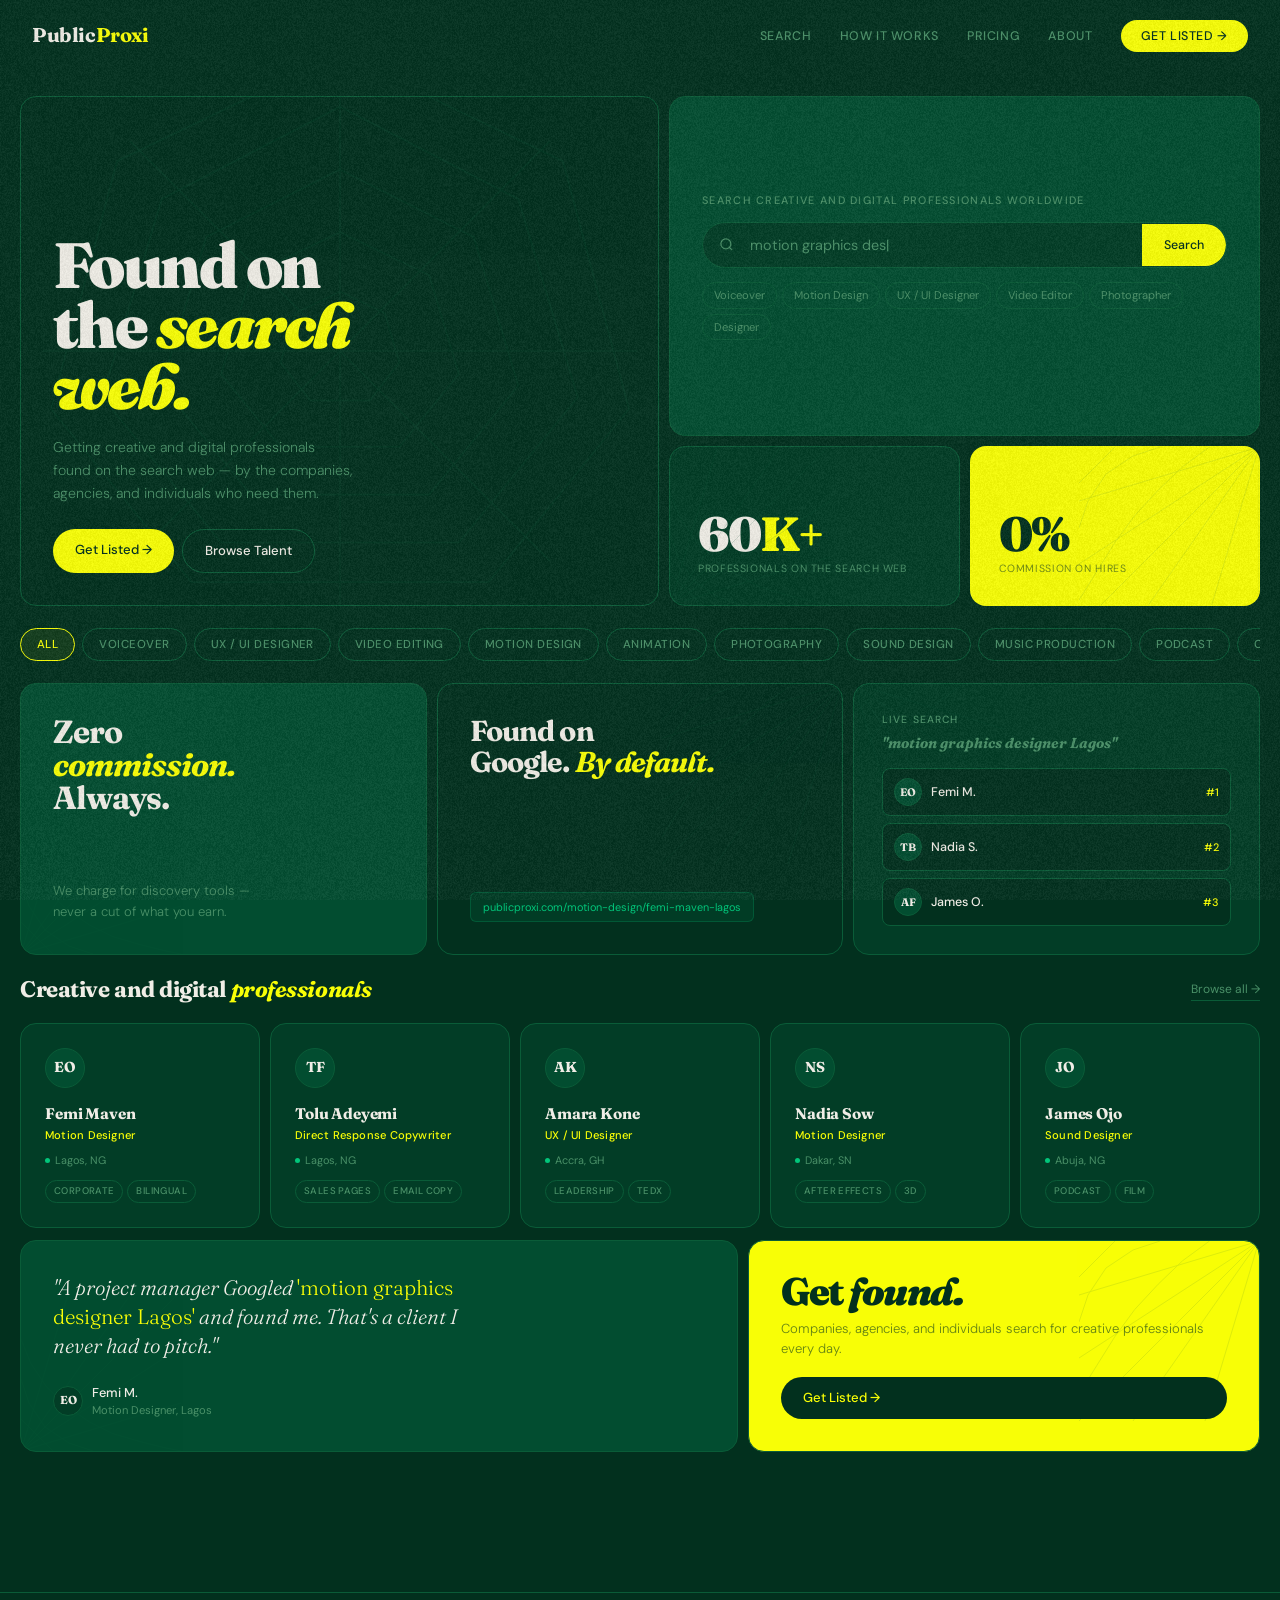
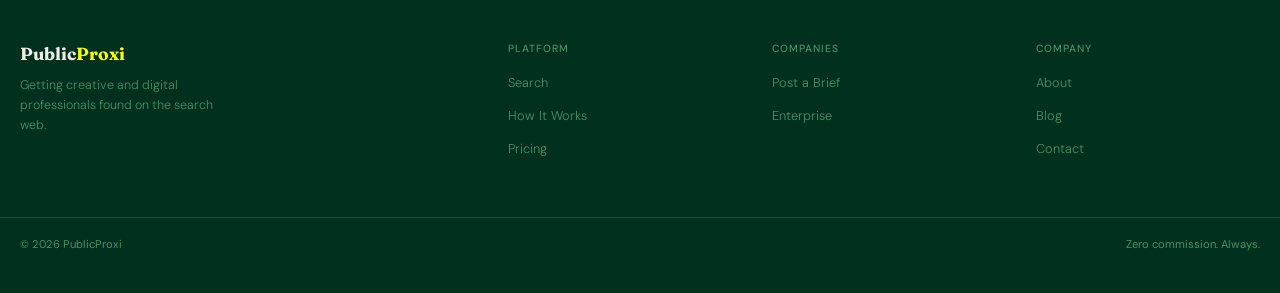
<file: index.html>
<!DOCTYPE html>
<html lang="en">
<head>
<meta charset="UTF-8"/>
<meta name="viewport" content="width=device-width,initial-scale=1.0"/>
<title>PublicProxi — Found on the Search Web</title>
<link rel="preconnect" href="https://fonts.googleapis.com"/>
<link rel="preconnect" href="https://fonts.gstatic.com" crossorigin/>
<link href="https://fonts.googleapis.com/css2?family=Fraunces:ital,opsz,wght@0,9..144,300;0,9..144,700;0,9..144,900;1,9..144,300;1,9..144,700&family=DM+Sans:wght@300;400;500&display=swap" rel="stylesheet"/>
<style>
*,*::before,*::after{box-sizing:border-box;margin:0;padding:0}
:root{--void:#02301E;--surface:#023D26;--lift:#024D30;--rule:#0A5C38;--signal:#F8FE06;--text:#F0EDE6;--muted:#4A9068;--deep:#02C57A;--radius:16px}
html{scroll-behavior:smooth}
body{background:var(--void);color:var(--text);font-family:'DM Sans',sans-serif;font-size:16px;line-height:1.5;overflow-x:hidden}
body::before {
    content: '';
    display: block;
    position: fixed;
    top: 0;
    left: 0;
    width: 100%;
    height: 100%;
    opacity: .5;
    background: url(./noise.webp);
    background-repeat: repeat;
    background-size: 257px auto;
    pointer-events: none;
    z-index: 999;
}

/* ── SHARED NAV ── */
nav{position:fixed;top:0;left:0;right:0;z-index:100;display:flex;align-items:center;justify-content:space-between;padding:20px 32px;transition:background .3s}
nav.scrolled{background:rgba(2,48,30,.92);backdrop-filter:blur(16px);border-bottom:1px solid var(--rule)}
.logo{font-family:'Fraunces',serif;font-size:1.25rem;font-weight:700;color:var(--text);text-decoration:none;letter-spacing:-.02em}
.logo em{font-style:normal;color:var(--signal)}
.nav-links{display:flex;gap:28px;list-style:none;align-items:center}
.nav-links a{color:var(--muted);text-decoration:none;font-size:.78rem;font-weight:500;letter-spacing:.05em;text-transform:uppercase;transition:color .2s}
.nav-links a:hover,.nav-links a.active{color:var(--text)}
.nav-pill{background:var(--signal);color:var(--void)!important;padding:8px 20px;border-radius:100px;font-weight:500!important;transition:opacity .2s!important}
.nav-pill:hover{opacity:.88!important}

/* ── SHARED TILE ── */
.tile{background:var(--surface);border-radius:var(--radius);border:1px solid var(--rule);overflow:hidden;position:relative}
.ti{position:relative;z-index:1;padding:32px;height:100%;display:flex;flex-direction:column}

/* ── SHARED BTNS ── */
.btn{display:inline-block;text-decoration:none;font-family:'DM Sans',sans-serif;font-size:.82rem;font-weight:500;padding:11px 22px;border-radius:100px;transition:all .2s;cursor:pointer;border:none}
.b-sig{background:var(--signal);color:var(--void)}.b-sig:hover{opacity:.88}
.b-out{background:transparent;border:1px solid var(--rule);color:var(--text)}.b-out:hover{border-color:var(--muted)}
.b-dk{background:var(--void);color:var(--signal);display:inline-block;text-decoration:none;font-family:'DM Sans',sans-serif;font-size:.82rem;font-weight:500;padding:11px 22px;border-radius:100px;transition:opacity .2s}.b-dk:hover{opacity:.85}

/* ── SHARED FOOTER ── */
.pp-footer{max-width:1320px;margin:60px auto 0;padding:48px 20px 0;border-top:1px solid var(--rule);display:grid;grid-template-columns:2fr 1fr 1fr 1fr;gap:40px}
.fl{font-family:'Fraunces',serif;font-size:1.1rem;font-weight:700;text-decoration:none;color:var(--text)}
.fl em{font-style:normal;color:var(--signal)}
.ft{font-size:.78rem;color:var(--muted);font-weight:300;margin-top:9px;line-height:1.6;max-width:200px}
.fc h4{font-size:.65rem;font-weight:500;letter-spacing:.1em;text-transform:uppercase;color:var(--muted);margin-bottom:14px}
.fc ul{list-style:none}.fc li{margin-bottom:9px}
.fc a{font-size:.8rem;color:var(--muted);text-decoration:none;transition:color .2s;font-weight:300}.fc a:hover{color:var(--text)}
.pp-fb{max-width:1320px;margin:0 auto;padding:18px 20px 40px;display:flex;align-items:center;justify-content:space-between;border-top:1px solid var(--rule);margin-top:48px}
.pp-fb p{font-size:.7rem;color:var(--muted)}

/* ── ANIM ── */
.fu{opacity:0;transform:translateY(14px);transition:opacity .5s ease,transform .5s ease}
.fu.on{opacity:1;transform:translateY(0)}

/* ── COBWEB HELPERS ── */
.web-radial{position:absolute;inset:0;pointer-events:none;z-index:0;display:flex;align-items:center;justify-content:center;opacity:.18}
.web-radial svg{width:130%;height:130%;position:absolute;top:50%;left:50%;transform:translate(-50%,-50%)}
.wc{position:absolute;pointer-events:none;z-index:0}
.wc-tr{top:0;right:0;width:180px;height:180px;opacity:.2}
.wc-bl{bottom:0;left:0;width:160px;height:160px;opacity:.2}
.wc-tl{top:0;left:0;width:150px;height:150px;opacity:.18}
.wc-br{bottom:0;right:0;width:150px;height:150px;opacity:.18}

/* ── PAGE WRAP ── */
.page{padding:0 20px 80px;max-width:1320px;margin:0 auto}

/* ── HERO ── */
.hero-wrap{padding-top:96px;margin-bottom:12px}
.g-hero{display:grid;grid-template-columns:2.2fr 1fr 1fr;grid-template-rows:340px 160px;gap:10px}
.t-hl{grid-column:1;grid-row:1/3;background:var(--void)}
.t-hl .ti{justify-content:flex-end}
.h1{font-family:'Fraunces',serif;font-size:clamp(3rem,5vw,5.6rem);font-weight:900;line-height:.94;letter-spacing:-.04em;margin-bottom:20px}
.h1 em{font-style:italic;color:var(--signal)}
.h1-sub{font-size:.88rem;color:var(--muted);font-weight:300;line-height:1.65;max-width:300px;margin-bottom:24px}
.pill-row{display:flex;gap:8px;flex-wrap:wrap}

.t-srch{grid-column:2/4;grid-row:1;background:var(--lift)}
.t-srch .ti{justify-content:center;gap:14px}
.srch-lbl{font-size:.68rem;font-weight:500;letter-spacing:.12em;text-transform:uppercase;color:var(--muted)}
.srch-shell{display:flex;align-items:center;background:var(--surface);border:1px solid var(--rule);border-radius:100px;overflow:hidden;transition:border-color .2s,box-shadow .2s}
.srch-shell:focus-within{border-color:var(--signal);box-shadow:0 0 0 3px rgba(248,254,6,.1)}
.s-ico{padding:0 16px;color:var(--muted);display:flex;align-items:center;flex-shrink:0}
.s-ico svg{width:15px;height:15px}
#sq{flex:1;background:transparent;border:none;outline:none;color:var(--text);font-family:'DM Sans',sans-serif;font-size:.9rem;padding:13px 0;caret-color:var(--signal)}
#sq::placeholder{color:var(--muted)}
.s-btn{background:var(--signal);border:none;color:var(--void);font-family:'DM Sans',sans-serif;font-size:.78rem;font-weight:500;padding:13px 22px;cursor:pointer;transition:opacity .2s;border-radius:0 100px 100px 0}
.s-btn:hover{opacity:.88}
.tags{display:flex;flex-wrap:wrap;gap:5px}
.stag{font-size:.7rem;color:var(--muted);padding:4px 11px;border:1px solid var(--rule);border-radius:100px;cursor:pointer;transition:all .2s}
.stag:hover{border-color:var(--signal);color:var(--signal)}

.t-sta{grid-column:2;grid-row:2;display:flex;flex-direction:column;justify-content:flex-end;padding:28px;overflow:hidden;position:relative}
.t-stb{grid-column:3;grid-row:2;background:var(--signal);display:flex;flex-direction:column;justify-content:flex-end;padding:28px;overflow:hidden;position:relative;border-radius:var(--radius);border:1px solid transparent}
.stat-n{font-family:'Fraunces',serif;font-size:3rem;font-weight:900;letter-spacing:-.04em;line-height:1;color:var(--text);margin-bottom:3px}
.stat-n em{font-style:normal;color:var(--signal)}
.t-stb .stat-n{color:var(--void)}.t-stb .stat-n em{color:var(--void)}
.stat-l{font-size:.66rem;color:var(--muted);font-weight:400;letter-spacing:.06em;text-transform:uppercase}
.t-stb .stat-l{color:rgba(2,48,30,.55)}

/* ── CAT SCROLL ── */
.cat-scroll{display:flex;gap:7px;overflow-x:auto;padding:10px 0;scrollbar-width:none;margin-bottom:12px}
.cat-scroll::-webkit-scrollbar{display:none}
.cat-chip{flex-shrink:0;font-size:.72rem;font-weight:500;letter-spacing:.04em;padding:7px 16px;border:1px solid var(--rule);border-radius:100px;color:var(--muted);cursor:pointer;transition:all .2s;white-space:nowrap;text-transform:uppercase}
.cat-chip:hover,.cat-chip.on{border-color:var(--signal);color:var(--signal);background:rgba(248,254,6,.06)}

/* ── MID ── */
.g-mid{display:grid;grid-template-columns:1fr 1fr 1fr;gap:10px;margin-bottom:12px}
.t-nc{grid-column:1;background:var(--lift);position:relative;overflow:hidden}
.t-nc .ti{justify-content:space-between;min-height:210px}
.nc-h{font-family:'Fraunces',serif;font-size:2rem;font-weight:700;line-height:1.02;letter-spacing:-.03em}
.nc-h em{font-style:italic;color:var(--signal)}
.nc-p{font-size:.82rem;color:var(--muted);font-weight:300;line-height:1.6;max-width:220px}
.t-goog{grid-column:2;background:var(--void);border:1px solid var(--rule);position:relative;overflow:hidden}
.t-goog .ti{justify-content:space-between;min-height:210px}
.goog-h{font-family:'Fraunces',serif;font-size:1.8rem;font-weight:700;line-height:1.05;letter-spacing:-.03em}
.goog-h em{font-style:italic;color:var(--signal)}
.goog-url{font-size:.68rem;color:var(--deep);padding:6px 12px;background:rgba(2,197,122,.08);border:1px solid rgba(2,197,122,.2);border-radius:6px;width:fit-content;word-break:break-all}
.t-rank{grid-column:3;padding:28px;background:var(--surface);border-radius:var(--radius);border:1px solid var(--rule);position:relative;overflow:hidden}
.rl{font-size:.65rem;font-weight:500;letter-spacing:.1em;text-transform:uppercase;color:var(--muted);margin-bottom:5px}
.rq{font-family:'Fraunces',serif;font-size:.9rem;font-weight:700;color:var(--muted);margin-bottom:14px;font-style:italic}
.rank-list{list-style:none;display:flex;flex-direction:column;gap:7px}
.ri{display:flex;align-items:center;gap:9px;padding:9px 11px;background:var(--void);border-radius:8px;border:1px solid var(--rule)}
.ra{width:28px;height:28px;border-radius:50%;background:var(--lift);border:1px solid var(--rule);display:flex;align-items:center;justify-content:center;font-family:'Fraunces',serif;font-size:.68rem;font-weight:700;flex-shrink:0}
.rn{font-size:.78rem;font-weight:500;flex:1}.rp{font-size:.68rem;color:var(--signal);font-weight:500}

/* ── PROFESSIONALS ── */
.g-pros{display:grid;grid-template-columns:repeat(5,1fr);gap:10px;margin-bottom:12px}
.sec-row{grid-column:1/-1;display:flex;align-items:center;justify-content:space-between;padding:6px 0}
.sec-h{font-family:'Fraunces',serif;font-size:1.4rem;font-weight:700;letter-spacing:-.02em}
.sec-h em{font-style:italic;color:var(--signal)}
.sec-a{font-size:.75rem;color:var(--muted);text-decoration:none;border-bottom:1px solid var(--rule);padding-bottom:2px;transition:color .2s,border-color .2s}
.sec-a:hover{color:var(--signal);border-color:var(--signal)}
.pc{background:var(--surface);border:1px solid var(--rule);border-radius:var(--radius);padding:24px;position:relative;overflow:hidden;text-decoration:none;color:inherit;display:flex;flex-direction:column;transition:background .2s}
.pc::after{content:'';position:absolute;bottom:0;left:0;right:0;height:2px;background:var(--signal);transform:scaleX(0);transition:transform .3s;transform-origin:left}
.pc:hover{background:var(--lift)}.pc:hover::after{transform:scaleX(1)}
.pca{width:40px;height:40px;border-radius:50%;background:var(--lift);border:1.5px solid var(--rule);display:flex;align-items:center;justify-content:center;font-family:'Fraunces',serif;font-size:.9rem;font-weight:700;color:var(--text);margin-bottom:14px}
.pcn{font-family:'Fraunces',serif;font-size:.96rem;font-weight:700;letter-spacing:-.01em;margin-bottom:2px}
.pcr{font-size:.7rem;color:var(--signal);font-weight:500;letter-spacing:.02em;margin-bottom:8px}
.pcl{font-size:.68rem;color:var(--muted);margin-bottom:12px;display:flex;align-items:center;gap:5px}
.dot{width:5px;height:5px;border-radius:50%;background:var(--deep);flex-shrink:0}
.pct{display:flex;flex-wrap:wrap;gap:4px;margin-top:auto}
.pt{font-size:.6rem;font-weight:500;letter-spacing:.04em;padding:3px 8px;border:1px solid var(--rule);border-radius:100px;color:var(--muted);text-transform:uppercase}

/* ── BOTTOM ── */
.g-bot{display:grid;grid-template-columns:1.4fr 1fr;gap:10px}
.t-testi{background:var(--lift);position:relative;overflow:hidden}
.t-testi .ti{justify-content:space-between;min-height:210px}
.tq{font-family:'Fraunces',serif;font-size:1.3rem;font-weight:300;font-style:italic;line-height:1.4;color:var(--text);max-width:440px}
.tq em{font-style:normal;color:var(--signal)}
.tw{display:flex;align-items:center;gap:9px;margin-top:20px}
.twa{width:30px;height:30px;border-radius:50%;background:var(--surface);border:1px solid var(--rule);display:flex;align-items:center;justify-content:center;font-family:'Fraunces',serif;font-size:.72rem;font-weight:700}
.twn{font-size:.8rem;font-weight:500}.twr{font-size:.7rem;color:var(--muted)}
.t-cta{background:var(--signal);position:relative;overflow:hidden}
.t-cta .ti{justify-content:space-between;min-height:210px}
.ct-h{font-family:'Fraunces',serif;font-size:2.4rem;font-weight:900;line-height:.96;letter-spacing:-.04em;color:var(--void)}
.ct-h em{font-style:italic}
.ct-p{font-size:.82rem;color:rgba(2,48,30,.6);font-weight:300;margin-top:10px;line-height:1.5}

@media(max-width:960px){
  nav{padding:16px 18px}.nav-links{display:none}
  .page{padding:0 12px 60px}
  .g-hero{grid-template-columns:1fr 1fr;grid-template-rows:auto auto auto}
  .t-hl{grid-column:1/3;grid-row:1}.t-srch{grid-column:1/3;grid-row:2}
  .t-sta{grid-column:1;grid-row:3}.t-stb{grid-column:2;grid-row:3}
  .g-mid{grid-template-columns:1fr 1fr}
  .t-nc{grid-column:1}.t-goog{grid-column:2}.t-rank{grid-column:1/3}
  .g-pros{grid-template-columns:1fr 1fr}
  .g-bot{grid-template-columns:1fr}
  .pp-footer{grid-template-columns:1fr 1fr;gap:28px}
  .pp-fb{flex-direction:column;gap:5px;text-align:center}
}
</style>
</head>
<body>

<svg width="0" height="0" style="position:absolute">
<defs>
<symbol id="wf" viewBox="0 0 400 400"><g fill="none" stroke="#0A5C38" stroke-width="1"><line x1="200" y1="200" x2="200" y2="20"/><line x1="200" y1="200" x2="327" y2="73"/><line x1="200" y1="200" x2="380" y2="200"/><line x1="200" y1="200" x2="327" y2="327"/><line x1="200" y1="200" x2="200" y2="380"/><line x1="200" y1="200" x2="73" y2="327"/><line x1="200" y1="200" x2="20" y2="200"/><line x1="200" y1="200" x2="73" y2="73"/><polygon points="200,164 227,177 236,207 218,230 182,230 164,207 173,177"/><polygon points="200,128 254,154 272,214 236,258 164,258 128,214 146,154"/><polygon points="200,90 281,131 308,221 254,287 146,287 92,221 119,131"/><polygon points="200,52 308,108 344,228 272,316 128,316 56,228 92,108"/><polygon points="200,20 335,85 375,235 290,340 110,340 25,235 65,85"/></g></symbol>
<symbol id="wtr" viewBox="0 0 200 200"><g fill="none" stroke="#0A5C38" stroke-width="1"><line x1="200" y1="0" x2="0" y2="200"/><line x1="200" y1="0" x2="60" y2="200"/><line x1="200" y1="0" x2="140" y2="200"/><line x1="200" y1="0" x2="200" y2="200"/><line x1="200" y1="0" x2="0" y2="60"/><line x1="200" y1="0" x2="0" y2="130"/><polyline points="40,0 20,20 0,40"/><polyline points="90,0 60,10 30,30 10,60 0,90"/><polyline points="145,0 115,22 88,48 62,76 40,106 20,138 0,170"/></g></symbol>
<symbol id="wbl" viewBox="0 0 200 200"><g fill="none" stroke="#0A5C38" stroke-width="1"><line x1="0" y1="200" x2="200" y2="0"/><line x1="0" y1="200" x2="140" y2="0"/><line x1="0" y1="200" x2="60" y2="0"/><line x1="0" y1="200" x2="0" y2="0"/><line x1="0" y1="200" x2="200" y2="140"/><line x1="0" y1="200" x2="200" y2="70"/><polyline points="0,160 20,180 40,200"/><polyline points="0,110 10,140 30,170 60,190 90,200"/><polyline points="0,60 12,90 32,120 58,145 86,164 114,178 148,188 180,196 200,200"/></g></symbol>
<symbol id="wtl" viewBox="0 0 200 200"><g fill="none" stroke="#0A5C38" stroke-width="1"><line x1="0" y1="0" x2="200" y2="200"/><line x1="0" y1="0" x2="200" y2="60"/><line x1="0" y1="0" x2="200" y2="140"/><line x1="0" y1="0" x2="60" y2="200"/><line x1="0" y1="0" x2="140" y2="200"/><line x1="0" y1="0" x2="0" y2="200"/><line x1="0" y1="0" x2="200" y2="0"/><polyline points="40,0 20,20 0,40"/><polyline points="90,0 65,25 40,50 20,78 0,105"/><polyline points="145,0 115,22 88,48 62,76 40,106 20,138 0,170"/></g></symbol>
</defs>
</svg>

<nav id="nav">
  <a href="index.html" class="logo">Public<em>Proxi</em></a>
  <ul class="nav-links">
    <li><a href="search.html">Search</a></li>
    <li><a href="how-it-works.html">How It Works</a></li>
    <li><a href="pricing.html">Pricing</a></li>
    <li><a href="about.html">About</a></li>
    <li><a href="search.html" class="nav-pill">Get Listed →</a></li>
  </ul>
</nav>

<div class="page">
  <div class="hero-wrap">
    <div class="g-hero">

      <div class="tile t-hl">
        <div class="web-radial"><svg><use href="#wf"/></svg></div>
        <div class="ti">
          <h1 class="h1">Found on<br>the <em>search</em><br><em>web.</em></h1>
          <p class="h1-sub">Getting creative and digital professionals found on the search web — by the companies, agencies, and individuals who need them.</p>
          <div class="pill-row">
            <a href="search.html" class="btn b-sig">Get Listed →</a>
            <a href="search.html" class="btn b-out">Browse Talent</a>
          </div>
        </div>
      </div>

      <div class="tile t-srch">
        <div class="wc wc-tr"><svg width="100%" height="100%"><use href="#wtr"/></svg></div>
        <div class="ti">
          <div class="srch-lbl">Search creative and digital professionals worldwide</div>
          <div class="srch-shell">
            <span class="s-ico"><svg viewBox="0 0 24 24" fill="none" stroke="currentColor" stroke-width="2"><circle cx="11" cy="11" r="8"/><path d="m21 21-4.35-4.35"/></svg></span>
            <input type="text" id="sq" placeholder="e.g. motion graphics designer, Lagos…" autocomplete="off"/>
            <button class="s-btn" onclick="window.location.href='search.html'">Search</button>
          </div>
          <div class="tags">
            <span class="stag">Voiceover</span>
            <span class="stag">Motion Design</span>
            <span class="stag">UX / UI Designer</span>
            <span class="stag">Video Editor</span>
            <span class="stag">Photographer</span>
            <span class="stag">Designer</span>
          </div>
        </div>
      </div>

      <div class="tile t-sta fu">
        <div class="wc wc-bl"><svg width="100%" height="100%"><use href="#wbl"/></svg></div>
        <div class="stat-n">60<em>K+</em></div>
        <div class="stat-l">Professionals on the search web</div>
      </div>

      <div class="t-stb fu">
        <div class="wc wc-tr" style="opacity:.12"><svg width="100%" height="100%" style="stroke:#02301E"><use href="#wtr"/></svg></div>
        <div class="stat-n">0<em>%</em></div>
        <div class="stat-l">Commission on hires</div>
      </div>

    </div>
  </div>

  <!-- CATEGORIES -->
  <div class="cat-scroll">
    <div class="cat-chip on">All</div>
    <div class="cat-chip">Voiceover</div>
    <div class="cat-chip">UX / UI Designer</div>
    <div class="cat-chip">Video Editing</div>
    <div class="cat-chip">Motion Design</div>
    <div class="cat-chip">Animation</div>
    <div class="cat-chip">Photography</div>
    <div class="cat-chip">Sound Design</div>
    <div class="cat-chip">Music Production</div>
    <div class="cat-chip">Podcast</div>
    <div class="cat-chip">Copywriting</div>
    <div class="cat-chip">UX / UI</div>
    <div class="cat-chip">Web Dev</div>
    <div class="cat-chip">Brand Strategy</div>
    <div class="cat-chip">Content Creator</div>
  </div>

  <!-- MID -->
  <div class="g-mid">
    <div class="tile t-nc fu">
      <div class="wc wc-bl"><svg width="100%" height="100%"><use href="#wbl"/></svg></div>
      <div class="ti">
        <div class="nc-h">Zero<br><em>commission.</em><br>Always.</div>
        <p class="nc-p">We charge for discovery tools — never a cut of what you earn.</p>
      </div>
    </div>
    <div class="tile t-goog fu">
      <div class="wc wc-tr"><svg width="100%" height="100%"><use href="#wtr"/></svg></div>
      <div class="ti">
        <div class="goog-h">Found on<br>Google. <em>By default.</em></div>
        <div class="goog-url">publicproxi.com/motion-design/femi-maven-lagos</div>
      </div>
    </div>
    <div class="t-rank fu">
      <div class="wc wc-tl" style="opacity:.15"><svg width="100%" height="100%"><use href="#wtl"/></svg></div>
      <div style="position:relative;z-index:1">
        <div class="rl">Live search</div>
        <div class="rq">"motion graphics designer Lagos"</div>
        <ul class="rank-list">
          <li class="ri"><div class="ra">EO</div><div class="rn">Femi M.</div><div class="rp">#1</div></li>
          <li class="ri"><div class="ra">TB</div><div class="rn">Nadia S.</div><div class="rp">#2</div></li>
          <li class="ri"><div class="ra">AF</div><div class="rn">James O.</div><div class="rp">#3</div></li>
        </ul>
      </div>
    </div>
  </div>

  <!-- PEOPLE -->
  <div class="g-pros">
    <div class="sec-row">
      <h2 class="sec-h">Creative and digital <em>professionals</em></h2>
      <a href="search.html" class="sec-a">Browse all →</a>
    </div>
    <a href="profile.html" class="pc fu">
      <div class="pca">EO</div>
      <div class="pcn">Femi Maven</div>
      <div class="pcr">Motion Designer</div>
      <div class="pcl"><span class="dot"></span>Lagos, NG</div>
      <div class="pct"><span class="pt">Corporate</span><span class="pt">Bilingual</span></div>
    </a>
    <a href="profile.html" class="pc fu">
      <div class="pca">TF</div>
      <div class="pcn">Tolu Adeyemi</div>
      <div class="pcr">Direct Response Copywriter</div>
      <div class="pcl"><span class="dot"></span>Lagos, NG</div>
      <div class="pct"><span class="pt">Sales Pages</span><span class="pt">Email Copy</span></div>
    </a>
    <a href="profile.html" class="pc fu">
      <div class="pca">AK</div>
      <div class="pcn">Amara Kone</div>
      <div class="pcr">UX / UI Designer</div>
      <div class="pcl"><span class="dot"></span>Accra, GH</div>
      <div class="pct"><span class="pt">Leadership</span><span class="pt">TEDx</span></div>
    </a>
    <a href="profile.html" class="pc fu">
      <div class="pca">NS</div>
      <div class="pcn">Nadia Sow</div>
      <div class="pcr">Motion Designer</div>
      <div class="pcl"><span class="dot"></span>Dakar, SN</div>
      <div class="pct"><span class="pt">After Effects</span><span class="pt">3D</span></div>
    </a>
    <a href="profile.html" class="pc fu">
      <div class="pca">JO</div>
      <div class="pcn">James Ojo</div>
      <div class="pcr">Sound Designer</div>
      <div class="pcl"><span class="dot"></span>Abuja, NG</div>
      <div class="pct"><span class="pt">Podcast</span><span class="pt">Film</span></div>
    </a>
  </div>

  <!-- BOTTOM -->
  <div class="g-bot">
    <div class="tile t-testi fu">
      <div class="wc wc-bl"><svg width="100%" height="100%"><use href="#wbl"/></svg></div>
      <div class="ti">
        <p class="tq">"A project manager Googled <em>'motion graphics designer Lagos'</em> and found me. That's a client I never had to pitch."</p>
        <div class="tw">
          <div class="twa">EO</div>
          <div><div class="twn">Femi M.</div><div class="twr">Motion Designer, Lagos</div></div>
        </div>
      </div>
    </div>
    <div class="tile t-cta fu">
      <div class="wc wc-tr" style="opacity:.12"><svg width="100%" height="100%" style="stroke:#02301E"><use href="#wtr"/></svg></div>
      <div class="ti">
        <div>
          <div class="ct-h">Get <em>found.</em></div>
          <p class="ct-p">Companies, agencies, and individuals search for creative professionals every day.</p>
        </div>
        <a href="search.html" class="b-dk">Get Listed →</a>
      </div>
    </div>
  </div>
</div>

<footer class="pp-footer">
  <div>
    <a href="index.html" class="fl">Public<em>Proxi</em></a>
    <p class="ft">Getting creative and digital professionals found on the search web.</p>
  </div>
  <div class="fc"><h4>Platform</h4><ul><li><a href="search.html">Search</a></li><li><a href="how-it-works.html">How It Works</a></li><li><a href="pricing.html">Pricing</a></li></ul></div>
  <div class="fc"><h4>Companies</h4><ul><li><a href="post-brief.html">Post a Brief</a></li><li><a href="pricing.html">Enterprise</a></li></ul></div>
  <div class="fc"><h4>Company</h4><ul><li><a href="about.html">About</a></li><li><a href="blog.html">Blog</a></li><li><a href="contact.html">Contact</a></li></ul></div>
</footer>
<div class="pp-fb">
  <p>© 2026 PublicProxi</p>
  <p>Zero commission. Always.</p>
</div>

<script>
const nav=document.getElementById('nav');
window.addEventListener('scroll',()=>nav.classList.toggle('scrolled',scrollY>60));
const queries=["motion graphics designer, Lagos…","direct response copywriter, Nigeria…","UX designer, fintech, remote…","video editor, short-form content…","brand strategist, Accra…","SEO specialist, e-commerce…","voiceover artist, warm tone…","web developer, Next.js, Lagos…","UGC creator, lifestyle brand…"];
let qi=0,ci=0,del=false;
const inp=document.getElementById('sq');
function type(){
  if(document.activeElement===inp){setTimeout(type,120);return}
  const t=queries[qi];
  if(!del){inp.placeholder=t.slice(0,ci+1)+'|';ci++;if(ci===t.length){del=true;setTimeout(type,1800);return}}
  else{inp.placeholder=t.slice(0,ci-1)+(ci>1?'|':'');ci--;if(ci===0){del=false;qi=(qi+1)%queries.length;setTimeout(type,300);return}}
  setTimeout(type,del?36:55);
}
setTimeout(type,800);
const obs=new IntersectionObserver(e=>e.forEach(x=>{if(x.isIntersecting)x.target.classList.add('on')}),{threshold:.07});
document.querySelectorAll('.fu').forEach(el=>obs.observe(el));
document.querySelectorAll('.cat-chip').forEach(c=>{
  c.addEventListener('click',()=>{document.querySelectorAll('.cat-chip').forEach(x=>x.classList.remove('on'));c.classList.add('on')});
});
</script>
</body>
</html>
</file>
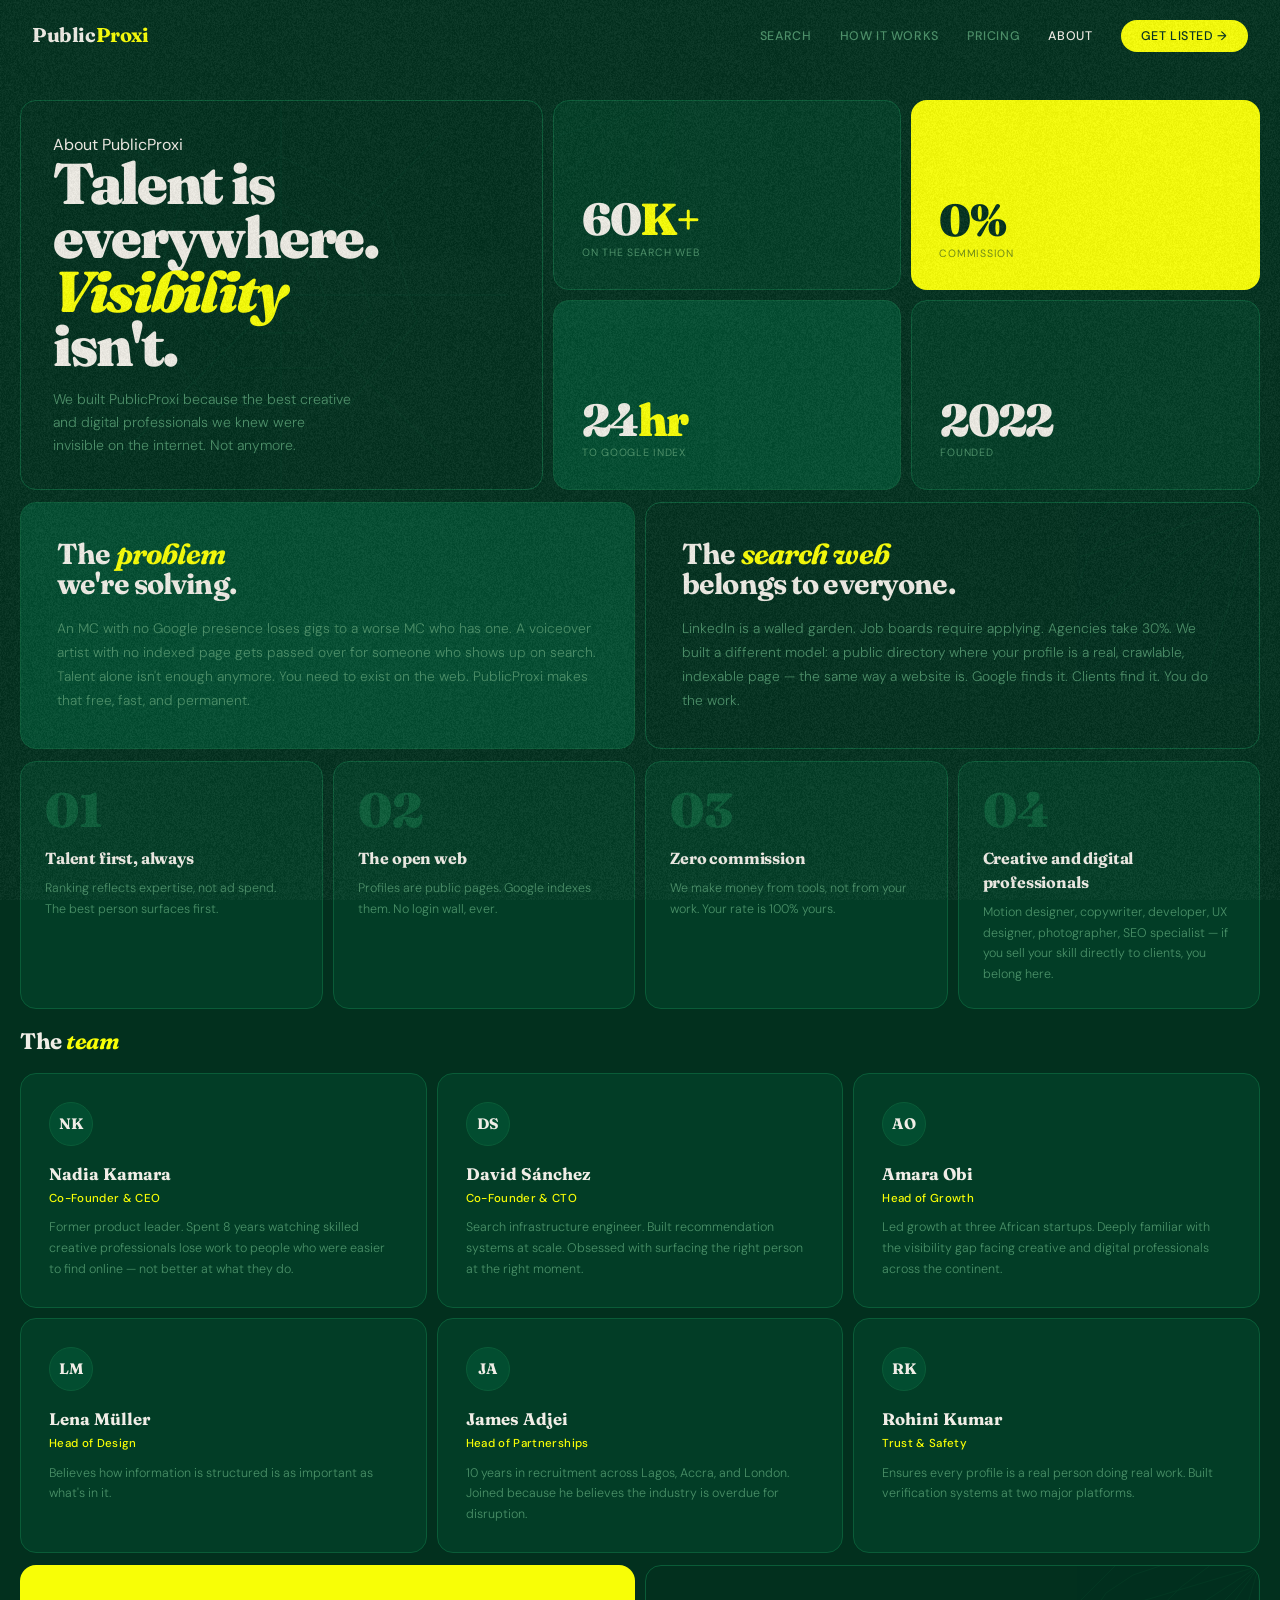
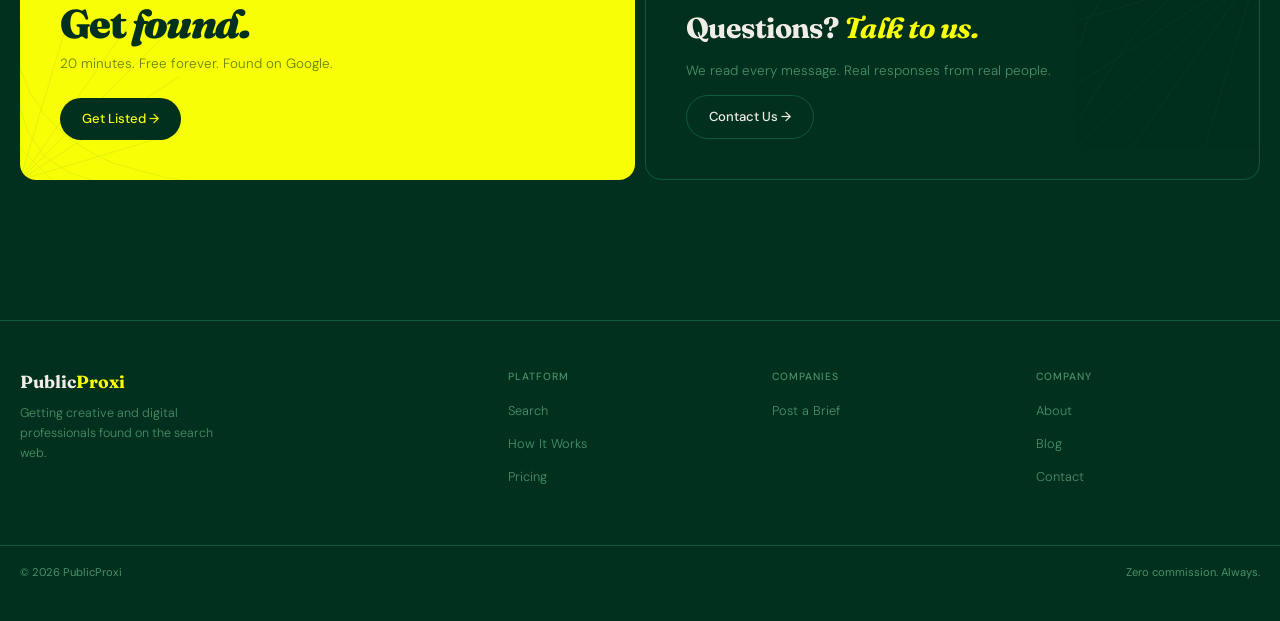
<file: about.html>
<!DOCTYPE html><html lang="en"><head><meta charset="UTF-8"/><meta name="viewport" content="width=device-width,initial-scale=1.0"/><title>About — PublicProxi</title><link rel="preconnect" href="https://fonts.googleapis.com"/><link rel="preconnect" href="https://fonts.gstatic.com" crossorigin/><link href="https://fonts.googleapis.com/css2?family=Fraunces:ital,opsz,wght@0,9..144,700;0,9..144,900;1,9..144,300;1,9..144,700&family=DM+Sans:wght@300;400;500&display=swap" rel="stylesheet"/><link rel="stylesheet" href="shared.css"/>
<style>
.page-top{padding-top:100px}
.web-radial{position:absolute;inset:0;pointer-events:none;z-index:0;opacity:.15;display:flex;align-items:center;justify-content:center}
.web-radial svg{width:130%;height:130%;position:absolute;top:50%;left:50%;transform:translate(-50%,-50%)}
.wc{position:absolute;pointer-events:none;z-index:0}
.wc-tr{top:0;right:0;width:180px;height:180px;opacity:.2}
.wc-bl{bottom:0;left:0;width:160px;height:160px;opacity:.2}
.wc-tl{top:0;left:0;width:150px;height:150px;opacity:.18}
/* HERO */
.g-about-hero{display:grid;grid-template-columns:1.5fr 1fr 1fr;grid-template-rows:auto auto;gap:10px;margin-bottom:12px}
.t-ah-hl{grid-column:1;grid-row:1/3;background:var(--void);position:relative;overflow:hidden}
.t-ah-hl .ti{justify-content:flex-end;min-height:360px}
.ah-h{font-family:'Fraunces',serif;font-size:clamp(2.5rem,4.5vw,4.5rem);font-weight:900;letter-spacing:-.04em;line-height:.94;margin-bottom:14px}
.ah-h em{font-style:italic;color:var(--signal)}
.ah-p{font-size:.88rem;color:var(--muted);font-weight:300;line-height:1.65;max-width:300px}
.t-stat{display:flex;flex-direction:column;justify-content:flex-end;padding:28px;position:relative;overflow:hidden}
.t-stata{grid-column:2;grid-row:1;background:var(--surface);border:1px solid var(--rule);border-radius:var(--radius)}
.t-statb{grid-column:3;grid-row:1;background:var(--signal);border-radius:var(--radius)}
.t-statc{grid-column:2;grid-row:2;background:var(--lift);border:1px solid var(--rule);border-radius:var(--radius)}
.t-statd{grid-column:3;grid-row:2;background:var(--surface);border:1px solid var(--rule);border-radius:var(--radius)}
.sn{font-family:'Fraunces',serif;font-size:2.8rem;font-weight:900;letter-spacing:-.04em;line-height:1;margin-bottom:3px}
.sn em{font-style:normal;color:var(--signal)}
.t-statb .sn{color:var(--void)}.t-statb .sn em{color:var(--void)}
.sl{font-size:.66rem;color:var(--muted);text-transform:uppercase;letter-spacing:.07em}
.t-statb .sl{color:rgba(2,48,30,.55)}
/* MANIFESTO */
.g-manifesto{display:grid;grid-template-columns:1fr 1fr;gap:10px;margin-bottom:12px}
.t-mani{background:var(--lift);border-radius:var(--radius);border:1px solid var(--rule);padding:36px;position:relative;overflow:hidden}
.mani-h{font-family:'Fraunces',serif;font-size:1.8rem;font-weight:700;letter-spacing:-.03em;line-height:1.05;margin-bottom:16px}
.mani-h em{font-style:italic;color:var(--signal)}
.mani-p{font-size:.86rem;color:var(--muted);line-height:1.75;font-weight:300}
/* BELIEFS */
.g-beliefs{display:grid;grid-template-columns:repeat(4,1fr);gap:10px;margin-bottom:12px}
.belief{background:var(--surface);border:1px solid var(--rule);border-radius:var(--radius);padding:24px;position:relative;overflow:hidden;transition:background .2s}
.belief:hover{background:var(--lift)}
.belief-n{font-family:'Fraunces',serif;font-size:3rem;font-weight:900;color:var(--rule);line-height:1;margin-bottom:12px;transition:color .3s}
.belief:hover .belief-n{color:var(--signal)}
.belief-h{font-family:'Fraunces',serif;font-size:1rem;font-weight:700;letter-spacing:-.01em;margin-bottom:8px}
.belief-p{font-size:.78rem;color:var(--muted);line-height:1.65;font-weight:300}
/* TEAM */
.g-team{display:grid;grid-template-columns:repeat(3,1fr);gap:10px;margin-bottom:12px}
.team-label{grid-column:1/-1;padding:4px 0}
.tcard{background:var(--surface);border:1px solid var(--rule);border-radius:var(--radius);padding:28px;transition:background .2s}
.tcard:hover{background:var(--lift)}
.tc-avi{width:44px;height:44px;border-radius:50%;background:var(--lift);border:1.5px solid var(--rule);display:flex;align-items:center;justify-content:center;font-family:'Fraunces',serif;font-size:.95rem;font-weight:700;margin-bottom:16px}
.tc-name{font-family:'Fraunces',serif;font-size:1.05rem;font-weight:700;margin-bottom:3px}
.tc-role{font-size:.72rem;color:var(--signal);font-weight:500;letter-spacing:.03em;margin-bottom:10px}
.tc-bio{font-size:.78rem;color:var(--muted);line-height:1.65;font-weight:300}
/* CTA */
.g-acta{display:grid;grid-template-columns:1fr 1fr;gap:10px}
.acta-sig{background:var(--signal);border-radius:var(--radius);padding:40px;position:relative;overflow:hidden}
.acta-h{font-family:'Fraunces',serif;font-size:2.5rem;font-weight:900;line-height:.96;letter-spacing:-.04em;color:var(--void);margin-bottom:10px}
.acta-h em{font-style:italic}
.acta-p{font-size:.84rem;color:rgba(2,48,30,.6);font-weight:300;margin-bottom:24px}
.acta-dark{background:var(--void);border-radius:var(--radius);padding:40px;border:1px solid var(--rule);position:relative;overflow:hidden;display:flex;flex-direction:column;justify-content:space-between}
.acta-dh{font-family:'Fraunces',serif;font-size:1.8rem;font-weight:700;letter-spacing:-.02em;margin-bottom:10px}
.acta-dh em{font-style:italic;color:var(--signal)}
.acta-dp{font-size:.84rem;color:var(--muted);font-weight:300;line-height:1.6}
@media(max-width:900px){
  .g-about-hero{grid-template-columns:1fr 1fr}
  .t-ah-hl{grid-column:1/3}
  .g-manifesto,.g-acta{grid-template-columns:1fr}
  .g-beliefs{grid-template-columns:1fr 1fr}
  .g-team{grid-template-columns:1fr 1fr}
}
</style></head><body>
<svg width="0" height="0" style="position:absolute"><defs>
<symbol id="wf" viewBox="0 0 400 400"><g fill="none" stroke="#0A5C38" stroke-width="1"><line x1="200" y1="200" x2="200" y2="20"/><line x1="200" y1="200" x2="327" y2="73"/><line x1="200" y1="200" x2="380" y2="200"/><line x1="200" y1="200" x2="327" y2="327"/><line x1="200" y1="200" x2="200" y2="380"/><line x1="200" y1="200" x2="73" y2="327"/><line x1="200" y1="200" x2="20" y2="200"/><line x1="200" y1="200" x2="73" y2="73"/><polygon points="200,164 227,177 236,207 218,230 182,230 164,207 173,177"/><polygon points="200,128 254,154 272,214 236,258 164,258 128,214 146,154"/><polygon points="200,90 281,131 308,221 254,287 146,287 92,221 119,131"/></g></symbol>
<symbol id="wtr" viewBox="0 0 200 200"><g fill="none" stroke="#0A5C38" stroke-width="1"><line x1="200" y1="0" x2="0" y2="200"/><line x1="200" y1="0" x2="60" y2="200"/><line x1="200" y1="0" x2="140" y2="200"/><line x1="200" y1="0" x2="200" y2="200"/><line x1="200" y1="0" x2="0" y2="60"/><line x1="200" y1="0" x2="0" y2="130"/><polyline points="40,0 20,20 0,40"/><polyline points="90,0 60,10 30,30 10,60 0,90"/><polyline points="145,0 115,22 88,48 62,76 40,106 20,138 0,170"/></g></symbol>
<symbol id="wbl" viewBox="0 0 200 200"><g fill="none" stroke="#0A5C38" stroke-width="1"><line x1="0" y1="200" x2="200" y2="0"/><line x1="0" y1="200" x2="140" y2="0"/><line x1="0" y1="200" x2="60" y2="0"/><line x1="0" y1="200" x2="0" y2="0"/><line x1="0" y1="200" x2="200" y2="140"/><line x1="0" y1="200" x2="200" y2="70"/><polyline points="0,160 20,180 40,200"/><polyline points="0,110 10,140 30,170 60,190 90,200"/><polyline points="0,60 12,90 32,120 58,145 86,164 114,178 148,188 180,196 200,200"/></g></symbol>
</defs></svg>
<nav id="nav"><a href="index.html" class="logo">Public<em>Proxi</em></a><ul class="nav-links"><li><a href="search.html">Search</a></li><li><a href="how-it-works.html">How It Works</a></li><li><a href="pricing.html">Pricing</a></li><li><a href="about.html" class="active">About</a></li><li><a href="search.html" class="nav-pill">Get Listed →</a></li></ul></nav>
<div class="page"><div class="page-top">
<div class="g-about-hero">
  <div class="tile t-ah-hl">
    <div class="web-radial"><svg><use href="#wf"/></svg></div>
    <div class="ti">
      <div class="eyebrow">About PublicProxi</div>
      <h1 class="ah-h">Talent is<br>everywhere.<br><em>Visibility</em><br>isn't.</h1>
      <p class="ah-p">We built PublicProxi because the best creative and digital professionals we knew were invisible on the internet. Not anymore.</p>
    </div>
  </div>
  <div class="t-stat t-stata fu"><div class="wc wc-tl" style="width:120px;height:120px"><svg width="100%" height="100%"><use href="#wtr"/></svg></div><div class="sn" style="position:relative;z-index:1">60<em>K+</em></div><div class="sl" style="position:relative;z-index:1">On the search web</div></div>
  <div class="t-stat t-statb fu"><div class="sn">0<em>%</em></div><div class="sl">Commission</div></div>
  <div class="t-stat t-statc fu"><div class="wc wc-bl"><svg width="100%" height="100%"><use href="#wbl"/></svg></div><div class="sn" style="position:relative;z-index:1">24<em>hr</em></div><div class="sl" style="position:relative;z-index:1">To Google index</div></div>
  <div class="t-stat t-statd fu"><div class="sn">2022</div><div class="sl">Founded</div></div>
</div>
<!-- MANIFESTO -->
<div class="g-manifesto">
  <div class="t-mani fu">
    <div class="wc wc-bl"><svg width="100%" height="100%"><use href="#wbl"/></svg></div>
    <div style="position:relative;z-index:1">
      <div class="mani-h">The <em>problem</em><br>we're solving.</div>
      <p class="mani-p">An MC with no Google presence loses gigs to a worse MC who has one. A voiceover artist with no indexed page gets passed over for someone who shows up on search. Talent alone isn't enough anymore. You need to exist on the web. PublicProxi makes that free, fast, and permanent.</p>
    </div>
  </div>
  <div class="t-mani fu" style="background:var(--void);border-color:var(--rule)">
    <div class="wc wc-tr"><svg width="100%" height="100%"><use href="#wtr"/></svg></div>
    <div style="position:relative;z-index:1">
      <div class="mani-h">The <em>search web</em><br>belongs to everyone.</div>
      <p class="mani-p">LinkedIn is a walled garden. Job boards require applying. Agencies take 30%. We built a different model: a public directory where your profile is a real, crawlable, indexable page — the same way a website is. Google finds it. Clients find it. You do the work.</p>
    </div>
  </div>
</div>
<!-- BELIEFS -->
<div class="g-beliefs">
  <div class="belief fu"><div class="belief-n">01</div><div class="belief-h">Talent first, always</div><p class="belief-p">Ranking reflects expertise, not ad spend. The best person surfaces first.</p></div>
  <div class="belief fu"><div class="belief-n">02</div><div class="belief-h">The open web</div><p class="belief-p">Profiles are public pages. Google indexes them. No login wall, ever.</p></div>
  <div class="belief fu"><div class="belief-n">03</div><div class="belief-h">Zero commission</div><p class="belief-p">We make money from tools, not from your work. Your rate is 100% yours.</p></div>
  <div class="belief fu"><div class="belief-n">04</div><div class="belief-h">Creative and digital professionals</div><p class="belief-p">Motion designer, copywriter, developer, UX designer, photographer, SEO specialist — if you sell your skill directly to clients, you belong here.</p></div>
</div>
<!-- TEAM -->
<div class="g-team">
  <div class="team-label"><h2 class="sec-h">The <em>team</em></h2></div>
  <div class="tcard fu"><div class="tc-avi">NK</div><div class="tc-name">Nadia Kamara</div><div class="tc-role">Co-Founder & CEO</div><p class="tc-bio">Former product leader. Spent 8 years watching skilled creative professionals lose work to people who were easier to find online — not better at what they do.</p></div>
  <div class="tcard fu"><div class="tc-avi">DS</div><div class="tc-name">David Sánchez</div><div class="tc-role">Co-Founder & CTO</div><p class="tc-bio">Search infrastructure engineer. Built recommendation systems at scale. Obsessed with surfacing the right person at the right moment.</p></div>
  <div class="tcard fu"><div class="tc-avi">AO</div><div class="tc-name">Amara Obi</div><div class="tc-role">Head of Growth</div><p class="tc-bio">Led growth at three African startups. Deeply familiar with the visibility gap facing creative and digital professionals across the continent.</p></div>
  <div class="tcard fu"><div class="tc-avi">LM</div><div class="tc-name">Lena Müller</div><div class="tc-role">Head of Design</div><p class="tc-bio">Believes how information is structured is as important as what's in it.</p></div>
  <div class="tcard fu"><div class="tc-avi">JA</div><div class="tc-name">James Adjei</div><div class="tc-role">Head of Partnerships</div><p class="tc-bio">10 years in recruitment across Lagos, Accra, and London. Joined because he believes the industry is overdue for disruption.</p></div>
  <div class="tcard fu"><div class="tc-avi">RK</div><div class="tc-name">Rohini Kumar</div><div class="tc-role">Trust & Safety</div><p class="tc-bio">Ensures every profile is a real person doing real work. Built verification systems at two major platforms.</p></div>
</div>
<!-- CTA -->
<div class="g-acta">
  <div class="acta-sig fu">
    <div class="wc wc-bl" style="opacity:.1"><svg width="100%" height="100%" style="stroke:#02301E"><use href="#wbl"/></svg></div>
    <div style="position:relative;z-index:1">
      <div class="acta-h">Get <em>found.</em></div>
      <p class="acta-p">20 minutes. Free forever. Found on Google.</p>
      <a href="search.html" class="btn b-dk" style="background:var(--void);color:var(--signal)">Get Listed →</a>
    </div>
  </div>
  <div class="acta-dark fu">
    <div class="wc wc-tr"><svg width="100%" height="100%"><use href="#wtr"/></svg></div>
    <div style="position:relative;z-index:1">
      <div class="acta-dh">Questions? <em>Talk to us.</em></div>
      <p class="acta-dp">We read every message. Real responses from real people.</p>
    </div>
    <a href="contact.html" class="btn b-out" style="width:fit-content;position:relative;z-index:1">Contact Us →</a>
  </div>
</div>
</div></div>
<footer class="pp-footer"><div><a href="index.html" class="fl">Public<em>Proxi</em></a><p class="ft">Getting creative and digital professionals found on the search web.</p></div><div class="fc"><h4>Platform</h4><ul><li><a href="search.html">Search</a></li><li><a href="how-it-works.html">How It Works</a></li><li><a href="pricing.html">Pricing</a></li></ul></div><div class="fc"><h4>Companies</h4><ul><li><a href="post-brief.html">Post a Brief</a></li></ul></div><div class="fc"><h4>Company</h4><ul><li><a href="about.html">About</a></li><li><a href="blog.html">Blog</a></li><li><a href="contact.html">Contact</a></li></ul></div></footer>
<div class="pp-fb"><p>© 2026 PublicProxi</p><p>Zero commission. Always.</p></div>
<script>const nav=document.getElementById('nav');window.addEventListener('scroll',()=>nav.classList.toggle('scrolled',scrollY>60));const obs=new IntersectionObserver(e=>e.forEach(x=>{if(x.isIntersecting)x.target.classList.add('on')}),{threshold:.07});document.querySelectorAll('.fu').forEach(el=>obs.observe(el));</script>
</body></html>
</file>
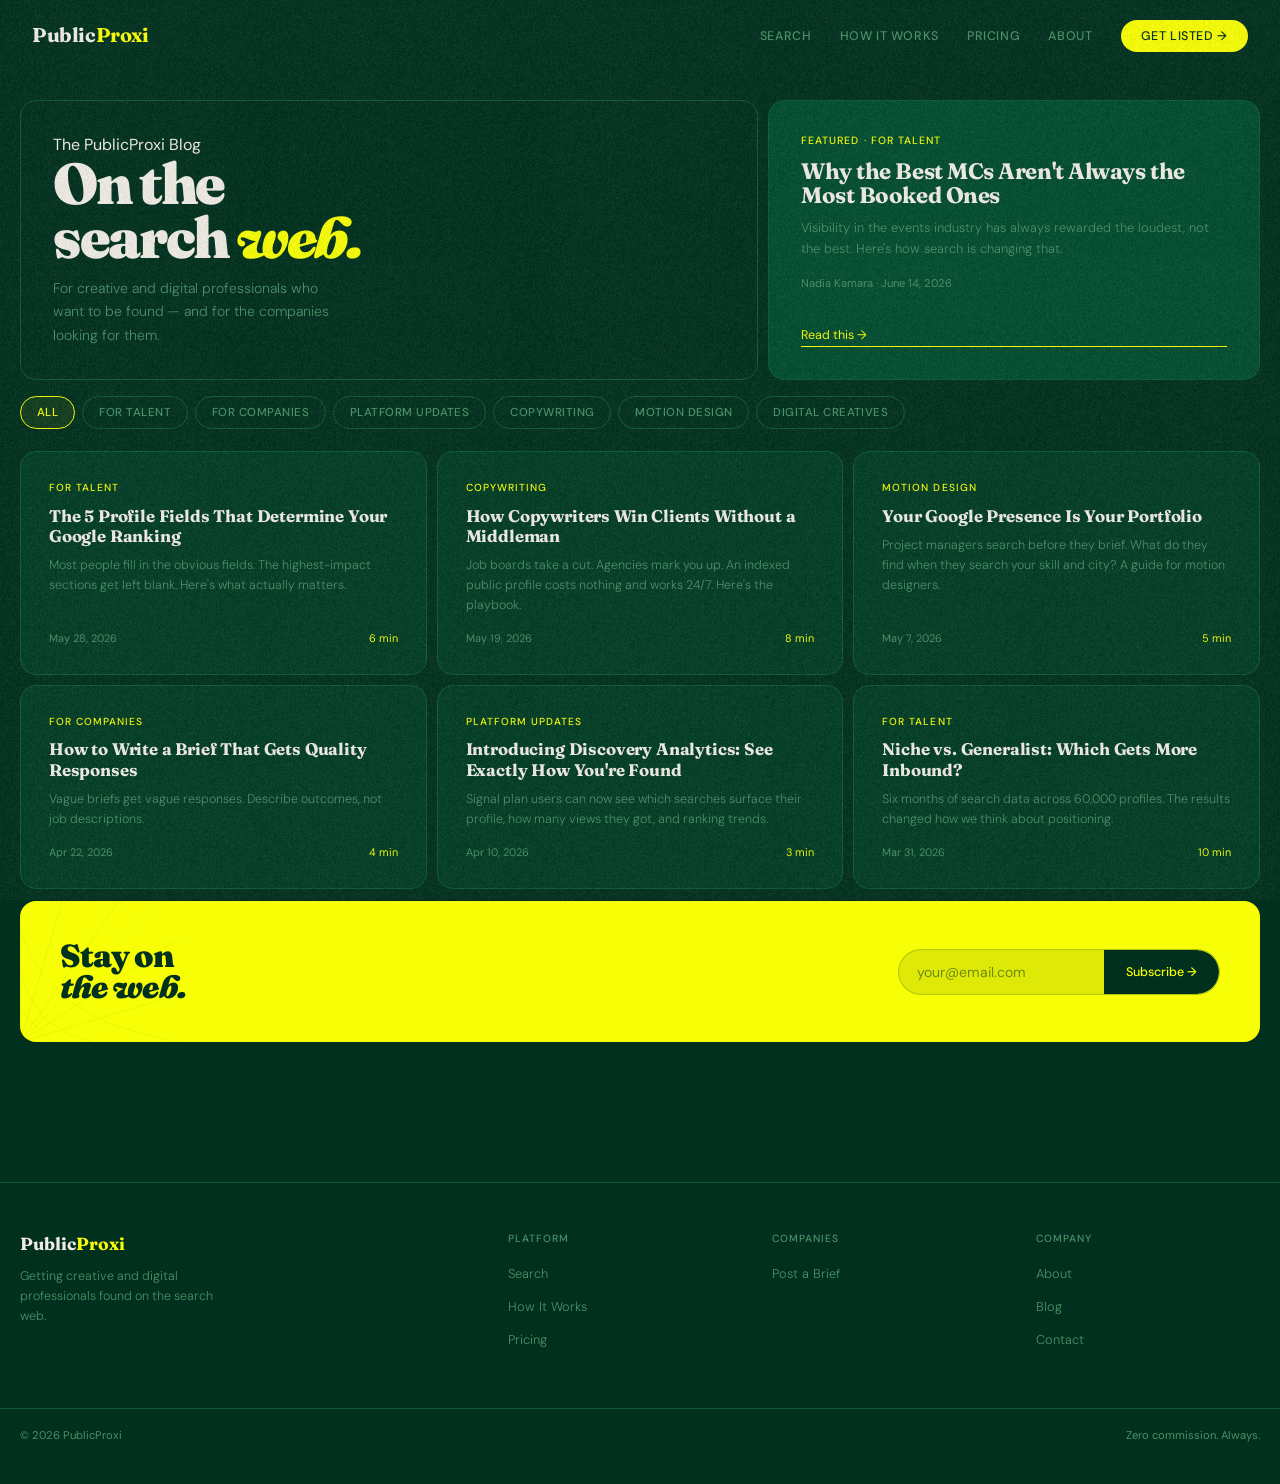
<file: blog.html>
<!DOCTYPE html><html lang="en"><head><meta charset="UTF-8"/><meta name="viewport" content="width=device-width,initial-scale=1.0"/><title>Blog — PublicProxi</title><link rel="preconnect" href="https://fonts.googleapis.com"/><link rel="preconnect" href="https://fonts.gstatic.com" crossorigin/><link href="https://fonts.googleapis.com/css2?family=Fraunces:ital,opsz,wght@0,9..144,700;0,9..144,900;1,9..144,300;1,9..144,700&family=DM+Sans:wght@300;400;500&display=swap" rel="stylesheet"/><link rel="stylesheet" href="shared.css"/>
<style>
.page-top{padding-top:100px}
.web-radial{position:absolute;inset:0;pointer-events:none;z-index:0;opacity:.15;display:flex;align-items:center;justify-content:center}
.web-radial svg{width:130%;height:130%;position:absolute;top:50%;left:50%;transform:translate(-50%,-50%)}
.wc{position:absolute;pointer-events:none;z-index:0}
.wc-tr{top:0;right:0;width:180px;height:180px;opacity:.2}
.wc-bl{bottom:0;left:0;width:160px;height:160px;opacity:.2}
/* HERO */
.g-blog-hero{display:grid;grid-template-columns:1.5fr 1fr;gap:10px;margin-bottom:12px}
.t-blog-hl{background:var(--void);position:relative;overflow:hidden}
.t-blog-hl .ti{justify-content:flex-end;min-height:240px}
.blog-h{font-family:'Fraunces',serif;font-size:clamp(2.5rem,4.5vw,4.5rem);font-weight:900;letter-spacing:-.04em;line-height:.94;margin-bottom:12px}
.blog-h em{font-style:italic;color:var(--signal)}
.blog-sub{font-size:.88rem;color:var(--muted);font-weight:300;line-height:1.65;max-width:280px}
/* FEATURED */
.t-featured{background:var(--lift);position:relative;overflow:hidden}
.t-featured .ti{justify-content:space-between;min-height:240px}
.feat-cat{font-size:.66rem;font-weight:500;letter-spacing:.1em;text-transform:uppercase;color:var(--signal);margin-bottom:10px}
.feat-h{font-family:'Fraunces',serif;font-size:1.4rem;font-weight:700;letter-spacing:-.02em;line-height:1.1;margin-bottom:10px}
.feat-p{font-size:.8rem;color:var(--muted);line-height:1.6;font-weight:300;margin-bottom:16px}
.feat-meta{font-size:.7rem;color:var(--muted)}
.read-link{font-size:.78rem;color:var(--signal);text-decoration:none;border-bottom:1px solid var(--signal);padding-bottom:1px}
/* CATEGORY FILTER */
.cat-scroll{display:flex;gap:7px;overflow-x:auto;padding:4px 0 10px;scrollbar-width:none;margin-bottom:12px}
.cat-scroll::-webkit-scrollbar{display:none}
.cc{flex-shrink:0;font-size:.72rem;font-weight:500;letter-spacing:.04em;padding:7px 16px;border:1px solid var(--rule);border-radius:100px;color:var(--muted);cursor:pointer;transition:all .2s;white-space:nowrap;text-transform:uppercase}
.cc:hover,.cc.on{border-color:var(--signal);color:var(--signal);background:rgba(248,254,6,.06)}
/* GRID */
.g-articles{display:grid;grid-template-columns:repeat(3,1fr);gap:10px;margin-bottom:12px}
.article{background:var(--surface);border:1px solid var(--rule);border-radius:var(--radius);padding:28px;position:relative;overflow:hidden;text-decoration:none;color:inherit;display:flex;flex-direction:column;transition:background .2s}
.article::after{content:'';position:absolute;bottom:0;left:0;right:0;height:2px;background:var(--signal);transform:scaleX(0);transition:transform .3s;transform-origin:left}
.article:hover{background:var(--lift)}.article:hover::after{transform:scaleX(1)}
.art-cat{font-size:.64rem;font-weight:500;letter-spacing:.1em;text-transform:uppercase;color:var(--signal);margin-bottom:10px}
.art-h{font-family:'Fraunces',serif;font-size:1.05rem;font-weight:700;letter-spacing:-.01em;line-height:1.2;margin-bottom:10px}
.art-p{font-size:.78rem;color:var(--muted);line-height:1.6;font-weight:300;margin-bottom:14px;flex:1}
.art-meta{display:flex;justify-content:space-between;font-size:.68rem;color:var(--muted)}
.art-time{color:var(--signal)}
/* NEWSLETTER */
.t-nl{background:var(--signal);border-radius:var(--radius);padding:40px;display:flex;align-items:center;justify-content:space-between;gap:24px;position:relative;overflow:hidden}
.nl-h{font-family:'Fraunces',serif;font-size:2rem;font-weight:900;line-height:.96;letter-spacing:-.03em;color:var(--void)}
.nl-h em{font-style:italic}
.nl-form{display:flex;gap:0;background:rgba(2,48,30,.1);border:1px solid rgba(2,48,30,.2);border-radius:100px;overflow:hidden;min-width:320px}
.nl-form input{flex:1;background:transparent;border:none;outline:none;color:var(--void);font-family:'DM Sans',sans-serif;font-size:.88rem;padding:13px 18px}
.nl-form input::placeholder{color:rgba(2,48,30,.5)}
.nl-form button{background:var(--void);border:none;color:var(--signal);font-family:'DM Sans',sans-serif;font-size:.78rem;font-weight:500;padding:13px 22px;cursor:pointer;border-radius:0 100px 100px 0;transition:opacity .2s}
.nl-form button:hover{opacity:.85}
@media(max-width:900px){
  .g-blog-hero{grid-template-columns:1fr}
  .g-articles{grid-template-columns:1fr 1fr}
  .t-nl{flex-direction:column;align-items:flex-start}
  .nl-form{min-width:100%;width:100%}
}
</style></head><body>
<svg width="0" height="0" style="position:absolute"><defs>
<symbol id="wf" viewBox="0 0 400 400"><g fill="none" stroke="#0A5C38" stroke-width="1"><line x1="200" y1="200" x2="200" y2="20"/><line x1="200" y1="200" x2="327" y2="73"/><line x1="200" y1="200" x2="380" y2="200"/><line x1="200" y1="200" x2="327" y2="327"/><line x1="200" y1="200" x2="200" y2="380"/><line x1="200" y1="200" x2="73" y2="327"/><line x1="200" y1="200" x2="20" y2="200"/><line x1="200" y1="200" x2="73" y2="73"/><polygon points="200,164 227,177 236,207 218,230 182,230 164,207 173,177"/><polygon points="200,128 254,154 272,214 236,258 164,258 128,214 146,154"/></g></symbol>
<symbol id="wtr" viewBox="0 0 200 200"><g fill="none" stroke="#0A5C38" stroke-width="1"><line x1="200" y1="0" x2="0" y2="200"/><line x1="200" y1="0" x2="60" y2="200"/><line x1="200" y1="0" x2="140" y2="200"/><line x1="200" y1="0" x2="200" y2="200"/><line x1="200" y1="0" x2="0" y2="60"/><line x1="200" y1="0" x2="0" y2="130"/><polyline points="40,0 20,20 0,40"/><polyline points="90,0 60,10 30,30 10,60 0,90"/><polyline points="145,0 115,22 88,48 62,76 40,106 20,138 0,170"/></g></symbol>
<symbol id="wbl" viewBox="0 0 200 200"><g fill="none" stroke="#0A5C38" stroke-width="1"><line x1="0" y1="200" x2="200" y2="0"/><line x1="0" y1="200" x2="140" y2="0"/><line x1="0" y1="200" x2="60" y2="0"/><line x1="0" y1="200" x2="0" y2="0"/><line x1="0" y1="200" x2="200" y2="140"/><line x1="0" y1="200" x2="200" y2="70"/><polyline points="0,160 20,180 40,200"/><polyline points="0,110 10,140 30,170 60,190 90,200"/><polyline points="0,60 12,90 32,120 58,145 86,164 114,178 148,188 180,196 200,200"/></g></symbol>
</defs></svg>
<nav id="nav"><a href="index.html" class="logo">Public<em>Proxi</em></a><ul class="nav-links"><li><a href="search.html">Search</a></li><li><a href="how-it-works.html">How It Works</a></li><li><a href="pricing.html">Pricing</a></li><li><a href="about.html">About</a></li><li><a href="search.html" class="nav-pill">Get Listed →</a></li></ul></nav>
<div class="page"><div class="page-top">
<div class="g-blog-hero">
  <div class="tile t-blog-hl">
    <div class="web-radial"><svg><use href="#wf"/></svg></div>
    <div class="ti">
      <div class="eyebrow">The PublicProxi Blog</div>
      <h1 class="blog-h">On the<br>search <em>web.</em></h1>
      <p class="blog-sub">For creative and digital professionals who want to be found — and for the companies looking for them.</p>
    </div>
  </div>
  <div class="tile t-featured fu">
    <div class="wc wc-tr"><svg width="100%" height="100%"><use href="#wtr"/></svg></div>
    <div class="ti">
      <div>
        <div class="feat-cat">Featured · For Talent</div>
        <div class="feat-h">Why the Best MCs Aren't Always the Most Booked Ones</div>
        <p class="feat-p">Visibility in the events industry has always rewarded the loudest, not the best. Here's how search is changing that.</p>
        <div class="feat-meta">Nadia Kamara · June 14, 2026</div>
      </div>
      <a href="#" class="read-link">Read this →</a>
    </div>
  </div>
</div>
<!-- CATS -->
<div class="cat-scroll">
  <div class="cc on">All</div><div class="cc">For Talent</div><div class="cc">For Companies</div><div class="cc">Platform Updates</div><div class="cc">Copywriting</div><div class="cc">Motion Design</div><div class="cc">Digital Creatives</div>
</div>
<!-- ARTICLES -->
<div class="g-articles">
  <a href="#" class="article fu"><div class="art-cat">For Talent</div><div class="art-h">The 5 Profile Fields That Determine Your Google Ranking</div><p class="art-p">Most people fill in the obvious fields. The highest-impact sections get left blank. Here's what actually matters.</p><div class="art-meta"><span>May 28, 2026</span><span class="art-time">6 min</span></div></a>
  <a href="#" class="article fu"><div class="art-cat">Copywriting</div><div class="art-h">How Copywriters Win Clients Without a Middleman</div><p class="art-p">Job boards take a cut. Agencies mark you up. An indexed public profile costs nothing and works 24/7. Here's the playbook.</p><div class="art-meta"><span>May 19, 2026</span><span class="art-time">8 min</span></div></a>
  <a href="#" class="article fu"><div class="art-cat">Motion Design</div><div class="art-h">Your Google Presence Is Your Portfolio</div><p class="art-p">Project managers search before they brief. What do they find when they search your skill and city? A guide for motion designers.</p><div class="art-meta"><span>May 7, 2026</span><span class="art-time">5 min</span></div></a>
  <a href="#" class="article fu"><div class="art-cat">For Companies</div><div class="art-h">How to Write a Brief That Gets Quality Responses</div><p class="art-p">Vague briefs get vague responses. Describe outcomes, not job descriptions.</p><div class="art-meta"><span>Apr 22, 2026</span><span class="art-time">4 min</span></div></a>
  <a href="#" class="article fu"><div class="art-cat">Platform Updates</div><div class="art-h">Introducing Discovery Analytics: See Exactly How You're Found</div><p class="art-p">Signal plan users can now see which searches surface their profile, how many views they got, and ranking trends.</p><div class="art-meta"><span>Apr 10, 2026</span><span class="art-time">3 min</span></div></a>
  <a href="#" class="article fu"><div class="art-cat">For Talent</div><div class="art-h">Niche vs. Generalist: Which Gets More Inbound?</div><p class="art-p">Six months of search data across 60,000 profiles. The results changed how we think about positioning.</p><div class="art-meta"><span>Mar 31, 2026</span><span class="art-time">10 min</span></div></a>
</div>
<!-- NEWSLETTER -->
<div class="t-nl fu">
  <div class="wc wc-bl" style="opacity:.08"><svg width="100%" height="100%" style="stroke:#02301E"><use href="#wbl"/></svg></div>
  <div class="nl-h" style="position:relative;z-index:1">Stay on<br><em>the web.</em></div>
  <div class="nl-form" style="position:relative;z-index:1">
    <input type="email" placeholder="your@email.com"/>
    <button>Subscribe →</button>
  </div>
</div>
</div></div>
<footer class="pp-footer"><div><a href="index.html" class="fl">Public<em>Proxi</em></a><p class="ft">Getting creative and digital professionals found on the search web.</p></div><div class="fc"><h4>Platform</h4><ul><li><a href="search.html">Search</a></li><li><a href="how-it-works.html">How It Works</a></li><li><a href="pricing.html">Pricing</a></li></ul></div><div class="fc"><h4>Companies</h4><ul><li><a href="post-brief.html">Post a Brief</a></li></ul></div><div class="fc"><h4>Company</h4><ul><li><a href="about.html">About</a></li><li><a href="blog.html">Blog</a></li><li><a href="contact.html">Contact</a></li></ul></div></footer>
<div class="pp-fb"><p>© 2026 PublicProxi</p><p>Zero commission. Always.</p></div>
<script>const nav=document.getElementById('nav');window.addEventListener('scroll',()=>nav.classList.toggle('scrolled',scrollY>60));const obs=new IntersectionObserver(e=>e.forEach(x=>{if(x.isIntersecting)x.target.classList.add('on')}),{threshold:.07});document.querySelectorAll('.fu').forEach(el=>obs.observe(el));document.querySelectorAll('.cc').forEach(c=>{c.addEventListener('click',()=>{document.querySelectorAll('.cc').forEach(x=>x.classList.remove('on'));c.classList.add('on')});});</script>
</body></html>
</file>
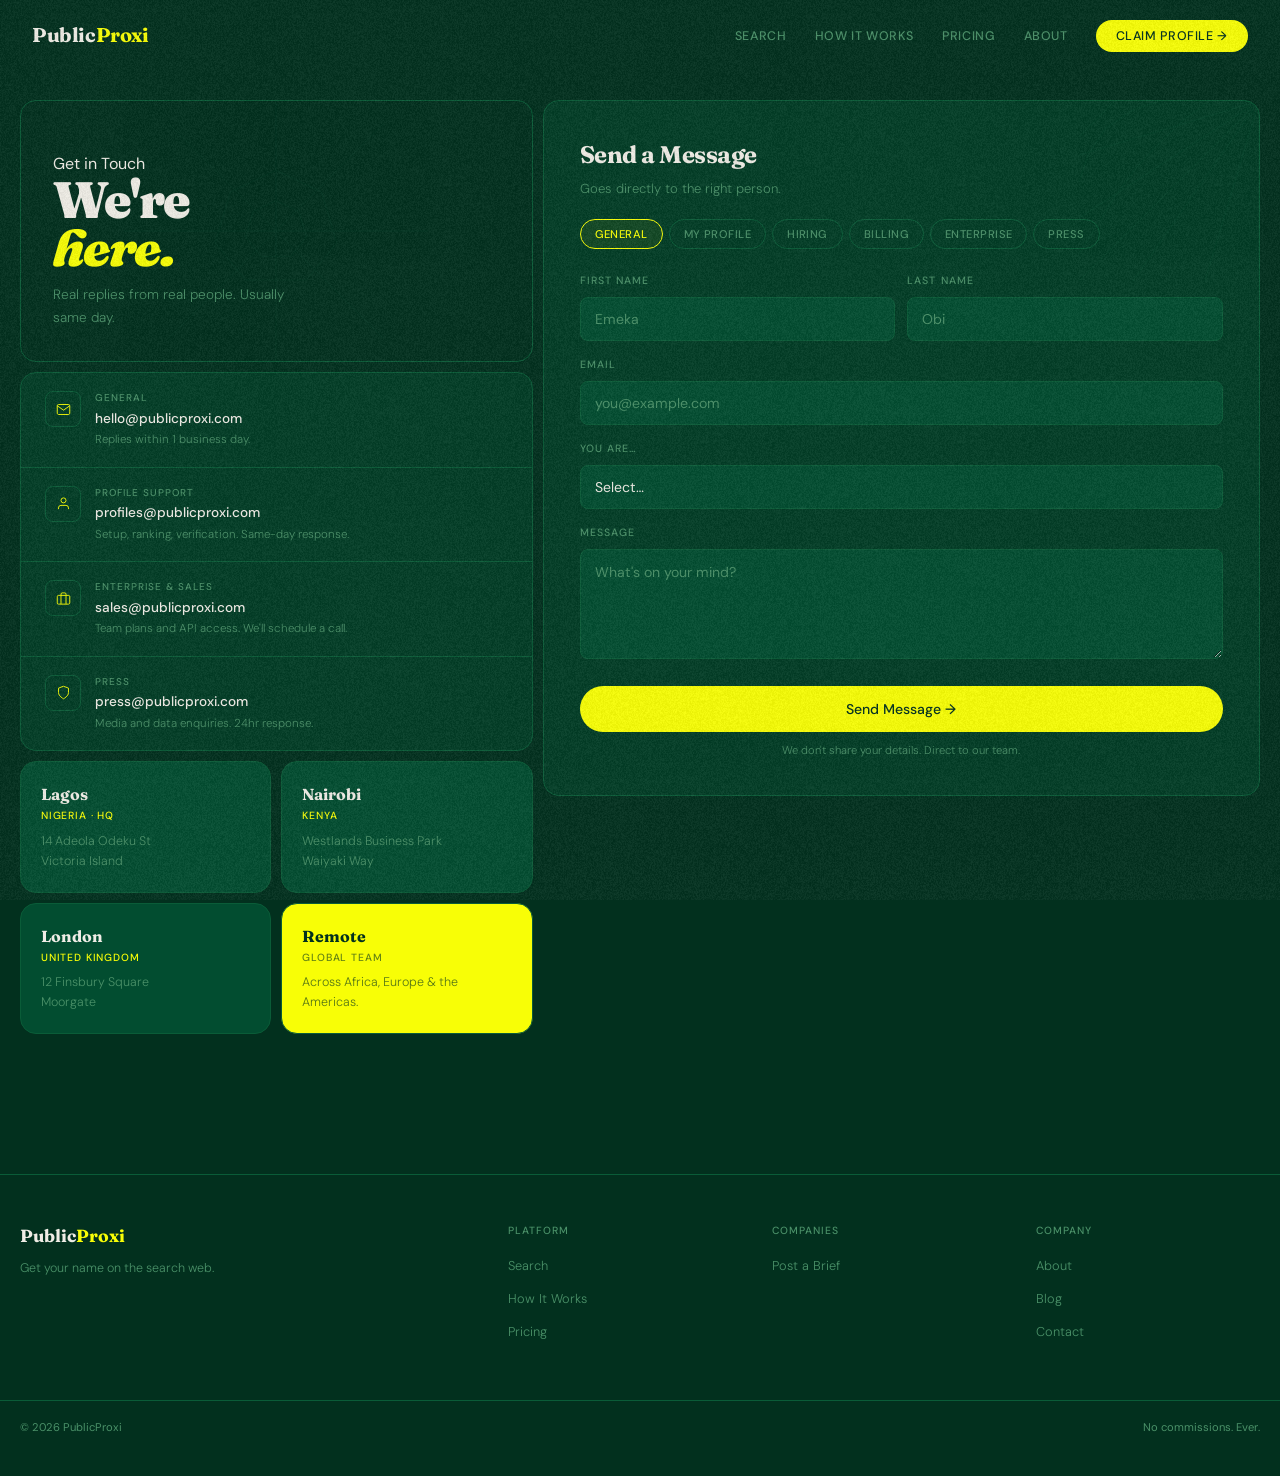
<file: contact.html>
<!DOCTYPE html><html lang="en"><head><meta charset="UTF-8"/><meta name="viewport" content="width=device-width,initial-scale=1.0"/><title>Contact — PublicProxi</title><link rel="preconnect" href="https://fonts.googleapis.com"/><link rel="preconnect" href="https://fonts.gstatic.com" crossorigin/><link href="https://fonts.googleapis.com/css2?family=Fraunces:ital,opsz,wght@0,9..144,700;0,9..144,900;1,9..144,300;1,9..144,700&family=DM+Sans:wght@300;400;500&display=swap" rel="stylesheet"/><link rel="stylesheet" href="shared.css"/>
<style>
.page-top{padding-top:100px}
.web-radial{position:absolute;inset:0;pointer-events:none;z-index:0;opacity:.15;display:flex;align-items:center;justify-content:center}
.web-radial svg{width:130%;height:130%;position:absolute;top:50%;left:50%;transform:translate(-50%,-50%)}
.wc{position:absolute;pointer-events:none;z-index:0}
.wc-tr{top:0;right:0;width:180px;height:180px;opacity:.2}
.wc-bl{bottom:0;left:0;width:160px;height:160px;opacity:.2}
.g-contact{display:grid;grid-template-columns:1fr 1.4fr;gap:10px;align-items:start}
/* LEFT */
.contact-left{display:flex;flex-direction:column;gap:10px}
.t-c-hl{background:var(--void);border-radius:var(--radius);border:1px solid var(--rule);position:relative;overflow:hidden}
.t-c-hl .ti{justify-content:flex-end;min-height:260px}
.c-h{font-family:'Fraunces',serif;font-size:clamp(2.5rem,4vw,4rem);font-weight:900;letter-spacing:-.04em;line-height:.94;margin-bottom:12px}
.c-h em{font-style:italic;color:var(--signal)}
.c-p{font-size:.85rem;color:var(--muted);font-weight:300;line-height:1.65;max-width:260px}
/* CHANNELS */
.channels{background:var(--surface);border:1px solid var(--rule);border-radius:var(--radius);overflow:hidden}
.channel{display:flex;align-items:flex-start;gap:14px;padding:18px 24px;border-bottom:1px solid var(--rule)}
.channel:last-child{border-bottom:none}
.ch-icon{width:36px;height:36px;border:1px solid var(--rule);border-radius:8px;display:flex;align-items:center;justify-content:center;color:var(--signal);flex-shrink:0}
.ch-icon svg{width:15px;height:15px}
.ch-label{font-size:.62rem;font-weight:500;letter-spacing:.1em;text-transform:uppercase;color:var(--muted);margin-bottom:3px}
.ch-val{font-size:.85rem;font-weight:500;color:var(--text);margin-bottom:2px}
.ch-note{font-size:.72rem;color:var(--muted);font-weight:300}
/* OFFICES */
.g-offices{display:grid;grid-template-columns:1fr 1fr;gap:10px}
.office{background:var(--lift);border:1px solid var(--rule);border-radius:var(--radius);padding:20px}
.off-city{font-family:'Fraunces',serif;font-size:1rem;font-weight:700;margin-bottom:2px}
.off-country{font-size:.65rem;font-weight:500;letter-spacing:.08em;text-transform:uppercase;color:var(--signal);margin-bottom:8px}
.off-addr{font-size:.78rem;color:var(--muted);line-height:1.6;font-weight:300}
/* FORM */
.t-form{background:var(--surface);border:1px solid var(--rule);border-radius:var(--radius);padding:36px;position:relative;overflow:hidden}
.form-h{font-family:'Fraunces',serif;font-size:1.5rem;font-weight:700;letter-spacing:-.02em;margin-bottom:6px}
.form-sub{font-size:.82rem;color:var(--muted);font-weight:300;margin-bottom:20px}
/* TOPIC TABS */
.topic-tabs{display:flex;flex-wrap:wrap;gap:6px;margin-bottom:24px}
.ttab{font-size:.7rem;font-weight:500;padding:6px 14px;border:1px solid var(--rule);border-radius:100px;color:var(--muted);cursor:pointer;transition:all .2s;text-transform:uppercase;letter-spacing:.04em;background:transparent}
.ttab:hover{border-color:var(--muted);color:var(--text)}
.ttab.on{border-color:var(--signal);color:var(--signal);background:rgba(248,254,6,.06)}
.fg{margin-bottom:16px}
.fg label{display:block;font-size:.66rem;font-weight:500;letter-spacing:.1em;text-transform:uppercase;color:var(--muted);margin-bottom:8px}
.fg input,.fg textarea,.fg select{width:100%;background:var(--lift);border:1px solid var(--rule);border-radius:8px;color:var(--text);font-family:'DM Sans',sans-serif;font-size:.88rem;padding:12px 14px;outline:none;transition:border-color .2s;-webkit-appearance:none}
.fg input:focus,.fg textarea:focus,.fg select:focus{border-color:var(--signal);box-shadow:0 0 0 3px rgba(248,254,6,.08)}
.fg input::placeholder,.fg textarea::placeholder{color:var(--muted)}
.fg textarea{resize:vertical;min-height:110px;line-height:1.55}
.fg-row{display:grid;grid-template-columns:1fr 1fr;gap:12px}
.sub-btn{width:100%;padding:14px;background:var(--signal);color:var(--void);border:none;border-radius:100px;font-family:'DM Sans',sans-serif;font-size:.88rem;font-weight:500;cursor:pointer;transition:opacity .2s;margin-top:4px}
.sub-btn:hover{opacity:.88}
.form-note{font-size:.7rem;color:var(--muted);text-align:center;margin-top:10px;font-weight:300}
.success{display:none;text-align:center;padding:48px 0}
.success-icon{width:56px;height:56px;border-radius:50%;background:rgba(2,197,122,.1);border:1px solid rgba(2,197,122,.3);display:flex;align-items:center;justify-content:center;margin:0 auto 20px;font-size:1.4rem}
.success h3{font-family:'Fraunces',serif;font-size:1.8rem;font-weight:700;margin-bottom:10px}
.success p{font-size:.85rem;color:var(--muted);font-weight:300;line-height:1.65}
@media(max-width:900px){.g-contact{grid-template-columns:1fr}.fg-row{grid-template-columns:1fr}}
</style></head><body>
<svg width="0" height="0" style="position:absolute"><defs>
<symbol id="wf" viewBox="0 0 400 400"><g fill="none" stroke="#0A5C38" stroke-width="1"><line x1="200" y1="200" x2="200" y2="20"/><line x1="200" y1="200" x2="327" y2="73"/><line x1="200" y1="200" x2="380" y2="200"/><line x1="200" y1="200" x2="327" y2="327"/><line x1="200" y1="200" x2="200" y2="380"/><line x1="200" y1="200" x2="73" y2="327"/><line x1="200" y1="200" x2="20" y2="200"/><line x1="200" y1="200" x2="73" y2="73"/><polygon points="200,164 227,177 236,207 218,230 182,230 164,207 173,177"/><polygon points="200,128 254,154 272,214 236,258 164,258 128,214 146,154"/></g></symbol>
<symbol id="wtr" viewBox="0 0 200 200"><g fill="none" stroke="#0A5C38" stroke-width="1"><line x1="200" y1="0" x2="0" y2="200"/><line x1="200" y1="0" x2="60" y2="200"/><line x1="200" y1="0" x2="140" y2="200"/><line x1="200" y1="0" x2="200" y2="200"/><line x1="200" y1="0" x2="0" y2="60"/><line x1="200" y1="0" x2="0" y2="130"/><polyline points="40,0 20,20 0,40"/><polyline points="90,0 60,10 30,30 10,60 0,90"/><polyline points="145,0 115,22 88,48 62,76 40,106 20,138 0,170"/></g></symbol>
<symbol id="wbl" viewBox="0 0 200 200"><g fill="none" stroke="#0A5C38" stroke-width="1"><line x1="0" y1="200" x2="200" y2="0"/><line x1="0" y1="200" x2="140" y2="0"/><line x1="0" y1="200" x2="60" y2="0"/><line x1="0" y1="200" x2="0" y2="0"/><line x1="0" y1="200" x2="200" y2="140"/><line x1="0" y1="200" x2="200" y2="70"/><polyline points="0,160 20,180 40,200"/><polyline points="0,110 10,140 30,170 60,190 90,200"/><polyline points="0,60 12,90 32,120 58,145 86,164 114,178 148,188 180,196 200,200"/></g></symbol>
</defs></svg>
<nav id="nav"><a href="index.html" class="logo">Public<em>Proxi</em></a><ul class="nav-links"><li><a href="search.html">Search</a></li><li><a href="how-it-works.html">How It Works</a></li><li><a href="pricing.html">Pricing</a></li><li><a href="about.html">About</a></li><li><a href="search.html" class="nav-pill">Claim Profile →</a></li></ul></nav>
<div class="page"><div class="page-top">
<div class="g-contact">
  <div class="contact-left">
    <div class="t-c-hl">
      <div class="web-radial"><svg><use href="#wf"/></svg></div>
      <div class="ti">
        <div class="eyebrow">Get in Touch</div>
        <h1 class="c-h">We're<br><em>here.</em></h1>
        <p class="c-p">Real replies from real people. Usually same day.</p>
      </div>
    </div>
    <div class="channels fu">
      <div class="channel">
        <div class="ch-icon"><svg viewBox="0 0 24 24" fill="none" stroke="currentColor" stroke-width="1.5"><path d="M4 4h16c1.1 0 2 .9 2 2v12c0 1.1-.9 2-2 2H4c-1.1 0-2-.9-2-2V6c0-1.1.9-2 2-2z"/><polyline points="22,6 12,13 2,6"/></svg></div>
        <div><div class="ch-label">General</div><div class="ch-val">hello@publicproxi.com</div><div class="ch-note">Replies within 1 business day.</div></div>
      </div>
      <div class="channel">
        <div class="ch-icon"><svg viewBox="0 0 24 24" fill="none" stroke="currentColor" stroke-width="1.5"><path d="M20 21v-2a4 4 0 0 0-4-4H8a4 4 0 0 0-4 4v2"/><circle cx="12" cy="7" r="4"/></svg></div>
        <div><div class="ch-label">Profile Support</div><div class="ch-val">profiles@publicproxi.com</div><div class="ch-note">Setup, ranking, verification. Same-day response.</div></div>
      </div>
      <div class="channel">
        <div class="ch-icon"><svg viewBox="0 0 24 24" fill="none" stroke="currentColor" stroke-width="1.5"><rect x="2" y="7" width="20" height="14" rx="2"/><path d="M16 21V5a2 2 0 0 0-2-2h-4a2 2 0 0 0-2 2v16"/></svg></div>
        <div><div class="ch-label">Enterprise & Sales</div><div class="ch-val">sales@publicproxi.com</div><div class="ch-note">Team plans and API access. We'll schedule a call.</div></div>
      </div>
      <div class="channel">
        <div class="ch-icon"><svg viewBox="0 0 24 24" fill="none" stroke="currentColor" stroke-width="1.5"><path d="M12 22s8-4 8-10V5l-8-3-8 3v7c0 6 8 10 8 10z"/></svg></div>
        <div><div class="ch-label">Press</div><div class="ch-val">press@publicproxi.com</div><div class="ch-note">Media and data enquiries. 24hr response.</div></div>
      </div>
    </div>
    <div class="g-offices fu">
      <div class="office"><div class="off-city">Lagos</div><div class="off-country">Nigeria · HQ</div><div class="off-addr">14 Adeola Odeku St<br>Victoria Island</div></div>
      <div class="office"><div class="off-city">Nairobi</div><div class="off-country">Kenya</div><div class="off-addr">Westlands Business Park<br>Waiyaki Way</div></div>
      <div class="office"><div class="off-city">London</div><div class="off-country">United Kingdom</div><div class="off-addr">12 Finsbury Square<br>Moorgate</div></div>
      <div class="office" style="background:var(--signal)"><div class="off-city" style="color:var(--void)">Remote</div><div class="off-country" style="color:rgba(2,48,30,.6)">Global Team</div><div class="off-addr" style="color:rgba(2,48,30,.65)">Across Africa, Europe & the Americas.</div></div>
    </div>
  </div>
  <!-- FORM -->
  <div class="t-form fu">
    <div class="wc wc-tr"><svg width="100%" height="100%"><use href="#wtr"/></svg></div>
    <div id="form-area" style="position:relative;z-index:1">
      <div class="form-h">Send a Message</div>
      <p class="form-sub">Goes directly to the right person.</p>
      <div class="topic-tabs">
        <div class="ttab on" onclick="sel(this)">General</div>
        <div class="ttab" onclick="sel(this)">My Profile</div>
        <div class="ttab" onclick="sel(this)">Hiring</div>
        <div class="ttab" onclick="sel(this)">Billing</div>
        <div class="ttab" onclick="sel(this)">Enterprise</div>
        <div class="ttab" onclick="sel(this)">Press</div>
      </div>
      <div class="fg-row">
        <div class="fg"><label>First Name</label><input type="text" placeholder="Emeka"/></div>
        <div class="fg"><label>Last Name</label><input type="text" placeholder="Obi"/></div>
      </div>
      <div class="fg"><label>Email</label><input type="email" placeholder="you@example.com"/></div>
      <div class="fg"><label>You are…</label>
        <select><option value="">Select…</option><option>A professional building my profile</option><option>A company looking to hire</option><option>Exploring the platform</option><option>Press / researcher</option><option>Other</option></select>
      </div>
      <div class="fg"><label>Message</label><textarea placeholder="What's on your mind?"></textarea></div>
      <button class="sub-btn" onclick="document.getElementById('form-area').style.display='none';document.getElementById('success').style.display='block'">Send Message →</button>
      <p class="form-note">We don't share your details. Direct to our team.</p>
    </div>
    <div class="success" id="success">
      <div class="success-icon">✓</div>
      <h3>Message sent.</h3>
      <p>We'll reply to your email within 1 business day — usually much sooner.</p>
      <a href="index.html" style="display:inline-block;margin-top:20px;font-size:.82rem;color:var(--signal);text-decoration:none;border-bottom:1px solid var(--signal);padding-bottom:2px">← Back to PublicProxi</a>
    </div>
  </div>
</div>
</div></div>
<footer class="pp-footer"><div><a href="index.html" class="fl">Public<em>Proxi</em></a><p class="ft">Get your name on the search web.</p></div><div class="fc"><h4>Platform</h4><ul><li><a href="search.html">Search</a></li><li><a href="how-it-works.html">How It Works</a></li><li><a href="pricing.html">Pricing</a></li></ul></div><div class="fc"><h4>Companies</h4><ul><li><a href="post-brief.html">Post a Brief</a></li></ul></div><div class="fc"><h4>Company</h4><ul><li><a href="about.html">About</a></li><li><a href="blog.html">Blog</a></li><li><a href="contact.html">Contact</a></li></ul></div></footer>
<div class="pp-fb"><p>© 2026 PublicProxi</p><p>No commissions. Ever.</p></div>
<script>
function sel(el){document.querySelectorAll('.ttab').forEach(t=>t.classList.remove('on'));el.classList.add('on')}
const nav=document.getElementById('nav');window.addEventListener('scroll',()=>nav.classList.toggle('scrolled',scrollY>60));
const obs=new IntersectionObserver(e=>e.forEach(x=>{if(x.isIntersecting)x.target.classList.add('on')}),{threshold:.07});document.querySelectorAll('.fu').forEach(el=>obs.observe(el));
</script></body></html>
</file>
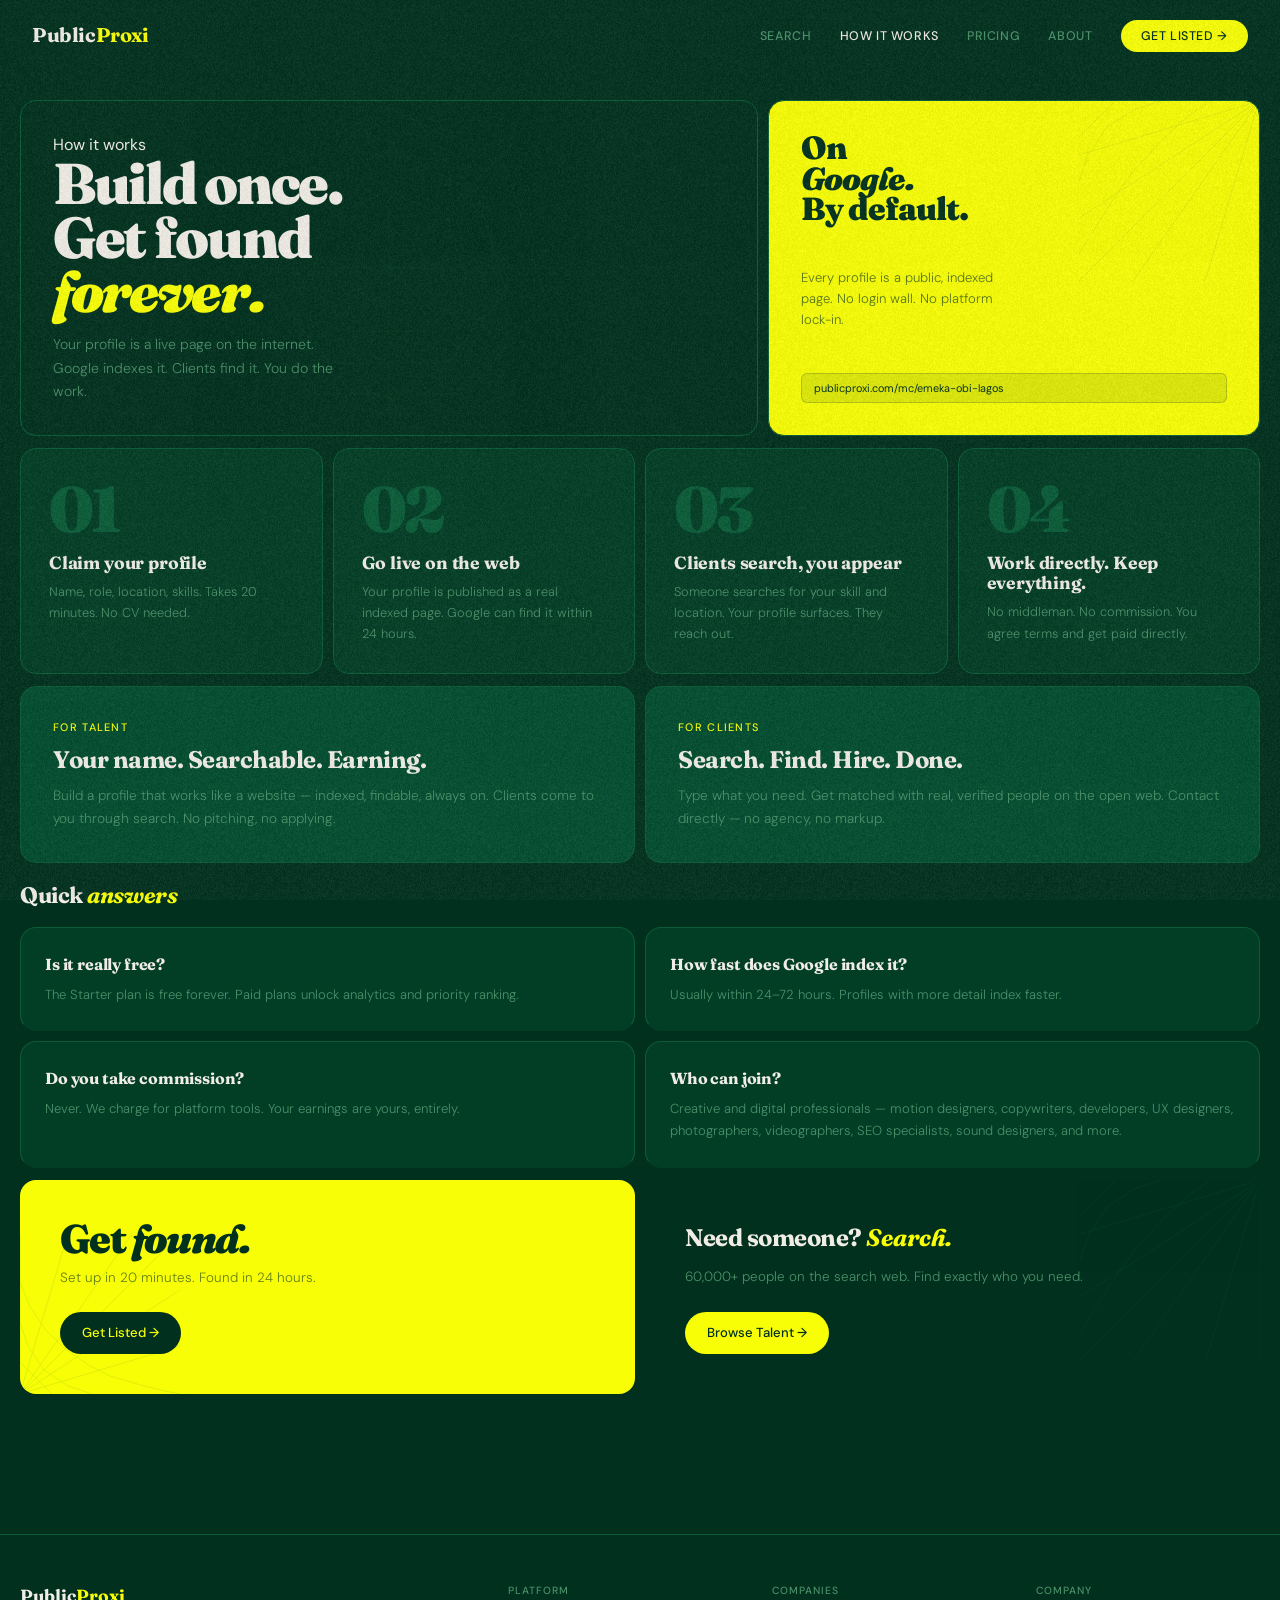
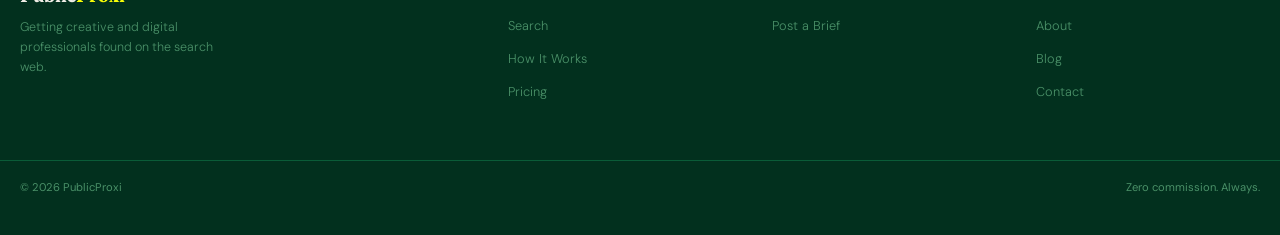
<file: how-it-works.html>
<!DOCTYPE html><html lang="en"><head><meta charset="UTF-8"/><meta name="viewport" content="width=device-width,initial-scale=1.0"/><title>How It Works — PublicProxi</title><link rel="preconnect" href="https://fonts.googleapis.com"/><link rel="preconnect" href="https://fonts.gstatic.com" crossorigin/><link href="https://fonts.googleapis.com/css2?family=Fraunces:ital,opsz,wght@0,9..144,700;0,9..144,900;1,9..144,300;1,9..144,700&family=DM+Sans:wght@300;400;500&display=swap" rel="stylesheet"/><link rel="stylesheet" href="shared.css"/>
<style>
.page-top{padding-top:100px}
.g-hiw-hero{display:grid;grid-template-columns:1.5fr 1fr;gap:10px;margin-bottom:12px}
.t-hiw-hl{background:var(--void);position:relative;overflow:hidden}
.t-hiw-hl .ti{justify-content:flex-end;min-height:320px}
.web-radial{position:absolute;inset:0;pointer-events:none;z-index:0;opacity:.15;display:flex;align-items:center;justify-content:center}
.web-radial svg{width:130%;height:130%;position:absolute;top:50%;left:50%;transform:translate(-50%,-50%)}
.hiw-h{font-family:'Fraunces',serif;font-size:clamp(2.5rem,4.5vw,4.5rem);font-weight:900;letter-spacing:-.04em;line-height:.94;margin-bottom:14px}
.hiw-h em{font-style:italic;color:var(--signal)}
.hiw-sub{font-size:.88rem;color:var(--muted);font-weight:300;line-height:1.65;max-width:300px}
.t-hiw-google{background:var(--signal);position:relative;overflow:hidden}
.t-hiw-google .ti{justify-content:space-between;min-height:320px}
.hg-h{font-family:'Fraunces',serif;font-size:2rem;font-weight:900;line-height:.96;letter-spacing:-.03em;color:var(--void)}
.hg-h em{font-style:italic}
.hg-p{font-size:.82rem;color:rgba(2,48,30,.65);font-weight:300;line-height:1.6;max-width:220px}
.hg-url{font-size:.68rem;color:var(--void);padding:6px 12px;background:rgba(2,48,30,.1);border:1px solid rgba(2,48,30,.2);border-radius:6px;word-break:break-all}
/* STEPS BENTO */
.g-steps{display:grid;grid-template-columns:repeat(4,1fr);gap:10px;margin-bottom:12px}
.step-tile{background:var(--surface);border:1px solid var(--rule);border-radius:var(--radius);padding:28px;position:relative;overflow:hidden;transition:background .2s}
.step-tile:hover{background:var(--lift)}
.step-n{font-family:'Fraunces',serif;font-size:4rem;font-weight:900;letter-spacing:-.04em;color:var(--rule);line-height:1;margin-bottom:12px;transition:color .3s}
.step-tile:hover .step-n{color:var(--signal)}
.step-title{font-family:'Fraunces',serif;font-size:1.1rem;font-weight:700;letter-spacing:-.01em;margin-bottom:8px;line-height:1.15}
.step-body{font-size:.8rem;color:var(--muted);line-height:1.65;font-weight:300}
/* TWO PATHS */
.g-paths{display:grid;grid-template-columns:1fr 1fr;gap:10px;margin-bottom:12px}
.path-tile{background:var(--lift);border-radius:var(--radius);border:1px solid var(--rule);padding:32px;position:relative;overflow:hidden}
.path-label{font-size:.68rem;font-weight:500;letter-spacing:.12em;text-transform:uppercase;color:var(--signal);margin-bottom:12px}
.path-h{font-family:'Fraunces',serif;font-size:1.5rem;font-weight:700;letter-spacing:-.02em;margin-bottom:12px;line-height:1.1}
.path-p{font-size:.85rem;color:var(--muted);font-weight:300;line-height:1.65}
/* FAQ */
.g-faq{display:grid;grid-template-columns:1fr 1fr;gap:10px}
.faq-label-row{grid-column:1/-1;padding:4px 0}
.faq-tile{background:var(--surface);border:1px solid var(--rule);border-radius:var(--radius);padding:24px;cursor:pointer;transition:background .2s;border-bottom:2px solid transparent}
.faq-tile:hover{background:var(--lift);border-bottom-color:var(--signal)}
.fq{font-family:'Fraunces',serif;font-size:1rem;font-weight:700;letter-spacing:-.01em;margin-bottom:8px}
.fa{font-size:.82rem;color:var(--muted);line-height:1.65;font-weight:300}
/* CTA */
.g-cta{display:grid;grid-template-columns:1fr 1fr;gap:10px;margin-top:12px}
.cta-big{background:var(--signal);border-radius:var(--radius);padding:40px;position:relative;overflow:hidden}
.cb-h{font-family:'Fraunces',serif;font-size:2.5rem;font-weight:900;line-height:.96;letter-spacing:-.04em;color:var(--void);margin-bottom:10px}
.cb-h em{font-style:italic}
.cb-p{font-size:.84rem;color:rgba(2,48,30,.6);font-weight:300;margin-bottom:24px}
.cta-dark{background:var(--void);border-radius:var(--radius);padding:40px;display:flex;flex-direction:column;justify-content:space-between;position:relative;overflow:hidden}
.cd-h{font-family:'Fraunces',serif;font-size:1.5rem;font-weight:700;letter-spacing:-.02em;margin-bottom:10px}
.cd-h em{font-style:italic;color:var(--signal)}
.cd-p{font-size:.84rem;color:var(--muted);font-weight:300;line-height:1.6}
.wc{position:absolute;pointer-events:none;z-index:0}
.wc-tr{top:0;right:0;width:180px;height:180px;opacity:.2}
.wc-bl{bottom:0;left:0;width:160px;height:160px;opacity:.2}
@media(max-width:900px){
  .g-hiw-hero,.g-paths,.g-cta{grid-template-columns:1fr}
  .g-steps{grid-template-columns:1fr 1fr}
  .g-faq{grid-template-columns:1fr}
}
</style></head><body>
<svg width="0" height="0" style="position:absolute"><defs>
<symbol id="wf" viewBox="0 0 400 400"><g fill="none" stroke="#0A5C38" stroke-width="1"><line x1="200" y1="200" x2="200" y2="20"/><line x1="200" y1="200" x2="327" y2="73"/><line x1="200" y1="200" x2="380" y2="200"/><line x1="200" y1="200" x2="327" y2="327"/><line x1="200" y1="200" x2="200" y2="380"/><line x1="200" y1="200" x2="73" y2="327"/><line x1="200" y1="200" x2="20" y2="200"/><line x1="200" y1="200" x2="73" y2="73"/><polygon points="200,164 227,177 236,207 218,230 182,230 164,207 173,177"/><polygon points="200,128 254,154 272,214 236,258 164,258 128,214 146,154"/><polygon points="200,90 281,131 308,221 254,287 146,287 92,221 119,131"/><polygon points="200,52 308,108 344,228 272,316 128,316 56,228 92,108"/></g></symbol>
<symbol id="wtr" viewBox="0 0 200 200"><g fill="none" stroke="#0A5C38" stroke-width="1"><line x1="200" y1="0" x2="0" y2="200"/><line x1="200" y1="0" x2="60" y2="200"/><line x1="200" y1="0" x2="140" y2="200"/><line x1="200" y1="0" x2="200" y2="200"/><line x1="200" y1="0" x2="0" y2="60"/><line x1="200" y1="0" x2="0" y2="130"/><polyline points="40,0 20,20 0,40"/><polyline points="90,0 60,10 30,30 10,60 0,90"/><polyline points="145,0 115,22 88,48 62,76 40,106 20,138 0,170"/></g></symbol>
<symbol id="wbl" viewBox="0 0 200 200"><g fill="none" stroke="#0A5C38" stroke-width="1"><line x1="0" y1="200" x2="200" y2="0"/><line x1="0" y1="200" x2="140" y2="0"/><line x1="0" y1="200" x2="60" y2="0"/><line x1="0" y1="200" x2="0" y2="0"/><line x1="0" y1="200" x2="200" y2="140"/><line x1="0" y1="200" x2="200" y2="70"/><polyline points="0,160 20,180 40,200"/><polyline points="0,110 10,140 30,170 60,190 90,200"/><polyline points="0,60 12,90 32,120 58,145 86,164 114,178 148,188 180,196 200,200"/></g></symbol>
</defs></svg>
<nav id="nav"><a href="index.html" class="logo">Public<em>Proxi</em></a><ul class="nav-links"><li><a href="search.html">Search</a></li><li><a href="how-it-works.html" class="active">How It Works</a></li><li><a href="pricing.html">Pricing</a></li><li><a href="about.html">About</a></li><li><a href="search.html" class="nav-pill">Get Listed →</a></li></ul></nav>
<div class="page"><div class="page-top">
<div class="g-hiw-hero">
  <div class="tile t-hiw-hl">
    <div class="web-radial"><svg><use href="#wf"/></svg></div>
    <div class="ti">
      <div class="eyebrow">How it works</div>
      <h1 class="hiw-h">Build once.<br>Get found<br><em>forever.</em></h1>
      <p class="hiw-sub">Your profile is a live page on the internet. Google indexes it. Clients find it. You do the work.</p>
    </div>
  </div>
  <div class="tile t-hiw-google">
    <div class="wc wc-tr" style="opacity:.1"><svg width="100%" height="100%" style="stroke:#02301E"><use href="#wtr"/></svg></div>
    <div class="ti">
      <div class="hg-h">On<br><em>Google.</em><br>By default.</div>
      <p class="hg-p">Every profile is a public, indexed page. No login wall. No platform lock-in.</p>
      <div class="hg-url">publicproxi.com/mc/emeka-obi-lagos</div>
    </div>
  </div>
</div>
<!-- 4 STEPS -->
<div class="g-steps">
  <div class="step-tile fu"><div class="step-n">01</div><div class="step-title">Claim your profile</div><p class="step-body">Name, role, location, skills. Takes 20 minutes. No CV needed.</p></div>
  <div class="step-tile fu"><div class="step-n">02</div><div class="step-title">Go live on the web</div><p class="step-body">Your profile is published as a real indexed page. Google can find it within 24 hours.</p></div>
  <div class="step-tile fu"><div class="step-n">03</div><div class="step-title">Clients search, you appear</div><p class="step-body">Someone searches for your skill and location. Your profile surfaces. They reach out.</p></div>
  <div class="step-tile fu"><div class="step-n">04</div><div class="step-title">Work directly. Keep everything.</div><p class="step-body">No middleman. No commission. You agree terms and get paid directly.</p></div>
</div>
<!-- TWO PATHS -->
<div class="g-paths">
  <div class="path-tile fu">
    <div class="wc wc-bl"><svg width="100%" height="100%"><use href="#wbl"/></svg></div>
    <div style="position:relative;z-index:1">
      <div class="path-label">For Talent</div>
      <div class="path-h">Your name. Searchable. Earning.</div>
      <p class="path-p">Build a profile that works like a website — indexed, findable, always on. Clients come to you through search. No pitching, no applying.</p>
    </div>
  </div>
  <div class="path-tile fu">
    <div class="wc wc-tr"><svg width="100%" height="100%"><use href="#wtr"/></svg></div>
    <div style="position:relative;z-index:1">
      <div class="path-label">For Clients</div>
      <div class="path-h">Search. Find. Hire. Done.</div>
      <p class="path-p">Type what you need. Get matched with real, verified people on the open web. Contact directly — no agency, no markup.</p>
    </div>
  </div>
</div>
<!-- FAQ -->
<div class="g-faq">
  <div class="faq-label-row"><h2 class="sec-h">Quick <em>answers</em></h2></div>
  <div class="faq-tile fu"><div class="fq">Is it really free?</div><p class="fa">The Starter plan is free forever. Paid plans unlock analytics and priority ranking.</p></div>
  <div class="faq-tile fu"><div class="fq">How fast does Google index it?</div><p class="fa">Usually within 24–72 hours. Profiles with more detail index faster.</p></div>
  <div class="faq-tile fu"><div class="fq">Do you take commission?</div><p class="fa">Never. We charge for platform tools. Your earnings are yours, entirely.</p></div>
  <div class="faq-tile fu"><div class="fq">Who can join?</div><p class="fa">Creative and digital professionals — motion designers, copywriters, developers, UX designers, photographers, videographers, SEO specialists, sound designers, and more.</p></div>
</div>
<!-- CTA -->
<div class="g-cta">
  <div class="cta-big fu">
    <div class="wc wc-bl" style="opacity:.12"><svg width="100%" height="100%" style="stroke:#02301E"><use href="#wbl"/></svg></div>
    <div style="position:relative;z-index:1">
      <div class="cb-h">Get <em>found.</em></div>
      <p class="cb-p">Set up in 20 minutes. Found in 24 hours.</p>
      <a href="search.html" class="btn b-dk" style="background:var(--void);color:var(--signal)">Get Listed →</a>
    </div>
  </div>
  <div class="cta-dark fu">
    <div class="wc wc-tr"><svg width="100%" height="100%"><use href="#wtr"/></svg></div>
    <div style="position:relative;z-index:1">
      <div class="cd-h">Need someone? <em>Search.</em></div>
      <p class="cd-p">60,000+ people on the search web. Find exactly who you need.</p>
    </div>
    <a href="search.html" class="btn b-sig" style="width:fit-content;position:relative;z-index:1">Browse Talent →</a>
  </div>
</div>
</div></div>
<footer class="pp-footer"><div><a href="index.html" class="fl">Public<em>Proxi</em></a><p class="ft">Getting creative and digital professionals found on the search web.</p></div><div class="fc"><h4>Platform</h4><ul><li><a href="search.html">Search</a></li><li><a href="how-it-works.html">How It Works</a></li><li><a href="pricing.html">Pricing</a></li></ul></div><div class="fc"><h4>Companies</h4><ul><li><a href="post-brief.html">Post a Brief</a></li></ul></div><div class="fc"><h4>Company</h4><ul><li><a href="about.html">About</a></li><li><a href="blog.html">Blog</a></li><li><a href="contact.html">Contact</a></li></ul></div></footer>
<div class="pp-fb"><p>© 2026 PublicProxi</p><p>Zero commission. Always.</p></div>
<script>const nav=document.getElementById('nav');window.addEventListener('scroll',()=>nav.classList.toggle('scrolled',scrollY>60));const obs=new IntersectionObserver(e=>e.forEach(x=>{if(x.isIntersecting)x.target.classList.add('on')}),{threshold:.07});document.querySelectorAll('.fu').forEach(el=>obs.observe(el));</script>
</body></html>
</file>
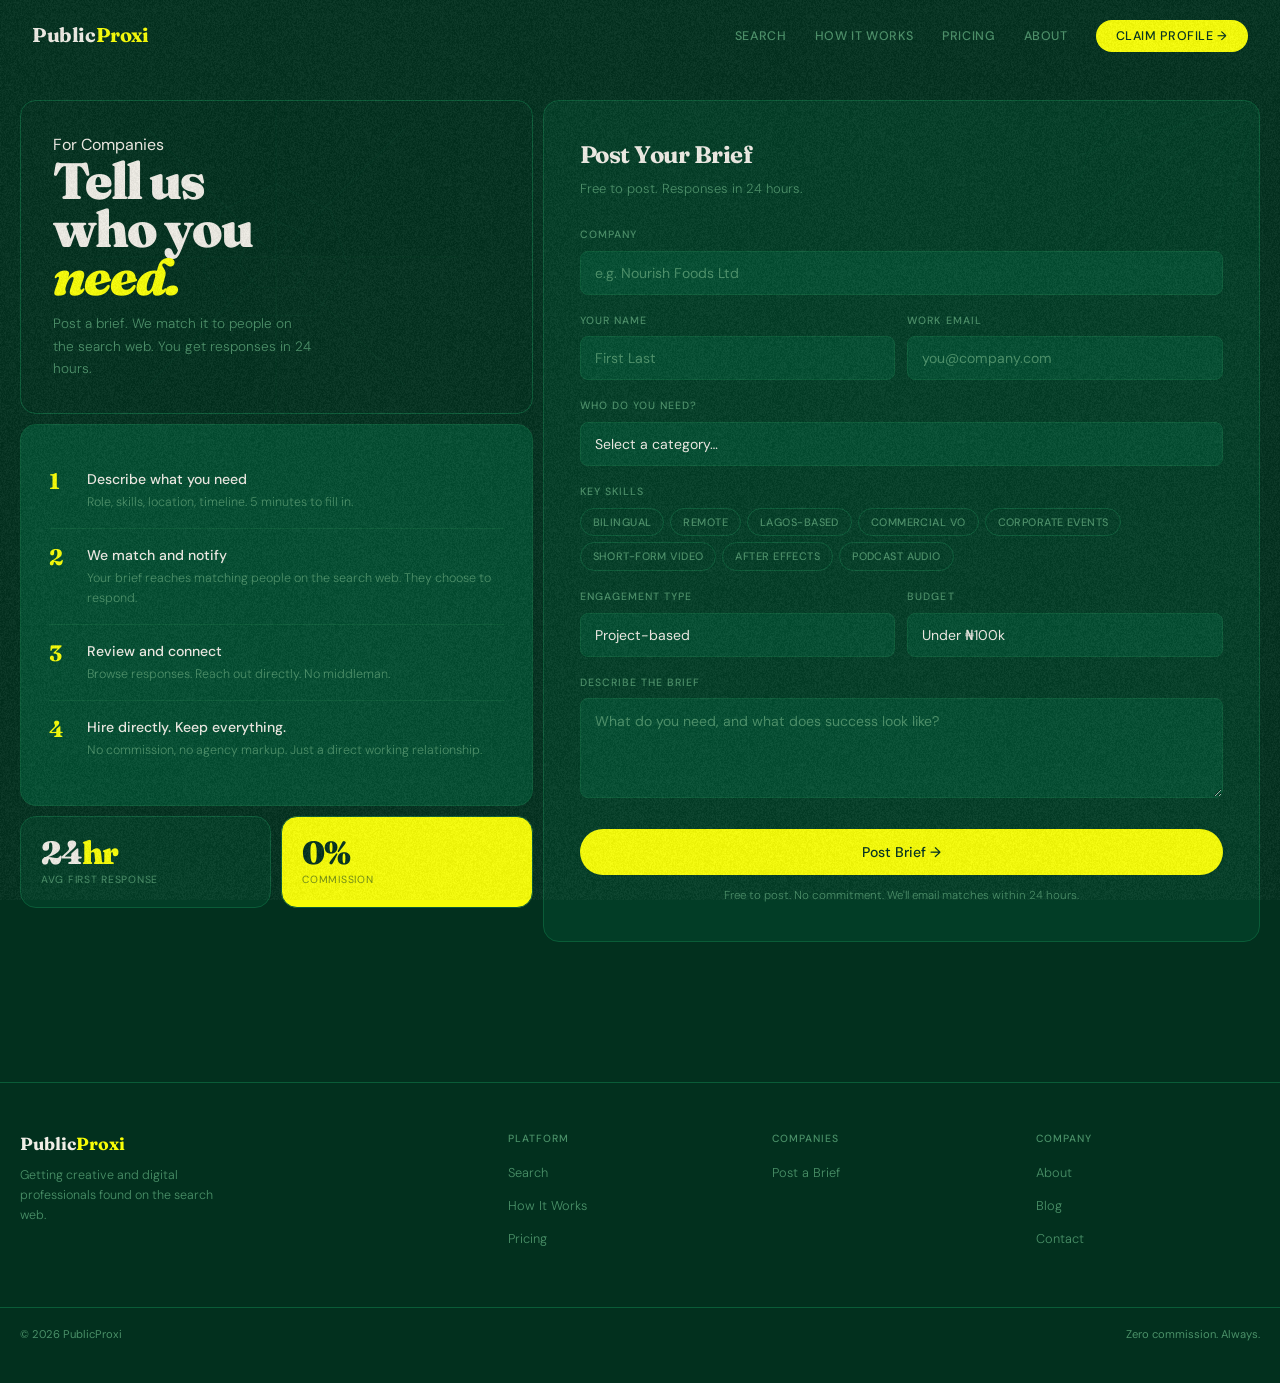
<file: post-brief.html>
<!DOCTYPE html><html lang="en"><head><meta charset="UTF-8"/><meta name="viewport" content="width=device-width,initial-scale=1.0"/><title>Post a Brief — PublicProxi</title><link rel="preconnect" href="https://fonts.googleapis.com"/><link rel="preconnect" href="https://fonts.gstatic.com" crossorigin/><link href="https://fonts.googleapis.com/css2?family=Fraunces:ital,opsz,wght@0,9..144,700;0,9..144,900;1,9..144,300;1,9..144,700&family=DM+Sans:wght@300;400;500&display=swap" rel="stylesheet"/><link rel="stylesheet" href="shared.css"/>
<style>
.page-top{padding-top:100px}
.web-radial{position:absolute;inset:0;pointer-events:none;z-index:0;opacity:.15;display:flex;align-items:center;justify-content:center}
.web-radial svg{width:130%;height:130%;position:absolute;top:50%;left:50%;transform:translate(-50%,-50%)}
.wc{position:absolute;pointer-events:none;z-index:0}
.wc-tr{top:0;right:0;width:180px;height:180px;opacity:.2}
.wc-bl{bottom:0;left:0;width:160px;height:160px;opacity:.2}
.g-brief{display:grid;grid-template-columns:1fr 1.4fr;gap:10px;align-items:start}
/* LEFT INFO */
.brief-left{display:flex;flex-direction:column;gap:10px}
.t-bl-hl{background:var(--void);border-radius:var(--radius);border:1px solid var(--rule);position:relative;overflow:hidden}
.t-bl-hl .ti{min-height:280px;justify-content:flex-end}
.bl-h{font-family:'Fraunces',serif;font-size:clamp(2.5rem,4vw,4rem);font-weight:900;letter-spacing:-.04em;line-height:.94;margin-bottom:12px}
.bl-h em{font-style:italic;color:var(--signal)}
.bl-p{font-size:.85rem;color:var(--muted);font-weight:300;line-height:1.65;max-width:260px}
.step-row{display:flex;gap:14px;padding:16px 0;border-bottom:1px solid var(--rule)}
.step-row:last-child{border-bottom:none}
.step-n{font-family:'Fraunces',serif;font-size:1.4rem;font-weight:700;color:var(--signal);flex-shrink:0;width:24px;line-height:1.1}
.step-title{font-size:.88rem;font-weight:500;margin-bottom:3px}
.step-body{font-size:.78rem;color:var(--muted);font-weight:300;line-height:1.55}
.t-stats-row{display:grid;grid-template-columns:1fr 1fr;gap:10px}
.t-sml{background:var(--surface);border:1px solid var(--rule);border-radius:var(--radius);padding:20px}
.sml-n{font-family:'Fraunces',serif;font-size:2rem;font-weight:900;letter-spacing:-.03em;line-height:1;margin-bottom:3px}
.sml-n em{font-style:normal;color:var(--signal)}
.sml-l{font-size:.65rem;color:var(--muted);text-transform:uppercase;letter-spacing:.07em}
/* RIGHT FORM */
.t-form{background:var(--surface);border:1px solid var(--rule);border-radius:var(--radius);padding:36px;position:relative;overflow:hidden}
.form-h{font-family:'Fraunces',serif;font-size:1.5rem;font-weight:700;letter-spacing:-.02em;margin-bottom:6px}
.form-sub{font-size:.82rem;color:var(--muted);font-weight:300;margin-bottom:28px}
.fg{margin-bottom:18px}
.fg label{display:block;font-size:.66rem;font-weight:500;letter-spacing:.1em;text-transform:uppercase;color:var(--muted);margin-bottom:8px}
.fg input,.fg textarea,.fg select{width:100%;background:var(--lift);border:1px solid var(--rule);border-radius:8px;color:var(--text);font-family:'DM Sans',sans-serif;font-size:.88rem;padding:12px 14px;outline:none;transition:border-color .2s,box-shadow .2s;-webkit-appearance:none}
.fg input:focus,.fg textarea:focus,.fg select:focus{border-color:var(--signal);box-shadow:0 0 0 3px rgba(248,254,6,.08)}
.fg input::placeholder,.fg textarea::placeholder{color:var(--muted)}
.fg textarea{resize:vertical;min-height:100px;line-height:1.55}
.fg select option{background:var(--surface)}
.fg-row{display:grid;grid-template-columns:1fr 1fr;gap:12px}
.chip-wrap{display:flex;flex-wrap:wrap;gap:6px;margin-top:8px}
.chip{font-size:.68rem;font-weight:500;padding:5px 12px;border:1px solid var(--rule);border-radius:100px;color:var(--muted);cursor:pointer;transition:all .2s;text-transform:uppercase;letter-spacing:.04em}
.chip:hover,.chip.on{border-color:var(--signal);color:var(--signal);background:rgba(248,254,6,.06)}
.sub-btn{width:100%;padding:14px;background:var(--signal);color:var(--void);border:none;border-radius:100px;font-family:'DM Sans',sans-serif;font-size:.88rem;font-weight:500;cursor:pointer;transition:opacity .2s;margin-top:6px}
.sub-btn:hover{opacity:.88}
.form-note{font-size:.72rem;color:var(--muted);text-align:center;margin-top:12px;font-weight:300}
.success{display:none;text-align:center;padding:40px 0}
.success-icon{width:56px;height:56px;border-radius:50%;background:rgba(2,197,122,.1);border:1px solid rgba(2,197,122,.3);display:flex;align-items:center;justify-content:center;margin:0 auto 20px;font-size:1.4rem}
.success h3{font-family:'Fraunces',serif;font-size:1.8rem;font-weight:700;margin-bottom:10px}
.success p{font-size:.85rem;color:var(--muted);font-weight:300;line-height:1.65}
@media(max-width:900px){.g-brief{grid-template-columns:1fr}.fg-row{grid-template-columns:1fr}}
</style></head><body>
<svg width="0" height="0" style="position:absolute"><defs>
<symbol id="wf" viewBox="0 0 400 400"><g fill="none" stroke="#0A5C38" stroke-width="1"><line x1="200" y1="200" x2="200" y2="20"/><line x1="200" y1="200" x2="327" y2="73"/><line x1="200" y1="200" x2="380" y2="200"/><line x1="200" y1="200" x2="327" y2="327"/><line x1="200" y1="200" x2="200" y2="380"/><line x1="200" y1="200" x2="73" y2="327"/><line x1="200" y1="200" x2="20" y2="200"/><line x1="200" y1="200" x2="73" y2="73"/><polygon points="200,164 227,177 236,207 218,230 182,230 164,207 173,177"/><polygon points="200,128 254,154 272,214 236,258 164,258 128,214 146,154"/></g></symbol>
<symbol id="wtr" viewBox="0 0 200 200"><g fill="none" stroke="#0A5C38" stroke-width="1"><line x1="200" y1="0" x2="0" y2="200"/><line x1="200" y1="0" x2="60" y2="200"/><line x1="200" y1="0" x2="140" y2="200"/><line x1="200" y1="0" x2="200" y2="200"/><line x1="200" y1="0" x2="0" y2="60"/><line x1="200" y1="0" x2="0" y2="130"/><polyline points="40,0 20,20 0,40"/><polyline points="90,0 60,10 30,30 10,60 0,90"/><polyline points="145,0 115,22 88,48 62,76 40,106 20,138 0,170"/></g></symbol>
<symbol id="wbl" viewBox="0 0 200 200"><g fill="none" stroke="#0A5C38" stroke-width="1"><line x1="0" y1="200" x2="200" y2="0"/><line x1="0" y1="200" x2="140" y2="0"/><line x1="0" y1="200" x2="60" y2="0"/><line x1="0" y1="200" x2="0" y2="0"/><line x1="0" y1="200" x2="200" y2="140"/><line x1="0" y1="200" x2="200" y2="70"/><polyline points="0,160 20,180 40,200"/><polyline points="0,110 10,140 30,170 60,190 90,200"/><polyline points="0,60 12,90 32,120 58,145 86,164 114,178 148,188 180,196 200,200"/></g></symbol>
</defs></svg>
<nav id="nav"><a href="index.html" class="logo">Public<em>Proxi</em></a><ul class="nav-links"><li><a href="search.html">Search</a></li><li><a href="how-it-works.html">How It Works</a></li><li><a href="pricing.html">Pricing</a></li><li><a href="about.html">About</a></li><li><a href="search.html" class="nav-pill">Claim Profile →</a></li></ul></nav>
<div class="page"><div class="page-top">
<div class="g-brief">
  <div class="brief-left">
    <div class="t-bl-hl">
      <div class="web-radial"><svg><use href="#wf"/></svg></div>
      <div class="ti">
        <div class="eyebrow">For Companies</div>
        <h1 class="bl-h">Tell us<br>who you<br><em>need.</em></h1>
        <p class="bl-p">Post a brief. We match it to people on the search web. You get responses in 24 hours.</p>
      </div>
    </div>
    <div class="tile fu" style="background:var(--lift);padding:28px">
      <div class="wc wc-bl"><svg width="100%" height="100%"><use href="#wbl"/></svg></div>
      <div style="position:relative;z-index:1">
        <div class="step-row"><div class="step-n">1</div><div><div class="step-title">Describe what you need</div><p class="step-body">Role, skills, location, timeline. 5 minutes to fill in.</p></div></div>
        <div class="step-row"><div class="step-n">2</div><div><div class="step-title">We match and notify</div><p class="step-body">Your brief reaches matching people on the search web. They choose to respond.</p></div></div>
        <div class="step-row"><div class="step-n">3</div><div><div class="step-title">Review and connect</div><p class="step-body">Browse responses. Reach out directly. No middleman.</p></div></div>
        <div class="step-row"><div class="step-n">4</div><div><div class="step-title">Hire directly. Keep everything.</div><p class="step-body">No commission, no agency markup. Just a direct working relationship.</p></div></div>
      </div>
    </div>
    <div class="t-stats-row">
      <div class="t-sml fu"><div class="sml-n">24<em>hr</em></div><div class="sml-l">Avg first response</div></div>
      <div class="t-sml fu" style="background:var(--signal)"><div class="sml-n" style="color:var(--void)">0<em style="color:var(--void)">%</em></div><div class="sml-l" style="color:rgba(2,48,30,.55)">Commission</div></div>
    </div>
  </div>
  <div class="t-form fu">
    <div class="wc wc-tr"><svg width="100%" height="100%"><use href="#wtr"/></svg></div>
    <div id="form-area" style="position:relative;z-index:1">
      <div class="form-h">Post Your Brief</div>
      <p class="form-sub">Free to post. Responses in 24 hours.</p>
      <div class="fg"><label>Company</label><input type="text" placeholder="e.g. Nourish Foods Ltd"/></div>
      <div class="fg-row">
        <div class="fg"><label>Your Name</label><input type="text" placeholder="First Last"/></div>
        <div class="fg"><label>Work Email</label><input type="email" placeholder="you@company.com"/></div>
      </div>
      <div class="fg"><label>Who do you need?</label>
        <select><option value="">Select a category…</option><option>Motion Designer</option><option>Video Editor</option><option>Videographer</option><option>Animator</option><option>3D Designer</option><option>Copywriter</option><option>UX / UI Designer</option><option>Web Developer</option><option>Brand Strategist</option><option>SEO Specialist</option><option>Paid Ads Specialist</option><option>Social Media Manager</option><option>Photographer</option><option>Voiceover Artist</option><option>Sound Designer</option><option>UGC Creator</option><option>Content Creator</option><option>Podcast Producer</option><option>Other</option></select>
      </div>
      <div class="fg"><label>Key Skills</label>
        <div class="chip-wrap">
          <span class="chip" onclick="this.classList.toggle('on')">Bilingual</span>
          <span class="chip" onclick="this.classList.toggle('on')">Remote</span>
          <span class="chip" onclick="this.classList.toggle('on')">Lagos-based</span>
          <span class="chip" onclick="this.classList.toggle('on')">Commercial VO</span>
          <span class="chip" onclick="this.classList.toggle('on')">Corporate Events</span>
          <span class="chip" onclick="this.classList.toggle('on')">Short-form Video</span>
          <span class="chip" onclick="this.classList.toggle('on')">After Effects</span>
          <span class="chip" onclick="this.classList.toggle('on')">Podcast Audio</span>
        </div>
      </div>
      <div class="fg-row">
        <div class="fg"><label>Engagement Type</label><select><option>Project-based</option><option>Retainer</option><option>Full-time</option><option>One-off</option></select></div>
        <div class="fg"><label>Budget</label><select><option>Under ₦100k</option><option>₦100k–₦500k</option><option>₦500k+</option><option>$50–$200/hr</option><option>$200+/hr</option></select></div>
      </div>
      <div class="fg"><label>Describe the brief</label><textarea placeholder="What do you need, and what does success look like?"></textarea></div>
      <button class="sub-btn" onclick="document.getElementById('form-area').style.display='none';document.getElementById('success').style.display='block'">Post Brief →</button>
      <p class="form-note">Free to post. No commitment. We'll email matches within 24 hours.</p>
    </div>
    <div class="success" id="success">
      <div class="success-icon">✓</div>
      <h3>Brief Posted.</h3>
      <p>We'll match and notify the right people. Expect responses in your inbox within 24 hours.</p>
      <a href="search.html" style="display:inline-block;margin-top:20px;font-size:.82rem;color:var(--signal);text-decoration:none;border-bottom:1px solid var(--signal);padding-bottom:2px">Or search now →</a>
    </div>
  </div>
</div>
</div></div>
<footer class="pp-footer"><div><a href="index.html" class="fl">Public<em>Proxi</em></a><p class="ft">Getting creative and digital professionals found on the search web.</p></div><div class="fc"><h4>Platform</h4><ul><li><a href="search.html">Search</a></li><li><a href="how-it-works.html">How It Works</a></li><li><a href="pricing.html">Pricing</a></li></ul></div><div class="fc"><h4>Companies</h4><ul><li><a href="post-brief.html">Post a Brief</a></li></ul></div><div class="fc"><h4>Company</h4><ul><li><a href="about.html">About</a></li><li><a href="blog.html">Blog</a></li><li><a href="contact.html">Contact</a></li></ul></div></footer>
<div class="pp-fb"><p>© 2026 PublicProxi</p><p>Zero commission. Always.</p></div>
<script>const nav=document.getElementById('nav');window.addEventListener('scroll',()=>nav.classList.toggle('scrolled',scrollY>60));const obs=new IntersectionObserver(e=>e.forEach(x=>{if(x.isIntersecting)x.target.classList.add('on')}),{threshold:.07});document.querySelectorAll('.fu').forEach(el=>obs.observe(el));</script>
</body></html>
</file>
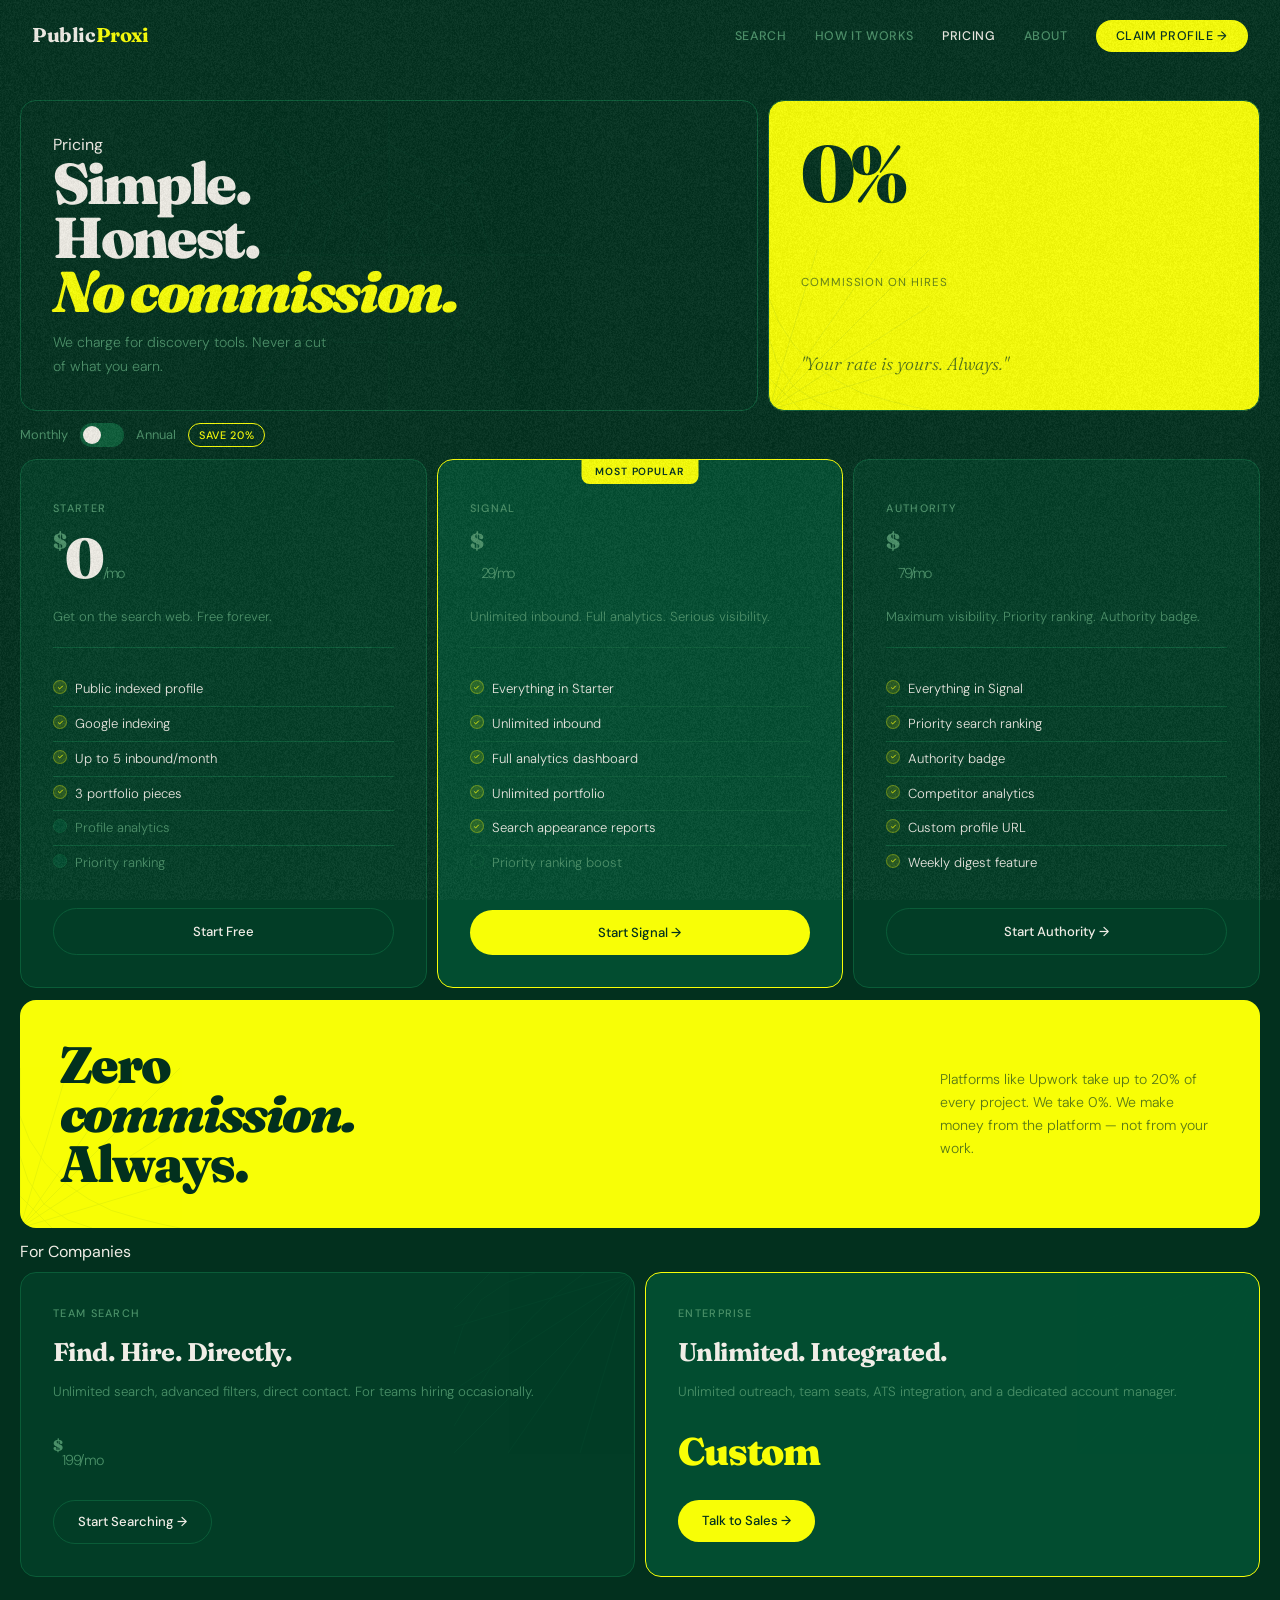
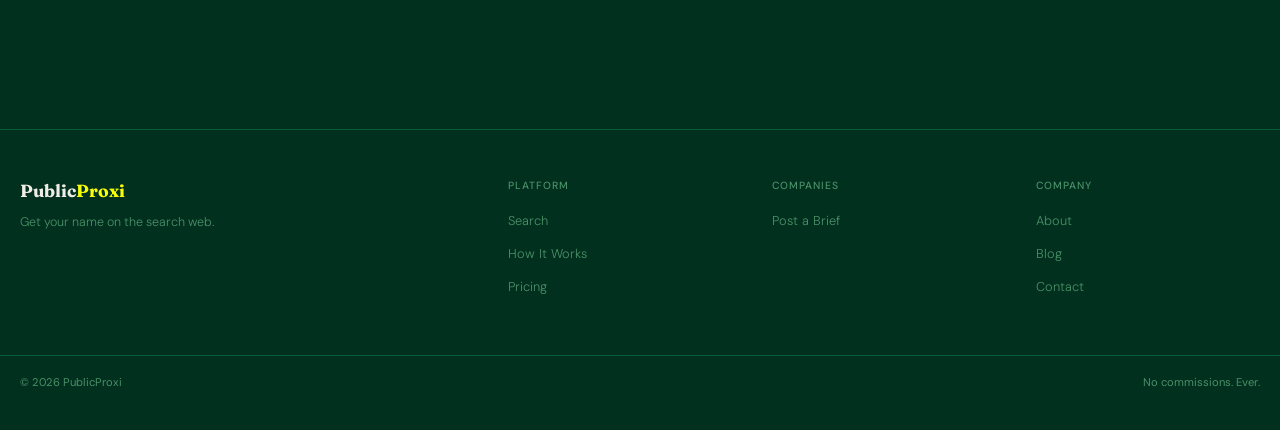
<file: pricing.html>
<!DOCTYPE html><html lang="en"><head><meta charset="UTF-8"/><meta name="viewport" content="width=device-width,initial-scale=1.0"/><title>Pricing — PublicProxi</title><link rel="preconnect" href="https://fonts.googleapis.com"/><link rel="preconnect" href="https://fonts.gstatic.com" crossorigin/><link href="https://fonts.googleapis.com/css2?family=Fraunces:ital,opsz,wght@0,9..144,700;0,9..144,900;1,9..144,300;1,9..144,700&family=DM+Sans:wght@300;400;500&display=swap" rel="stylesheet"/><link rel="stylesheet" href="shared.css"/>
<style>
.page-top{padding-top:100px}
.web-radial{position:absolute;inset:0;pointer-events:none;z-index:0;opacity:.15;display:flex;align-items:center;justify-content:center}
.web-radial svg{width:130%;height:130%;position:absolute;top:50%;left:50%;transform:translate(-50%,-50%)}
.wc{position:absolute;pointer-events:none;z-index:0}
.wc-tr{top:0;right:0;width:180px;height:180px;opacity:.2}
.wc-bl{bottom:0;left:0;width:160px;height:160px;opacity:.2}
/* HERO */
.g-ph{display:grid;grid-template-columns:1.5fr 1fr;gap:10px;margin-bottom:12px}
.t-ph-hl{background:var(--void);position:relative;overflow:hidden}
.t-ph-hl .ti{justify-content:flex-end;min-height:280px}
.ph-h{font-family:'Fraunces',serif;font-size:clamp(2.5rem,4.5vw,4.5rem);font-weight:900;letter-spacing:-.04em;line-height:.94;margin-bottom:12px}
.ph-h em{font-style:italic;color:var(--signal)}
.ph-p{font-size:.88rem;color:var(--muted);font-weight:300;line-height:1.65;max-width:280px}
.t-ph-stat{background:var(--signal);position:relative;overflow:hidden}
.t-ph-stat .ti{justify-content:space-between;min-height:280px}
.ph-stat-n{font-family:'Fraunces',serif;font-size:5rem;font-weight:900;letter-spacing:-.05em;line-height:1;color:var(--void)}
.ph-stat-l{font-size:.72rem;color:rgba(2,48,30,.6);text-transform:uppercase;letter-spacing:.08em}
.ph-stat-sub{font-family:'Fraunces',serif;font-size:1.1rem;font-weight:300;font-style:italic;color:rgba(2,48,30,.7)}
/* TOGGLE */
.toggle-row{display:flex;align-items:center;gap:12px;margin-bottom:12px}
.tgl-lbl{font-size:.8rem;color:var(--muted)}
.tgl{width:44px;height:24px;background:var(--rule);border-radius:12px;position:relative;cursor:pointer;transition:background .3s}
.tgl.on{background:var(--signal)}
.tgl-dot{width:18px;height:18px;background:var(--text);border-radius:50%;position:absolute;top:3px;left:3px;transition:left .3s}
.tgl.on .tgl-dot{left:23px;background:var(--void)}
.save-badge{font-size:.68rem;font-weight:500;color:var(--signal);letter-spacing:.06em;text-transform:uppercase;padding:3px 10px;border:1px solid var(--signal);border-radius:100px}
/* PLANS */
.g-plans{display:grid;grid-template-columns:repeat(3,1fr);gap:10px;margin-bottom:12px}
.plan{background:var(--surface);border:1px solid var(--rule);border-radius:var(--radius);padding:32px;position:relative;overflow:hidden;display:flex;flex-direction:column}
.plan.featured{background:var(--lift);border-color:var(--signal)}
.plan-badge{position:absolute;top:0;left:50%;transform:translateX(-50%);background:var(--signal);color:var(--void);font-size:.65rem;font-weight:600;letter-spacing:.08em;text-transform:uppercase;padding:4px 14px;border-radius:0 0 8px 8px}
.plan-name{font-size:.68rem;font-weight:500;letter-spacing:.12em;text-transform:uppercase;color:var(--muted);margin-bottom:14px;margin-top:8px}
.plan-price{font-family:'Fraunces',serif;font-size:3.5rem;font-weight:900;letter-spacing:-.04em;line-height:1;margin-bottom:4px}
.plan-price sup{font-size:1.4rem;vertical-align:top;margin-top:8px;color:var(--muted)}
.plan-price span{font-size:.9rem;color:var(--muted);font-family:'DM Sans',sans-serif;font-weight:300}
.plan-desc{font-size:.82rem;color:var(--muted);line-height:1.6;font-weight:300;margin:16px 0 24px;padding-bottom:20px;border-bottom:1px solid var(--rule)}
.plan-feats{list-style:none;margin-bottom:28px;flex:1}
.plan-feats li{display:flex;align-items:flex-start;gap:8px;font-size:.82rem;color:var(--muted);padding:7px 0;border-bottom:1px solid var(--rule);font-weight:300}
.plan-feats li:last-child{border-bottom:none}
.plan-feats li.yes{color:var(--text)}
.ck{width:14px;height:14px;border-radius:50%;background:rgba(248,254,6,.15);border:1px solid rgba(248,254,6,.3);display:flex;align-items:center;justify-content:center;flex-shrink:0;margin-top:1px}
.ck svg{width:7px;height:7px;color:var(--signal)}
.xk{width:14px;height:14px;border-radius:50%;background:var(--lift);border:1px solid var(--rule);flex-shrink:0;margin-top:1px}
.plan-btn{display:block;text-align:center;padding:13px;border-radius:100px;font-family:'DM Sans',sans-serif;font-size:.82rem;font-weight:500;cursor:pointer;transition:all .2s;text-decoration:none;border:none}
.pb-sig{background:var(--signal);color:var(--void)}.pb-sig:hover{opacity:.88}
.pb-out{background:transparent;border:1px solid var(--rule);color:var(--text)}.pb-out:hover{border-color:var(--muted)}
/* COMPANY PLANS */
.g-co{display:grid;grid-template-columns:1fr 1fr;gap:10px;margin-bottom:12px}
.co-plan{background:var(--surface);border:1px solid var(--rule);border-radius:var(--radius);padding:32px;position:relative;overflow:hidden}
.co-plan.dark{background:var(--lift);border-color:var(--signal)}
.co-name{font-size:.68rem;font-weight:500;letter-spacing:.12em;text-transform:uppercase;color:var(--muted);margin-bottom:12px}
.co-h{font-family:'Fraunces',serif;font-size:1.6rem;font-weight:700;letter-spacing:-.02em;margin-bottom:10px}
.co-p{font-size:.83rem;color:var(--muted);font-weight:300;line-height:1.6;margin-bottom:20px}
.co-price{font-family:'Fraunces',serif;font-size:2.4rem;font-weight:900;letter-spacing:-.03em;margin-bottom:20px}
.co-price span{font-size:.9rem;color:var(--muted);font-family:'DM Sans',sans-serif;font-weight:300}
/* NC TILE */
.t-nc-wide{background:var(--signal);border-radius:var(--radius);padding:40px;display:flex;align-items:center;justify-content:space-between;gap:24px;position:relative;overflow:hidden;margin-bottom:12px}
.nc-big{font-family:'Fraunces',serif;font-size:clamp(2rem,4vw,3.5rem);font-weight:900;letter-spacing:-.04em;line-height:.96;color:var(--void)}
.nc-big em{font-style:italic}
.nc-side{max-width:280px}
.nc-side p{font-size:.88rem;color:rgba(2,48,30,.65);font-weight:300;line-height:1.65}
@media(max-width:900px){
  .g-ph,.g-co{grid-template-columns:1fr}
  .g-plans{grid-template-columns:1fr}
  .t-nc-wide{flex-direction:column;align-items:flex-start}
}
</style></head><body>
<svg width="0" height="0" style="position:absolute"><defs>
<symbol id="wf" viewBox="0 0 400 400"><g fill="none" stroke="#0A5C38" stroke-width="1"><line x1="200" y1="200" x2="200" y2="20"/><line x1="200" y1="200" x2="327" y2="73"/><line x1="200" y1="200" x2="380" y2="200"/><line x1="200" y1="200" x2="327" y2="327"/><line x1="200" y1="200" x2="200" y2="380"/><line x1="200" y1="200" x2="73" y2="327"/><line x1="200" y1="200" x2="20" y2="200"/><line x1="200" y1="200" x2="73" y2="73"/><polygon points="200,164 227,177 236,207 218,230 182,230 164,207 173,177"/><polygon points="200,128 254,154 272,214 236,258 164,258 128,214 146,154"/><polygon points="200,90 281,131 308,221 254,287 146,287 92,221 119,131"/></g></symbol>
<symbol id="wtr" viewBox="0 0 200 200"><g fill="none" stroke="#0A5C38" stroke-width="1"><line x1="200" y1="0" x2="0" y2="200"/><line x1="200" y1="0" x2="60" y2="200"/><line x1="200" y1="0" x2="140" y2="200"/><line x1="200" y1="0" x2="200" y2="200"/><line x1="200" y1="0" x2="0" y2="60"/><line x1="200" y1="0" x2="0" y2="130"/><polyline points="40,0 20,20 0,40"/><polyline points="90,0 60,10 30,30 10,60 0,90"/><polyline points="145,0 115,22 88,48 62,76 40,106 20,138 0,170"/></g></symbol>
<symbol id="wbl" viewBox="0 0 200 200"><g fill="none" stroke="#0A5C38" stroke-width="1"><line x1="0" y1="200" x2="200" y2="0"/><line x1="0" y1="200" x2="140" y2="0"/><line x1="0" y1="200" x2="60" y2="0"/><line x1="0" y1="200" x2="0" y2="0"/><line x1="0" y1="200" x2="200" y2="140"/><line x1="0" y1="200" x2="200" y2="70"/><polyline points="0,160 20,180 40,200"/><polyline points="0,110 10,140 30,170 60,190 90,200"/><polyline points="0,60 12,90 32,120 58,145 86,164 114,178 148,188 180,196 200,200"/></g></symbol>
</defs></svg>
<nav id="nav"><a href="index.html" class="logo">Public<em>Proxi</em></a><ul class="nav-links"><li><a href="search.html">Search</a></li><li><a href="how-it-works.html">How It Works</a></li><li><a href="pricing.html" class="active">Pricing</a></li><li><a href="about.html">About</a></li><li><a href="search.html" class="nav-pill">Claim Profile →</a></li></ul></nav>
<div class="page"><div class="page-top">
<!-- HERO -->
<div class="g-ph">
  <div class="tile t-ph-hl">
    <div class="web-radial"><svg><use href="#wf"/></svg></div>
    <div class="ti">
      <div class="eyebrow">Pricing</div>
      <h1 class="ph-h">Simple.<br>Honest.<br><em>No commission.</em></h1>
      <p class="ph-p">We charge for discovery tools. Never a cut of what you earn.</p>
    </div>
  </div>
  <div class="tile t-ph-stat">
    <div class="wc wc-bl" style="opacity:.1"><svg width="100%" height="100%" style="stroke:#02301E"><use href="#wbl"/></svg></div>
    <div class="ti">
      <div class="ph-stat-n">0%</div>
      <div class="ph-stat-l">Commission on hires</div>
      <div class="ph-stat-sub">"Your rate is yours. Always."</div>
    </div>
  </div>
</div>
<!-- TOGGLE -->
<div class="toggle-row">
  <span class="tgl-lbl">Monthly</span>
  <div class="tgl" id="tgl"><div class="tgl-dot"></div></div>
  <span class="tgl-lbl">Annual</span>
  <span class="save-badge">Save 20%</span>
</div>
<!-- PLANS -->
<div class="g-plans">
  <div class="plan fu">
    <div class="plan-name">Starter</div>
    <div class="plan-price"><sup>$</sup>0<span>/mo</span></div>
    <p class="plan-desc">Get on the search web. Free forever.</p>
    <ul class="plan-feats">
      <li class="yes"><span class="ck"><svg viewBox="0 0 24 24" fill="none" stroke="currentColor" stroke-width="3"><polyline points="20 6 9 17 4 12"/></svg></span>Public indexed profile</li>
      <li class="yes"><span class="ck"><svg viewBox="0 0 24 24" fill="none" stroke="currentColor" stroke-width="3"><polyline points="20 6 9 17 4 12"/></svg></span>Google indexing</li>
      <li class="yes"><span class="ck"><svg viewBox="0 0 24 24" fill="none" stroke="currentColor" stroke-width="3"><polyline points="20 6 9 17 4 12"/></svg></span>Up to 5 inbound/month</li>
      <li class="yes"><span class="ck"><svg viewBox="0 0 24 24" fill="none" stroke="currentColor" stroke-width="3"><polyline points="20 6 9 17 4 12"/></svg></span>3 portfolio pieces</li>
      <li><span class="xk"></span>Profile analytics</li>
      <li><span class="xk"></span>Priority ranking</li>
    </ul>
    <a href="#" class="plan-btn pb-out">Start Free</a>
  </div>
  <div class="plan featured fu">
    <div class="plan-badge">Most Popular</div>
    <div class="plan-name">Signal</div>
    <div class="plan-price"><sup>$</sup><span id="sp">29</span><span>/mo</span></div>
    <p class="plan-desc">Unlimited inbound. Full analytics. Serious visibility.</p>
    <ul class="plan-feats">
      <li class="yes"><span class="ck"><svg viewBox="0 0 24 24" fill="none" stroke="currentColor" stroke-width="3"><polyline points="20 6 9 17 4 12"/></svg></span>Everything in Starter</li>
      <li class="yes"><span class="ck"><svg viewBox="0 0 24 24" fill="none" stroke="currentColor" stroke-width="3"><polyline points="20 6 9 17 4 12"/></svg></span>Unlimited inbound</li>
      <li class="yes"><span class="ck"><svg viewBox="0 0 24 24" fill="none" stroke="currentColor" stroke-width="3"><polyline points="20 6 9 17 4 12"/></svg></span>Full analytics dashboard</li>
      <li class="yes"><span class="ck"><svg viewBox="0 0 24 24" fill="none" stroke="currentColor" stroke-width="3"><polyline points="20 6 9 17 4 12"/></svg></span>Unlimited portfolio</li>
      <li class="yes"><span class="ck"><svg viewBox="0 0 24 24" fill="none" stroke="currentColor" stroke-width="3"><polyline points="20 6 9 17 4 12"/></svg></span>Search appearance reports</li>
      <li><span class="xk"></span>Priority ranking boost</li>
    </ul>
    <a href="#" class="plan-btn pb-sig">Start Signal →</a>
  </div>
  <div class="plan fu">
    <div class="plan-name">Authority</div>
    <div class="plan-price"><sup>$</sup><span id="ap">79</span><span>/mo</span></div>
    <p class="plan-desc">Maximum visibility. Priority ranking. Authority badge.</p>
    <ul class="plan-feats">
      <li class="yes"><span class="ck"><svg viewBox="0 0 24 24" fill="none" stroke="currentColor" stroke-width="3"><polyline points="20 6 9 17 4 12"/></svg></span>Everything in Signal</li>
      <li class="yes"><span class="ck"><svg viewBox="0 0 24 24" fill="none" stroke="currentColor" stroke-width="3"><polyline points="20 6 9 17 4 12"/></svg></span>Priority search ranking</li>
      <li class="yes"><span class="ck"><svg viewBox="0 0 24 24" fill="none" stroke="currentColor" stroke-width="3"><polyline points="20 6 9 17 4 12"/></svg></span>Authority badge</li>
      <li class="yes"><span class="ck"><svg viewBox="0 0 24 24" fill="none" stroke="currentColor" stroke-width="3"><polyline points="20 6 9 17 4 12"/></svg></span>Competitor analytics</li>
      <li class="yes"><span class="ck"><svg viewBox="0 0 24 24" fill="none" stroke="currentColor" stroke-width="3"><polyline points="20 6 9 17 4 12"/></svg></span>Custom profile URL</li>
      <li class="yes"><span class="ck"><svg viewBox="0 0 24 24" fill="none" stroke="currentColor" stroke-width="3"><polyline points="20 6 9 17 4 12"/></svg></span>Weekly digest feature</li>
    </ul>
    <a href="#" class="plan-btn pb-out">Start Authority →</a>
  </div>
</div>
<!-- NO COMMISSION BANNER -->
<div class="t-nc-wide fu">
  <div class="wc wc-bl" style="opacity:.08"><svg width="100%" height="100%" style="stroke:#02301E"><use href="#wbl"/></svg></div>
  <div class="nc-big" style="position:relative;z-index:1">Zero<br><em>commission.</em><br>Always.</div>
  <div class="nc-side" style="position:relative;z-index:1"><p>Platforms like Upwork take up to 20% of every project. We take 0%. We make money from the platform — not from your work.</p></div>
</div>
<!-- COMPANY PLANS -->
<div class="eyebrow sig" style="margin-bottom:8px">For Companies</div>
<div class="g-co">
  <div class="co-plan fu">
    <div class="wc wc-tr"><svg width="100%" height="100%"><use href="#wtr"/></svg></div>
    <div style="position:relative;z-index:1">
      <div class="co-name">Team Search</div>
      <div class="co-h">Find. Hire. Directly.</div>
      <p class="co-p">Unlimited search, advanced filters, direct contact. For teams hiring occasionally.</p>
      <div class="co-price"><sup style="font-size:1rem;color:var(--muted)">$</sup><span id="tp">199</span><span>/mo</span></div>
      <a href="post-brief.html" class="plan-btn pb-out" style="width:fit-content;padding:11px 24px">Start Searching →</a>
    </div>
  </div>
  <div class="co-plan dark fu">
    <div class="wc wc-tr" style="opacity:.1"><svg width="100%" height="100%" style="stroke:#02301E"><use href="#wtr"/></svg></div>
    <div style="position:relative;z-index:1">
      <div class="co-name">Enterprise</div>
      <div class="co-h">Unlimited. Integrated.</div>
      <p class="co-p">Unlimited outreach, team seats, ATS integration, and a dedicated account manager.</p>
      <div class="co-price" style="color:var(--signal)">Custom</div>
      <a href="contact.html" class="plan-btn pb-sig" style="width:fit-content;padding:11px 24px">Talk to Sales →</a>
    </div>
  </div>
</div>
</div></div>
<footer class="pp-footer"><div><a href="index.html" class="fl">Public<em>Proxi</em></a><p class="ft">Get your name on the search web.</p></div><div class="fc"><h4>Platform</h4><ul><li><a href="search.html">Search</a></li><li><a href="how-it-works.html">How It Works</a></li><li><a href="pricing.html">Pricing</a></li></ul></div><div class="fc"><h4>Companies</h4><ul><li><a href="post-brief.html">Post a Brief</a></li></ul></div><div class="fc"><h4>Company</h4><ul><li><a href="about.html">About</a></li><li><a href="blog.html">Blog</a></li><li><a href="contact.html">Contact</a></li></ul></div></footer>
<div class="pp-fb"><p>© 2026 PublicProxi</p><p>No commissions. Ever.</p></div>
<script>
const nav=document.getElementById('nav');window.addEventListener('scroll',()=>nav.classList.toggle('scrolled',scrollY>60));
const tgl=document.getElementById('tgl');let ann=false;
tgl.addEventListener('click',()=>{ann=!ann;tgl.classList.toggle('on',ann);document.getElementById('sp').textContent=ann?23:29;document.getElementById('ap').textContent=ann?63:79;document.getElementById('tp').textContent=ann?159:199;});
const obs=new IntersectionObserver(e=>e.forEach(x=>{if(x.isIntersecting)x.target.classList.add('on')}),{threshold:.07});document.querySelectorAll('.fu').forEach(el=>obs.observe(el));
</script></body></html>
</file>
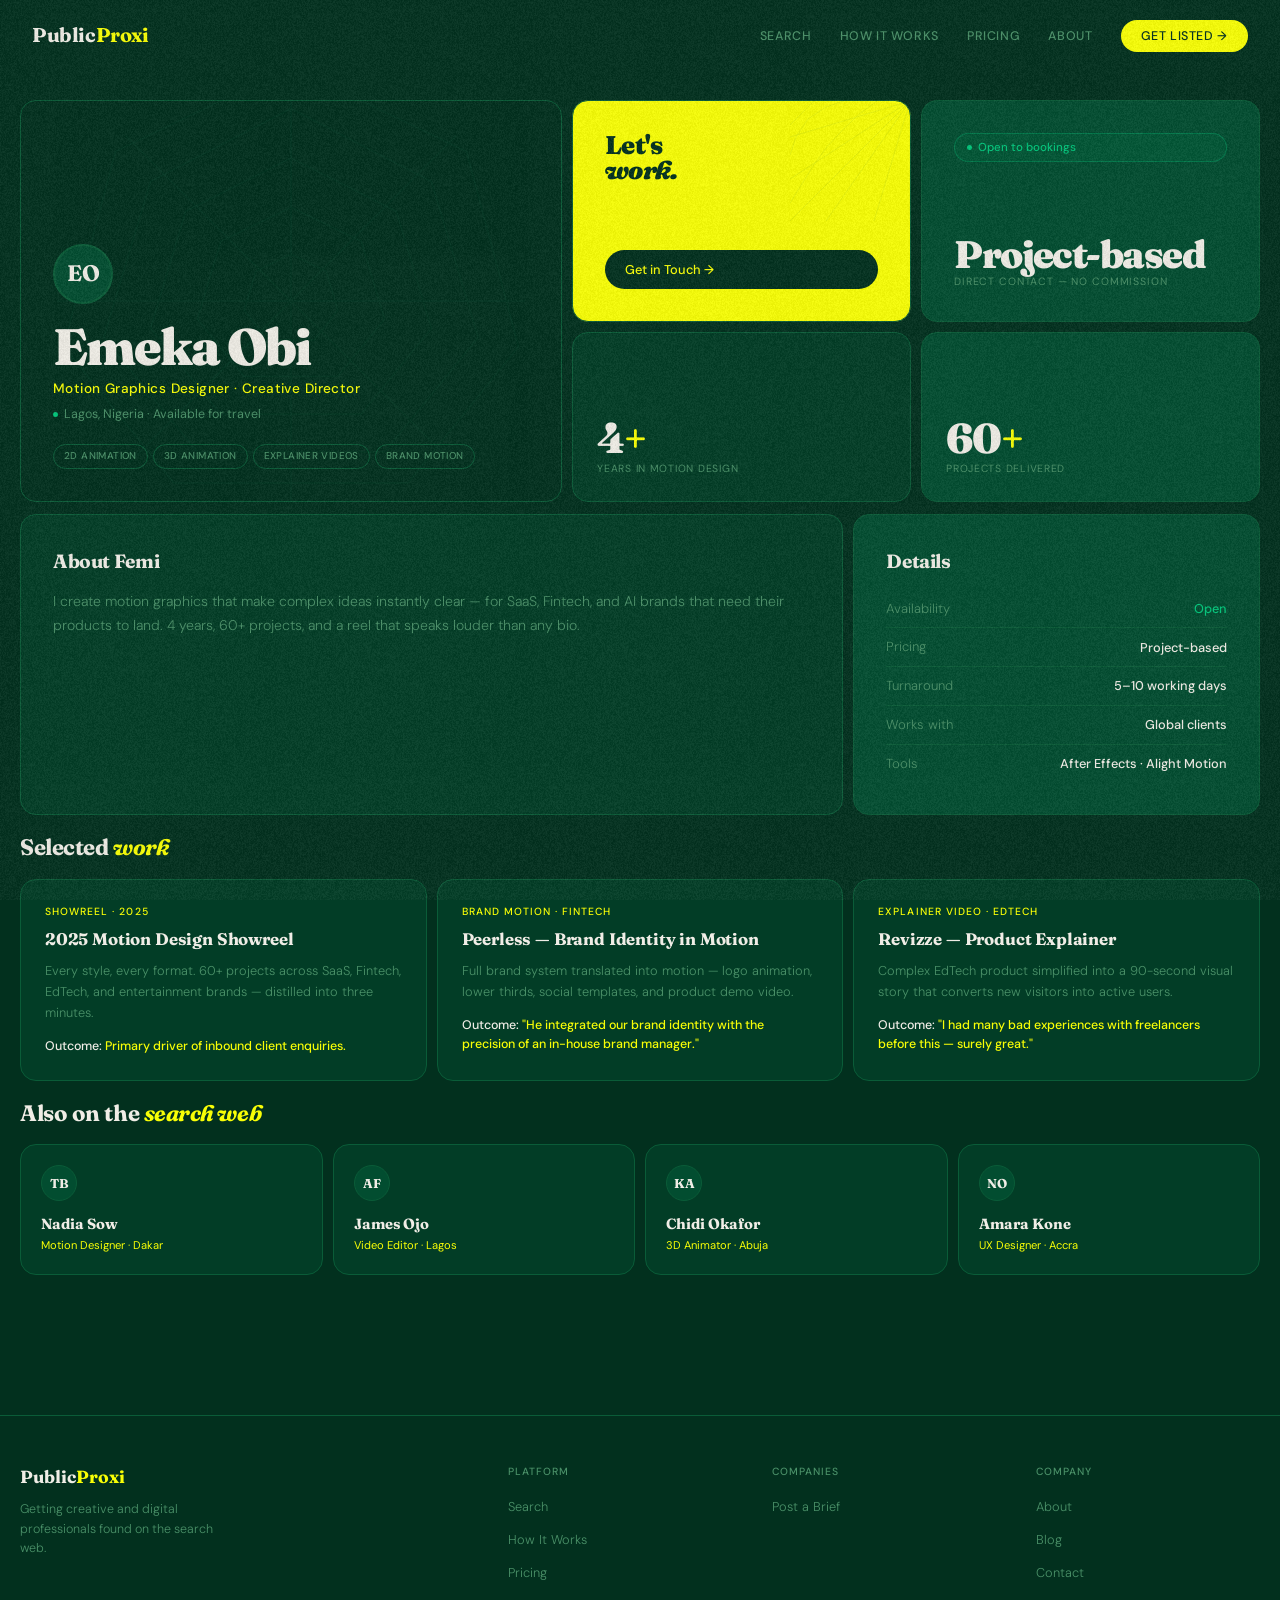
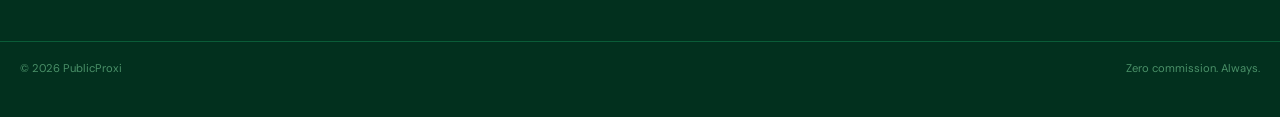
<file: profile.html>
<!DOCTYPE html>
<html lang="en">
<head>
<meta charset="UTF-8"/><meta name="viewport" content="width=device-width,initial-scale=1.0"/>
<title>Femi Maven — Motion Graphics Designer · PublicProxi</title>
<link rel="preconnect" href="https://fonts.googleapis.com"/><link rel="preconnect" href="https://fonts.gstatic.com" crossorigin/>
<link href="https://fonts.googleapis.com/css2?family=Fraunces:ital,opsz,wght@0,9..144,700;0,9..144,900;1,9..144,300;1,9..144,700&family=DM+Sans:wght@300;400;500&display=swap" rel="stylesheet"/>
<link rel="stylesheet" href="shared.css"/>
<style>
.page-top{padding-top:100px}
/* PROFILE HERO BENTO */
.g-profile-hero{display:grid;grid-template-columns:1.6fr 1fr 1fr;grid-template-rows:auto auto;gap:10px;margin-bottom:12px}
/* identity tile */
.t-pid{grid-column:1;grid-row:1/3;background:var(--void);position:relative;overflow:hidden}
.t-pid .ti{justify-content:flex-end;min-height:400px}
.web-radial{position:absolute;inset:0;pointer-events:none;z-index:0;opacity:.15;display:flex;align-items:center;justify-content:center}
.web-radial svg{width:130%;height:130%;position:absolute;top:50%;left:50%;transform:translate(-50%,-50%)}
.prof-avi{width:60px;height:60px;border-radius:50%;background:var(--lift);border:2px solid var(--rule);display:flex;align-items:center;justify-content:center;font-family:'Fraunces',serif;font-size:1.4rem;font-weight:700;margin-bottom:18px}
.prof-name{font-family:'Fraunces',serif;font-size:clamp(2.2rem,4vw,3.5rem);font-weight:900;letter-spacing:-.04em;line-height:.96;margin-bottom:8px}
.prof-role{font-size:.85rem;color:var(--signal);font-weight:500;letter-spacing:.03em;margin-bottom:6px}
.prof-loc{font-size:.78rem;color:var(--muted);display:flex;align-items:center;gap:6px;margin-bottom:20px}
.dot{width:5px;height:5px;border-radius:50%;background:var(--deep)}
.prof-tags{display:flex;flex-wrap:wrap;gap:5px}
.pt{font-size:.62rem;font-weight:500;letter-spacing:.04em;padding:4px 10px;border:1px solid var(--rule);border-radius:100px;color:var(--muted);text-transform:uppercase}
/* contact tile */
.t-pctc{grid-column:2;grid-row:1;background:var(--signal);position:relative;overflow:hidden}
.t-pctc .ti{justify-content:space-between;min-height:160px}
.pctc-h{font-family:'Fraunces',serif;font-size:1.6rem;font-weight:900;line-height:.96;letter-spacing:-.03em;color:var(--void)}
.pctc-h em{font-style:italic}
.b-void{background:var(--void);color:var(--signal);display:inline-block;text-decoration:none;font-family:'DM Sans',sans-serif;font-size:.8rem;font-weight:500;padding:10px 20px;border-radius:100px;transition:opacity .2s}
.b-void:hover{opacity:.85}
/* rate tile */
.t-prate{grid-column:3;grid-row:1;background:var(--lift)}
.t-prate .ti{justify-content:space-between;min-height:160px}
.rate-big{font-family:'Fraunces',serif;font-size:2.4rem;font-weight:900;letter-spacing:-.04em;line-height:1;color:var(--text)}
.rate-label{font-size:.66rem;color:var(--muted);text-transform:uppercase;letter-spacing:.08em}
.avail-badge{display:inline-flex;align-items:center;gap:6px;font-size:.72rem;font-weight:500;color:var(--deep);padding:5px 12px;border:1px solid rgba(2,197,122,.3);border-radius:100px;background:rgba(2,197,122,.07)}
/* stat tiles */
.t-ps{grid-column:2;grid-row:2;display:flex;flex-direction:column;justify-content:flex-end;padding:24px}
.t-psb{grid-column:3;grid-row:2;display:flex;flex-direction:column;justify-content:flex-end;padding:24px;background:var(--lift)}
.ps-n{font-family:'Fraunces',serif;font-size:2.6rem;font-weight:900;letter-spacing:-.04em;line-height:1;margin-bottom:2px}
.ps-n em{font-style:normal;color:var(--signal)}
.ps-l{font-size:.65rem;color:var(--muted);text-transform:uppercase;letter-spacing:.07em}

/* BODY BENTO */
.g-profile-body{display:grid;grid-template-columns:1fr 1fr 1fr;gap:10px;margin-bottom:12px}
/* about */
.t-about{grid-column:1/3;background:var(--surface)}
.t-about .ti{min-height:180px}
.about-h{font-family:'Fraunces',serif;font-size:1.2rem;font-weight:700;letter-spacing:-.02em;margin-bottom:14px}
.about-p{font-size:.88rem;color:var(--muted);line-height:1.7;font-weight:300}
/* avail tile */
.t-detail{background:var(--lift)}
.t-detail .ti{min-height:180px;justify-content:space-between}
.drow{display:flex;justify-content:space-between;align-items:center;padding:9px 0;border-bottom:1px solid var(--rule);font-size:.82rem}
.drow:last-child{border-bottom:none}
.dlabel{color:var(--muted);font-weight:300}
.dval{color:var(--text);font-weight:500;font-size:.8rem}

/* WORK BENTO */
.g-work{display:grid;grid-template-columns:repeat(3,1fr);gap:10px;margin-bottom:12px}
.work-label-row{grid-column:1/-1;display:flex;align-items:center;justify-content:space-between;padding:4px 0}
.wc-card{background:var(--surface);border:1px solid var(--rule);border-radius:var(--radius);padding:24px;position:relative;overflow:hidden;transition:background .2s}
.wc-card:hover{background:var(--lift)}
.wc-eyebrow{font-size:.65rem;font-weight:500;letter-spacing:.1em;text-transform:uppercase;color:var(--signal);margin-bottom:10px}
.wc-title{font-family:'Fraunces',serif;font-size:1.05rem;font-weight:700;letter-spacing:-.01em;margin-bottom:10px;line-height:1.2}
.wc-body{font-size:.8rem;color:var(--muted);line-height:1.65;font-weight:300;margin-bottom:14px}
.wc-result{font-size:.78rem;font-weight:500;color:var(--text)}
.wc-result em{font-style:normal;color:var(--signal)}

/* SIMILAR */
.g-similar{display:grid;grid-template-columns:repeat(4,1fr);gap:10px}
.sim-label-row{grid-column:1/-1;padding:4px 0}
.scard{background:var(--surface);border:1px solid var(--rule);border-radius:var(--radius);padding:20px;text-decoration:none;color:inherit;transition:background .2s;display:flex;flex-direction:column}
.scard:hover{background:var(--lift)}
.sc-avi{width:36px;height:36px;border-radius:50%;background:var(--lift);border:1px solid var(--rule);display:flex;align-items:center;justify-content:center;font-family:'Fraunces',serif;font-size:.8rem;font-weight:700;margin-bottom:12px}
.sc-name{font-family:'Fraunces',serif;font-size:.92rem;font-weight:700;margin-bottom:2px}
.sc-role{font-size:.7rem;color:var(--signal)}

@media(max-width:900px){
  .g-profile-hero{grid-template-columns:1fr 1fr}
  .t-pid{grid-column:1/3}
  .t-pctc{grid-column:1}.t-prate{grid-column:2}
  .t-ps{grid-column:1}.t-psb{grid-column:2}
  .g-profile-body{grid-template-columns:1fr}.t-about{grid-column:1}
  .g-work{grid-template-columns:1fr}.g-similar{grid-template-columns:1fr 1fr}
}
</style>
</head>
<body>
<svg width="0" height="0" style="position:absolute"><defs>
<symbol id="wf" viewBox="0 0 400 400"><g fill="none" stroke="#0A5C38" stroke-width="1"><line x1="200" y1="200" x2="200" y2="20"/><line x1="200" y1="200" x2="327" y2="73"/><line x1="200" y1="200" x2="380" y2="200"/><line x1="200" y1="200" x2="327" y2="327"/><line x1="200" y1="200" x2="200" y2="380"/><line x1="200" y1="200" x2="73" y2="327"/><line x1="200" y1="200" x2="20" y2="200"/><line x1="200" y1="200" x2="73" y2="73"/><polygon points="200,164 227,177 236,207 218,230 182,230 164,207 173,177"/><polygon points="200,128 254,154 272,214 236,258 164,258 128,214 146,154"/><polygon points="200,90 281,131 308,221 254,287 146,287 92,221 119,131"/><polygon points="200,52 308,108 344,228 272,316 128,316 56,228 92,108"/><polygon points="200,20 335,85 375,235 290,340 110,340 25,235 65,85"/></g></symbol>
<symbol id="wtr" viewBox="0 0 200 200"><g fill="none" stroke="#0A5C38" stroke-width="1"><line x1="200" y1="0" x2="0" y2="200"/><line x1="200" y1="0" x2="60" y2="200"/><line x1="200" y1="0" x2="140" y2="200"/><line x1="200" y1="0" x2="200" y2="200"/><line x1="200" y1="0" x2="0" y2="60"/><line x1="200" y1="0" x2="0" y2="130"/><polyline points="40,0 20,20 0,40"/><polyline points="90,0 60,10 30,30 10,60 0,90"/><polyline points="145,0 115,22 88,48 62,76 40,106 20,138 0,170"/></g></symbol>
<symbol id="wbl" viewBox="0 0 200 200"><g fill="none" stroke="#0A5C38" stroke-width="1"><line x1="0" y1="200" x2="200" y2="0"/><line x1="0" y1="200" x2="140" y2="0"/><line x1="0" y1="200" x2="60" y2="0"/><line x1="0" y1="200" x2="0" y2="0"/><line x1="0" y1="200" x2="200" y2="140"/><line x1="0" y1="200" x2="200" y2="70"/><polyline points="0,160 20,180 40,200"/><polyline points="0,110 10,140 30,170 60,190 90,200"/><polyline points="0,60 12,90 32,120 58,145 86,164 114,178 148,188 180,196 200,200"/></g></symbol>
</defs></svg>

<nav id="nav">
  <a href="index.html" class="logo">Public<em>Proxi</em></a>
  <ul class="nav-links">
    <li><a href="search.html">Search</a></li>
    <li><a href="how-it-works.html">How It Works</a></li>
    <li><a href="pricing.html">Pricing</a></li>
    <li><a href="about.html">About</a></li>
    <li><a href="search.html" class="nav-pill">Get Listed →</a></li>
  </ul>
</nav>

<div class="page">
  <div class="page-top">

    <!-- PROFILE HERO -->
    <div class="g-profile-hero">

      <div class="tile t-pid">
        <div class="web-radial"><svg><use href="#wf"/></svg></div>
        <div class="ti">
          <div class="prof-avi">EO</div>
          <div class="prof-name">Emeka Obi</div>
          <div class="prof-role">Motion Graphics Designer · Creative Director</div>
          <div class="prof-loc"><span class="dot"></span>Lagos, Nigeria · Available for travel</div>
          <div class="prof-tags">
            <span class="pt">2D Animation</span>
            <span class="pt">3D Animation</span>
            <span class="pt">Explainer Videos</span>
            <span class="pt">Brand Motion</span>
          </div>
        </div>
      </div>

      <div class="tile t-pctc">
        <div class="wc wc-tr" style="width:120px;height:120px;opacity:.12"><svg width="100%" height="100%" style="stroke:#02301E"><use href="#wtr"/></svg></div>
        <div class="ti">
          <div class="pctc-h">Let's<br><em>work.</em></div>
          <a href="contact.html" class="b-void">Get in Touch →</a>
        </div>
      </div>

      <div class="tile t-prate">
        <div class="ti">
          <div class="avail-badge"><span style="width:5px;height:5px;border-radius:50%;background:var(--deep);display:inline-block"></span>Open to bookings</div>
          <div>
            <div class="rate-big">Project-based</div>
            <div class="rate-label">Direct contact — no commission</div>
          </div>
        </div>
      </div>

      <div class="tile t-ps fu">
        <div class="ps-n">4<em>+</em></div>
        <div class="ps-l">Years in motion design</div>
      </div>

      <div class="tile t-psb fu">
        <div class="ps-n">60<em>+</em></div>
        <div class="ps-l">Projects delivered</div>
      </div>

    </div>

    <!-- BIO + DETAILS -->
    <div class="g-profile-body">
      <div class="tile t-about fu">
        <div class="ti">
          <div class="about-h">About Femi</div>
          <p class="about-p">I create motion graphics that make complex ideas instantly clear — for SaaS, Fintech, and AI brands that need their products to land. 4 years, 60+ projects, and a reel that speaks louder than any bio.</p>
        </div>
      </div>
      <div class="tile t-detail fu">
        <div class="ti">
          <div class="about-h">Details</div>
          <div>
            <div class="drow"><span class="dlabel">Availability</span><span class="dval" style="color:var(--deep)">Open</span></div>
            <div class="drow"><span class="dlabel">Pricing</span><span class="dval">Project-based</span></div>
            <div class="drow"><span class="dlabel">Turnaround</span><span class="dval">5–10 working days</span></div>
            <div class="drow"><span class="dlabel">Works with</span><span class="dval">Global clients</span></div>
            <div class="drow"><span class="dlabel">Tools</span><span class="dval">After Effects · Alight Motion</span></div>
          </div>
        </div>
      </div>
    </div>

    <!-- WORK -->
    <div class="g-work">
      <div class="work-label-row">
        <h2 class="sec-h">Selected <em>work</em></h2>
      </div>
      <div class="wc-card fu">
        <div class="wc-eyebrow">Showreel · 2025</div>
        <div class="wc-title">2025 Motion Design Showreel</div>
        <p class="wc-body">Every style, every format. 60+ projects across SaaS, Fintech, EdTech, and entertainment brands — distilled into three minutes.</p>
        <div class="wc-result">Outcome: <em>Primary driver of inbound client enquiries.</em></div>
      </div>
      <div class="wc-card fu">
        <div class="wc-eyebrow">Brand Motion · Fintech</div>
        <div class="wc-title">Peerless — Brand Identity in Motion</div>
        <p class="wc-body">Full brand system translated into motion — logo animation, lower thirds, social templates, and product demo video.</p>
        <div class="wc-result">Outcome: <em>"He integrated our brand identity with the precision of an in-house brand manager."</em></div>
      </div>
      <div class="wc-card fu">
        <div class="wc-eyebrow">Explainer Video · EdTech</div>
        <div class="wc-title">Revizze — Product Explainer</div>
        <p class="wc-body">Complex EdTech product simplified into a 90-second visual story that converts new visitors into active users.</p>
        <div class="wc-result">Outcome: <em>"I had many bad experiences with freelancers before this — surely great."</em></div>
      </div>
    </div>

    <!-- SIMILAR -->
    <div class="g-similar">
      <div class="sim-label-row">
        <h2 class="sec-h">Also on the <em>search web</em></h2>
      </div>
      <a href="profile.html" class="scard fu"><div class="sc-avi">TB</div><div class="sc-name">Nadia Sow</div><div class="sc-role">Motion Designer · Dakar</div></a>
      <a href="profile.html" class="scard fu"><div class="sc-avi">AF</div><div class="sc-name">James Ojo</div><div class="sc-role">Video Editor · Lagos</div></a>
      <a href="profile.html" class="scard fu"><div class="sc-avi">KA</div><div class="sc-name">Chidi Okafor</div><div class="sc-role">3D Animator · Abuja</div></a>
      <a href="profile.html" class="scard fu"><div class="sc-avi">NO</div><div class="sc-name">Amara Kone</div><div class="sc-role">UX Designer · Accra</div></a>
    </div>

  </div>
</div>

<footer class="pp-footer">
  <div><a href="index.html" class="fl">Public<em>Proxi</em></a><p class="ft">Getting creative and digital professionals found on the search web.</p></div>
  <div class="fc"><h4>Platform</h4><ul><li><a href="search.html">Search</a></li><li><a href="how-it-works.html">How It Works</a></li><li><a href="pricing.html">Pricing</a></li></ul></div>
  <div class="fc"><h4>Companies</h4><ul><li><a href="post-brief.html">Post a Brief</a></li></ul></div>
  <div class="fc"><h4>Company</h4><ul><li><a href="about.html">About</a></li><li><a href="blog.html">Blog</a></li><li><a href="contact.html">Contact</a></li></ul></div>
</footer>
<div class="pp-fb"><p>© 2026 PublicProxi</p><p>Zero commission. Always.</p></div>

<script>
const nav=document.getElementById('nav');
window.addEventListener('scroll',()=>nav.classList.toggle('scrolled',scrollY>60));
const obs=new IntersectionObserver(e=>e.forEach(x=>{if(x.isIntersecting)x.target.classList.add('on')}),{threshold:.07});
document.querySelectorAll('.fu').forEach(el=>obs.observe(el));
</script>
</body>
</html>
</file>
<file: shared.css>
*,*::before,*::after{box-sizing:border-box;margin:0;padding:0}
:root{--void:#02301E;--surface:#023D26;--lift:#024D30;--rule:#0A5C38;--signal:#F8FE06;--text:#F0EDE6;--muted:#4A9068;--deep:#02C57A;--radius:16px}
html{scroll-behavior:smooth}
body{background:var(--void);color:var(--text);font-family:'DM Sans',sans-serif;font-size:16px;line-height:1.5;overflow-x:hidden}
body::before {
    content: '';
    display: block;
    position: fixed;
    top: 0;
    left: 0;
    width: 100%;
    height: 100%;
    opacity: .5;
    background: url(./noise.webp);
    background-repeat: repeat;
    background-size: 257px auto;
    pointer-events: none;
    z-index: 999;
}

/* ── SHARED NAV ── */
nav{position:fixed;top:0;left:0;right:0;z-index:100;display:flex;align-items:center;justify-content:space-between;padding:20px 32px;transition:background .3s}
nav.scrolled{background:rgba(2,48,30,.92);backdrop-filter:blur(16px);border-bottom:1px solid var(--rule)}
.logo{font-family:'Fraunces',serif;font-size:1.25rem;font-weight:700;color:var(--text);text-decoration:none;letter-spacing:-.02em}
.logo em{font-style:normal;color:var(--signal)}
.nav-links{display:flex;gap:28px;list-style:none;align-items:center}
.nav-links a{color:var(--muted);text-decoration:none;font-size:.78rem;font-weight:500;letter-spacing:.05em;text-transform:uppercase;transition:color .2s}
.nav-links a:hover,.nav-links a.active{color:var(--text)}
.nav-pill{background:var(--signal);color:var(--void)!important;padding:8px 20px;border-radius:100px;font-weight:500!important;transition:opacity .2s!important}
.nav-pill:hover{opacity:.88!important}

/* ── SHARED TILE ── */
.tile{background:var(--surface);border-radius:var(--radius);border:1px solid var(--rule);overflow:hidden;position:relative}
.ti{position:relative;z-index:1;padding:32px;height:100%;display:flex;flex-direction:column}

/* ── SHARED BTNS ── */
.btn{display:inline-block;text-decoration:none;font-family:'DM Sans',sans-serif;font-size:.82rem;font-weight:500;padding:11px 22px;border-radius:100px;transition:all .2s;cursor:pointer;border:none}
.b-sig{background:var(--signal);color:var(--void)}.b-sig:hover{opacity:.88}
.b-out{background:transparent;border:1px solid var(--rule);color:var(--text)}.b-out:hover{border-color:var(--muted)}
.b-dk{background:var(--void);color:var(--signal);display:inline-block;text-decoration:none;font-family:'DM Sans',sans-serif;font-size:.82rem;font-weight:500;padding:11px 22px;border-radius:100px;transition:opacity .2s}.b-dk:hover{opacity:.85}

/* ── SHARED FOOTER ── */
.pp-footer{max-width:1320px;margin:60px auto 0;padding:48px 20px 0;border-top:1px solid var(--rule);display:grid;grid-template-columns:2fr 1fr 1fr 1fr;gap:40px}
.fl{font-family:'Fraunces',serif;font-size:1.1rem;font-weight:700;text-decoration:none;color:var(--text)}
.fl em{font-style:normal;color:var(--signal)}
.ft{font-size:.78rem;color:var(--muted);font-weight:300;margin-top:9px;line-height:1.6;max-width:200px}
.fc h4{font-size:.65rem;font-weight:500;letter-spacing:.1em;text-transform:uppercase;color:var(--muted);margin-bottom:14px}
.fc ul{list-style:none}.fc li{margin-bottom:9px}
.fc a{font-size:.8rem;color:var(--muted);text-decoration:none;transition:color .2s;font-weight:300}.fc a:hover{color:var(--text)}
.pp-fb{max-width:1320px;margin:0 auto;padding:18px 20px 40px;display:flex;align-items:center;justify-content:space-between;border-top:1px solid var(--rule);margin-top:48px}
.pp-fb p{font-size:.7rem;color:var(--muted)}

/* ── ANIM ── */
.fu{opacity:0;transform:translateY(14px);transition:opacity .5s ease,transform .5s ease}
.fu.on{opacity:1;transform:translateY(0)}

/* ── COBWEB HELPERS ── */
.web-radial{position:absolute;inset:0;pointer-events:none;z-index:0;display:flex;align-items:center;justify-content:center;opacity:.18}
.web-radial svg{width:130%;height:130%;position:absolute;top:50%;left:50%;transform:translate(-50%,-50%)}
.wc{position:absolute;pointer-events:none;z-index:0}
.wc-tr{top:0;right:0;width:180px;height:180px;opacity:.2}
.wc-bl{bottom:0;left:0;width:160px;height:160px;opacity:.2}
.wc-tl{top:0;left:0;width:150px;height:150px;opacity:.18}
.wc-br{bottom:0;right:0;width:150px;height:150px;opacity:.18}

/* ── PAGE WRAP ── */
.page{padding:0 20px 80px;max-width:1320px;margin:0 auto}

/* ── HERO ── */
.hero-wrap{padding-top:96px;margin-bottom:12px}
.g-hero{display:grid;grid-template-columns:2.2fr 1fr 1fr;grid-template-rows:340px 160px;gap:10px}
.t-hl{grid-column:1;grid-row:1/3;background:var(--void)}
.t-hl .ti{justify-content:flex-end}
.h1{font-family:'Fraunces',serif;font-size:clamp(3rem,5vw,5.6rem);font-weight:900;line-height:.94;letter-spacing:-.04em;margin-bottom:20px}
.h1 em{font-style:italic;color:var(--signal)}
.h1-sub{font-size:.88rem;color:var(--muted);font-weight:300;line-height:1.65;max-width:300px;margin-bottom:24px}
.pill-row{display:flex;gap:8px;flex-wrap:wrap}

.t-srch{grid-column:2/4;grid-row:1;background:var(--lift)}
.t-srch .ti{justify-content:center;gap:14px}
.srch-lbl{font-size:.68rem;font-weight:500;letter-spacing:.12em;text-transform:uppercase;color:var(--muted)}
.srch-shell{display:flex;align-items:center;background:var(--surface);border:1px solid var(--rule);border-radius:100px;overflow:hidden;transition:border-color .2s,box-shadow .2s}
.srch-shell:focus-within{border-color:var(--signal);box-shadow:0 0 0 3px rgba(248,254,6,.1)}
.s-ico{padding:0 16px;color:var(--muted);display:flex;align-items:center;flex-shrink:0}
.s-ico svg{width:15px;height:15px}
#sq{flex:1;background:transparent;border:none;outline:none;color:var(--text);font-family:'DM Sans',sans-serif;font-size:.9rem;padding:13px 0;caret-color:var(--signal)}
#sq::placeholder{color:var(--muted)}
.s-btn{background:var(--signal);border:none;color:var(--void);font-family:'DM Sans',sans-serif;font-size:.78rem;font-weight:500;padding:13px 22px;cursor:pointer;transition:opacity .2s;border-radius:0 100px 100px 0}
.s-btn:hover{opacity:.88}
.tags{display:flex;flex-wrap:wrap;gap:5px}
.stag{font-size:.7rem;color:var(--muted);padding:4px 11px;border:1px solid var(--rule);border-radius:100px;cursor:pointer;transition:all .2s}
.stag:hover{border-color:var(--signal);color:var(--signal)}

.t-sta{grid-column:2;grid-row:2;display:flex;flex-direction:column;justify-content:flex-end;padding:28px;overflow:hidden;position:relative}
.t-stb{grid-column:3;grid-row:2;background:var(--signal);display:flex;flex-direction:column;justify-content:flex-end;padding:28px;overflow:hidden;position:relative;border-radius:var(--radius);border:1px solid transparent}
.stat-n{font-family:'Fraunces',serif;font-size:3rem;font-weight:900;letter-spacing:-.04em;line-height:1;color:var(--text);margin-bottom:3px}
.stat-n em{font-style:normal;color:var(--signal)}
.t-stb .stat-n{color:var(--void)}.t-stb .stat-n em{color:var(--void)}
.stat-l{font-size:.66rem;color:var(--muted);font-weight:400;letter-spacing:.06em;text-transform:uppercase}
.t-stb .stat-l{color:rgba(2,48,30,.55)}

/* ── CAT SCROLL ── */
.cat-scroll{display:flex;gap:7px;overflow-x:auto;padding:10px 0;scrollbar-width:none;margin-bottom:12px}
.cat-scroll::-webkit-scrollbar{display:none}
.cat-chip{flex-shrink:0;font-size:.72rem;font-weight:500;letter-spacing:.04em;padding:7px 16px;border:1px solid var(--rule);border-radius:100px;color:var(--muted);cursor:pointer;transition:all .2s;white-space:nowrap;text-transform:uppercase}
.cat-chip:hover,.cat-chip.on{border-color:var(--signal);color:var(--signal);background:rgba(248,254,6,.06)}

/* ── MID ── */
.g-mid{display:grid;grid-template-columns:1fr 1fr 1fr;gap:10px;margin-bottom:12px}
.t-nc{grid-column:1;background:var(--lift);position:relative;overflow:hidden}
.t-nc .ti{justify-content:space-between;min-height:210px}
.nc-h{font-family:'Fraunces',serif;font-size:2rem;font-weight:700;line-height:1.02;letter-spacing:-.03em}
.nc-h em{font-style:italic;color:var(--signal)}
.nc-p{font-size:.82rem;color:var(--muted);font-weight:300;line-height:1.6;max-width:220px}
.t-goog{grid-column:2;background:var(--void);border:1px solid var(--rule);position:relative;overflow:hidden}
.t-goog .ti{justify-content:space-between;min-height:210px}
.goog-h{font-family:'Fraunces',serif;font-size:1.8rem;font-weight:700;line-height:1.05;letter-spacing:-.03em}
.goog-h em{font-style:italic;color:var(--signal)}
.goog-url{font-size:.68rem;color:var(--deep);padding:6px 12px;background:rgba(2,197,122,.08);border:1px solid rgba(2,197,122,.2);border-radius:6px;width:fit-content;word-break:break-all}
.t-rank{grid-column:3;padding:28px;background:var(--surface);border-radius:var(--radius);border:1px solid var(--rule);position:relative;overflow:hidden}
.rl{font-size:.65rem;font-weight:500;letter-spacing:.1em;text-transform:uppercase;color:var(--muted);margin-bottom:5px}
.rq{font-family:'Fraunces',serif;font-size:.9rem;font-weight:700;color:var(--muted);margin-bottom:14px;font-style:italic}
.rank-list{list-style:none;display:flex;flex-direction:column;gap:7px}
.ri{display:flex;align-items:center;gap:9px;padding:9px 11px;background:var(--void);border-radius:8px;border:1px solid var(--rule)}
.ra{width:28px;height:28px;border-radius:50%;background:var(--lift);border:1px solid var(--rule);display:flex;align-items:center;justify-content:center;font-family:'Fraunces',serif;font-size:.68rem;font-weight:700;flex-shrink:0}
.rn{font-size:.78rem;font-weight:500;flex:1}.rp{font-size:.68rem;color:var(--signal);font-weight:500}

/* ── PROFESSIONALS ── */
.g-pros{display:grid;grid-template-columns:repeat(5,1fr);gap:10px;margin-bottom:12px}
.sec-row{grid-column:1/-1;display:flex;align-items:center;justify-content:space-between;padding:6px 0}
.sec-h{font-family:'Fraunces',serif;font-size:1.4rem;font-weight:700;letter-spacing:-.02em}
.sec-h em{font-style:italic;color:var(--signal)}
.sec-a{font-size:.75rem;color:var(--muted);text-decoration:none;border-bottom:1px solid var(--rule);padding-bottom:2px;transition:color .2s,border-color .2s}
.sec-a:hover{color:var(--signal);border-color:var(--signal)}
.pc{background:var(--surface);border:1px solid var(--rule);border-radius:var(--radius);padding:24px;position:relative;overflow:hidden;text-decoration:none;color:inherit;display:flex;flex-direction:column;transition:background .2s}
.pc::after{content:'';position:absolute;bottom:0;left:0;right:0;height:2px;background:var(--signal);transform:scaleX(0);transition:transform .3s;transform-origin:left}
.pc:hover{background:var(--lift)}.pc:hover::after{transform:scaleX(1)}
.pca{width:40px;height:40px;border-radius:50%;background:var(--lift);border:1.5px solid var(--rule);display:flex;align-items:center;justify-content:center;font-family:'Fraunces',serif;font-size:.9rem;font-weight:700;color:var(--text);margin-bottom:14px}
.pcn{font-family:'Fraunces',serif;font-size:.96rem;font-weight:700;letter-spacing:-.01em;margin-bottom:2px}
.pcr{font-size:.7rem;color:var(--signal);font-weight:500;letter-spacing:.02em;margin-bottom:8px}
.pcl{font-size:.68rem;color:var(--muted);margin-bottom:12px;display:flex;align-items:center;gap:5px}
.dot{width:5px;height:5px;border-radius:50%;background:var(--deep);flex-shrink:0}
.pct{display:flex;flex-wrap:wrap;gap:4px;margin-top:auto}
.pt{font-size:.6rem;font-weight:500;letter-spacing:.04em;padding:3px 8px;border:1px solid var(--rule);border-radius:100px;color:var(--muted);text-transform:uppercase}

/* ── BOTTOM ── */
.g-bot{display:grid;grid-template-columns:1.4fr 1fr;gap:10px}
.t-testi{background:var(--lift);position:relative;overflow:hidden}
.t-testi .ti{justify-content:space-between;min-height:210px}
.tq{font-family:'Fraunces',serif;font-size:1.3rem;font-weight:300;font-style:italic;line-height:1.4;color:var(--text);max-width:440px}
.tq em{font-style:normal;color:var(--signal)}
.tw{display:flex;align-items:center;gap:9px;margin-top:20px}
.twa{width:30px;height:30px;border-radius:50%;background:var(--surface);border:1px solid var(--rule);display:flex;align-items:center;justify-content:center;font-family:'Fraunces',serif;font-size:.72rem;font-weight:700}
.twn{font-size:.8rem;font-weight:500}.twr{font-size:.7rem;color:var(--muted)}
.t-cta{background:var(--signal);position:relative;overflow:hidden}
.t-cta .ti{justify-content:space-between;min-height:210px}
.ct-h{font-family:'Fraunces',serif;font-size:2.4rem;font-weight:900;line-height:.96;letter-spacing:-.04em;color:var(--void)}
.ct-h em{font-style:italic}
.ct-p{font-size:.82rem;color:rgba(2,48,30,.6);font-weight:300;margin-top:10px;line-height:1.5}

@media(max-width:960px){
  nav{padding:16px 18px}.nav-links{display:none}
  .page{padding:0 12px 60px}
  .g-hero{grid-template-columns:1fr 1fr;grid-template-rows:auto auto auto}
  .t-hl{grid-column:1/3;grid-row:1}.t-srch{grid-column:1/3;grid-row:2}
  .t-sta{grid-column:1;grid-row:3}.t-stb{grid-column:2;grid-row:3}
  .g-mid{grid-template-columns:1fr 1fr}
  .t-nc{grid-column:1}.t-goog{grid-column:2}.t-rank{grid-column:1/3}
  .g-pros{grid-template-columns:1fr 1fr}
  .g-bot{grid-template-columns:1fr}
  .pp-footer{grid-template-columns:1fr 1fr;gap:28px}
  .pp-fb{flex-direction:column;gap:5px;text-align:center}
}
</file>
